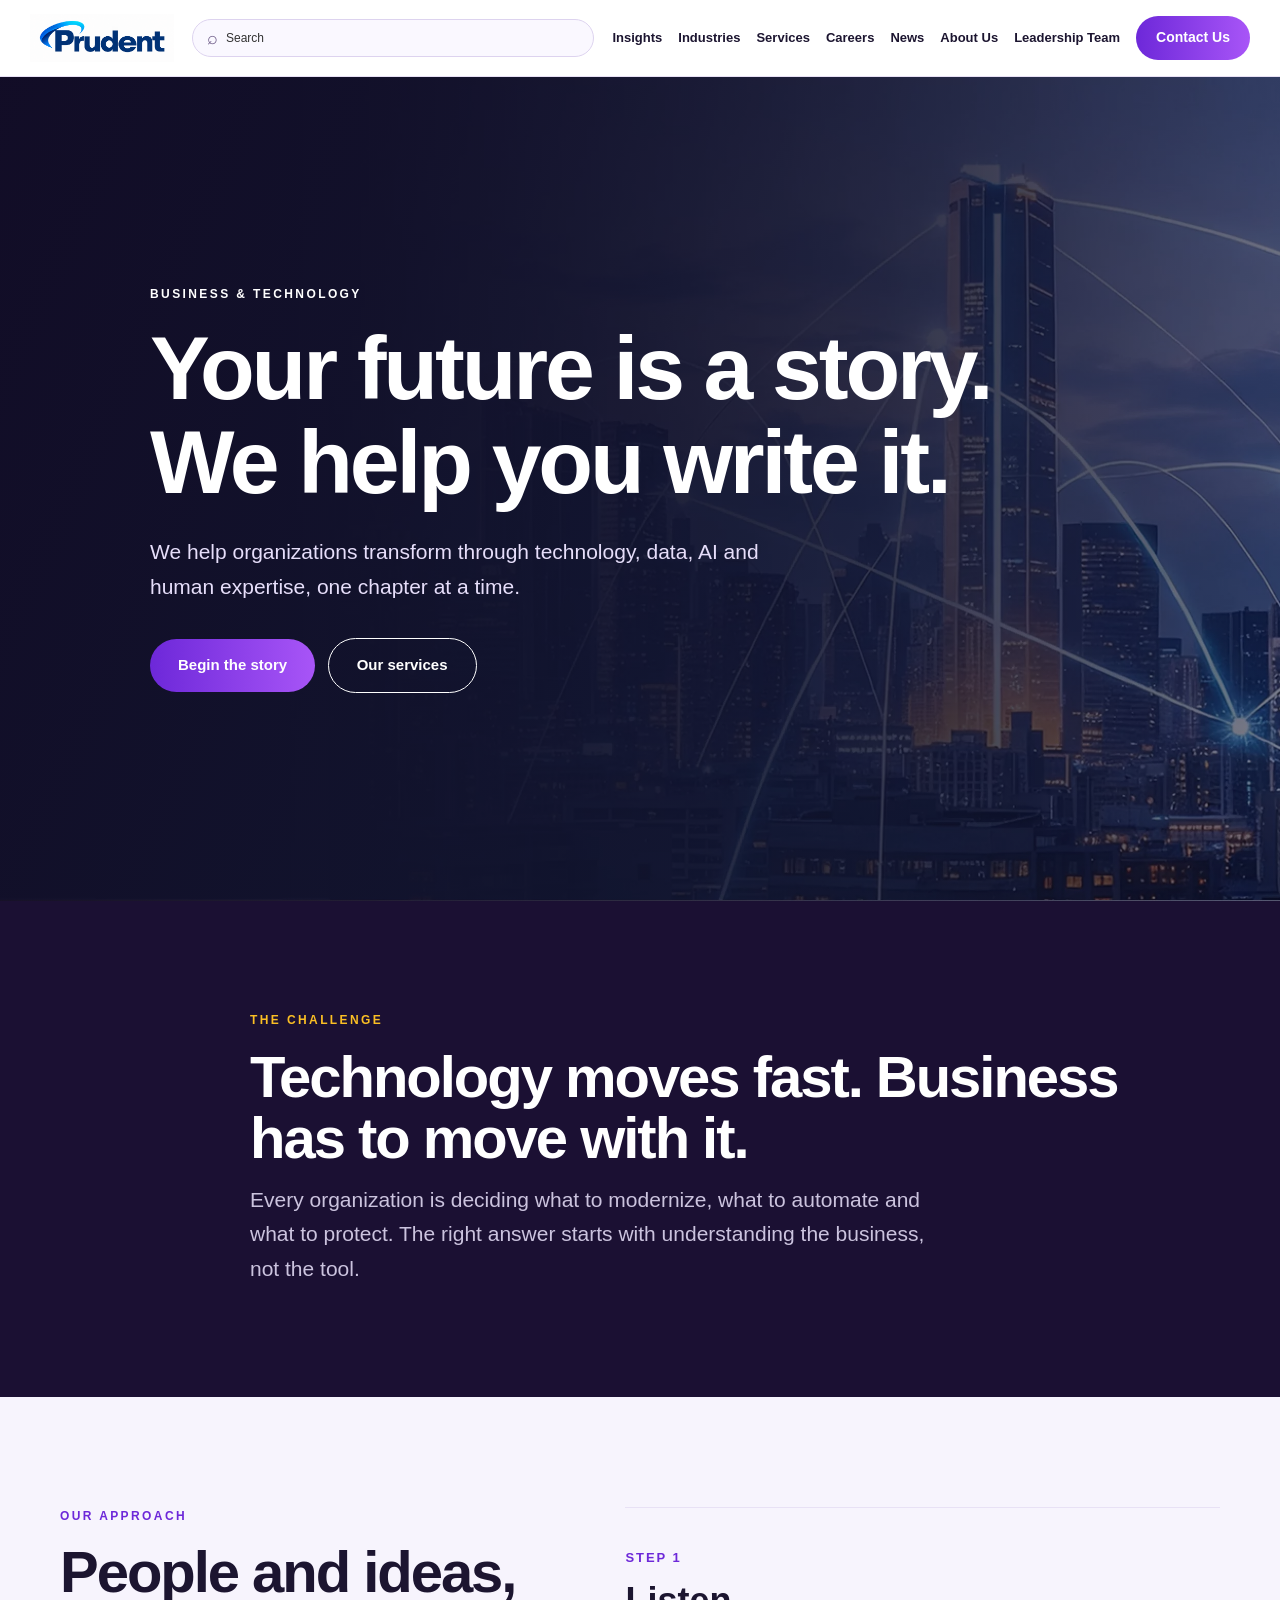
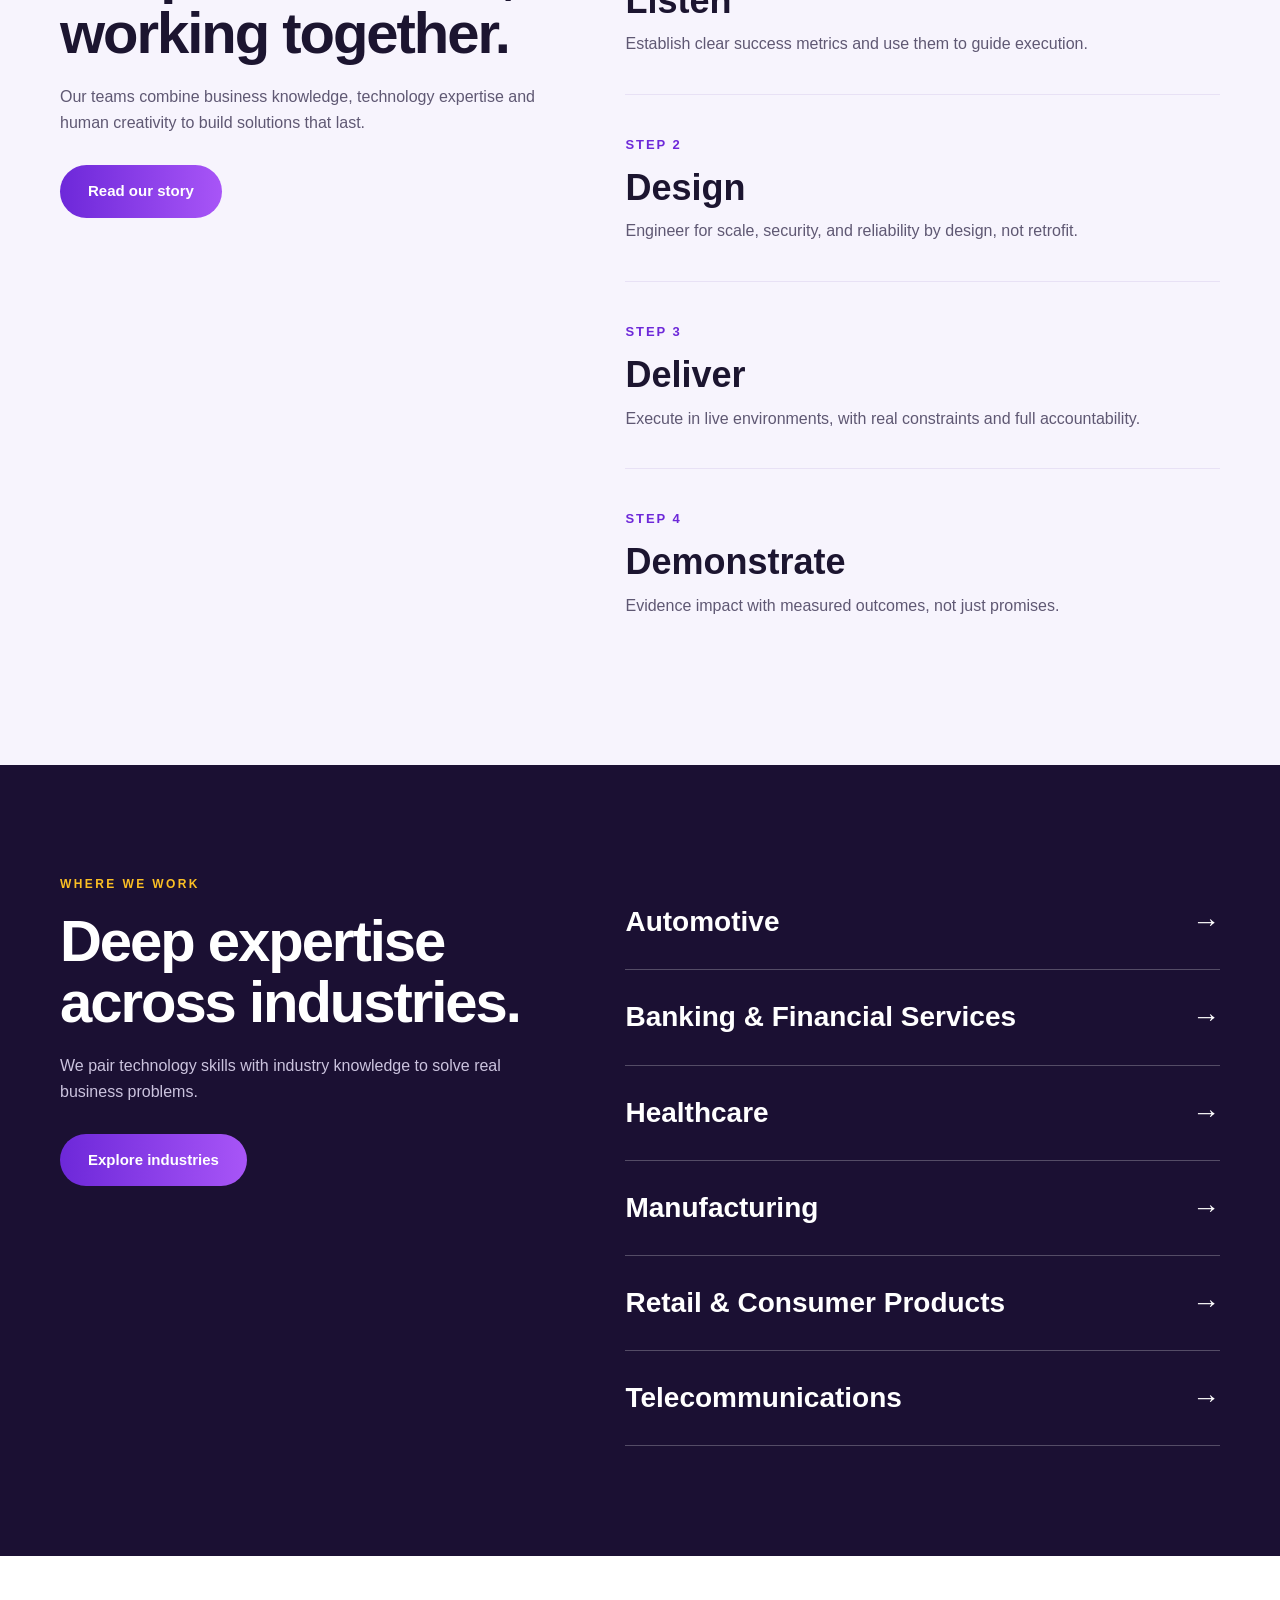
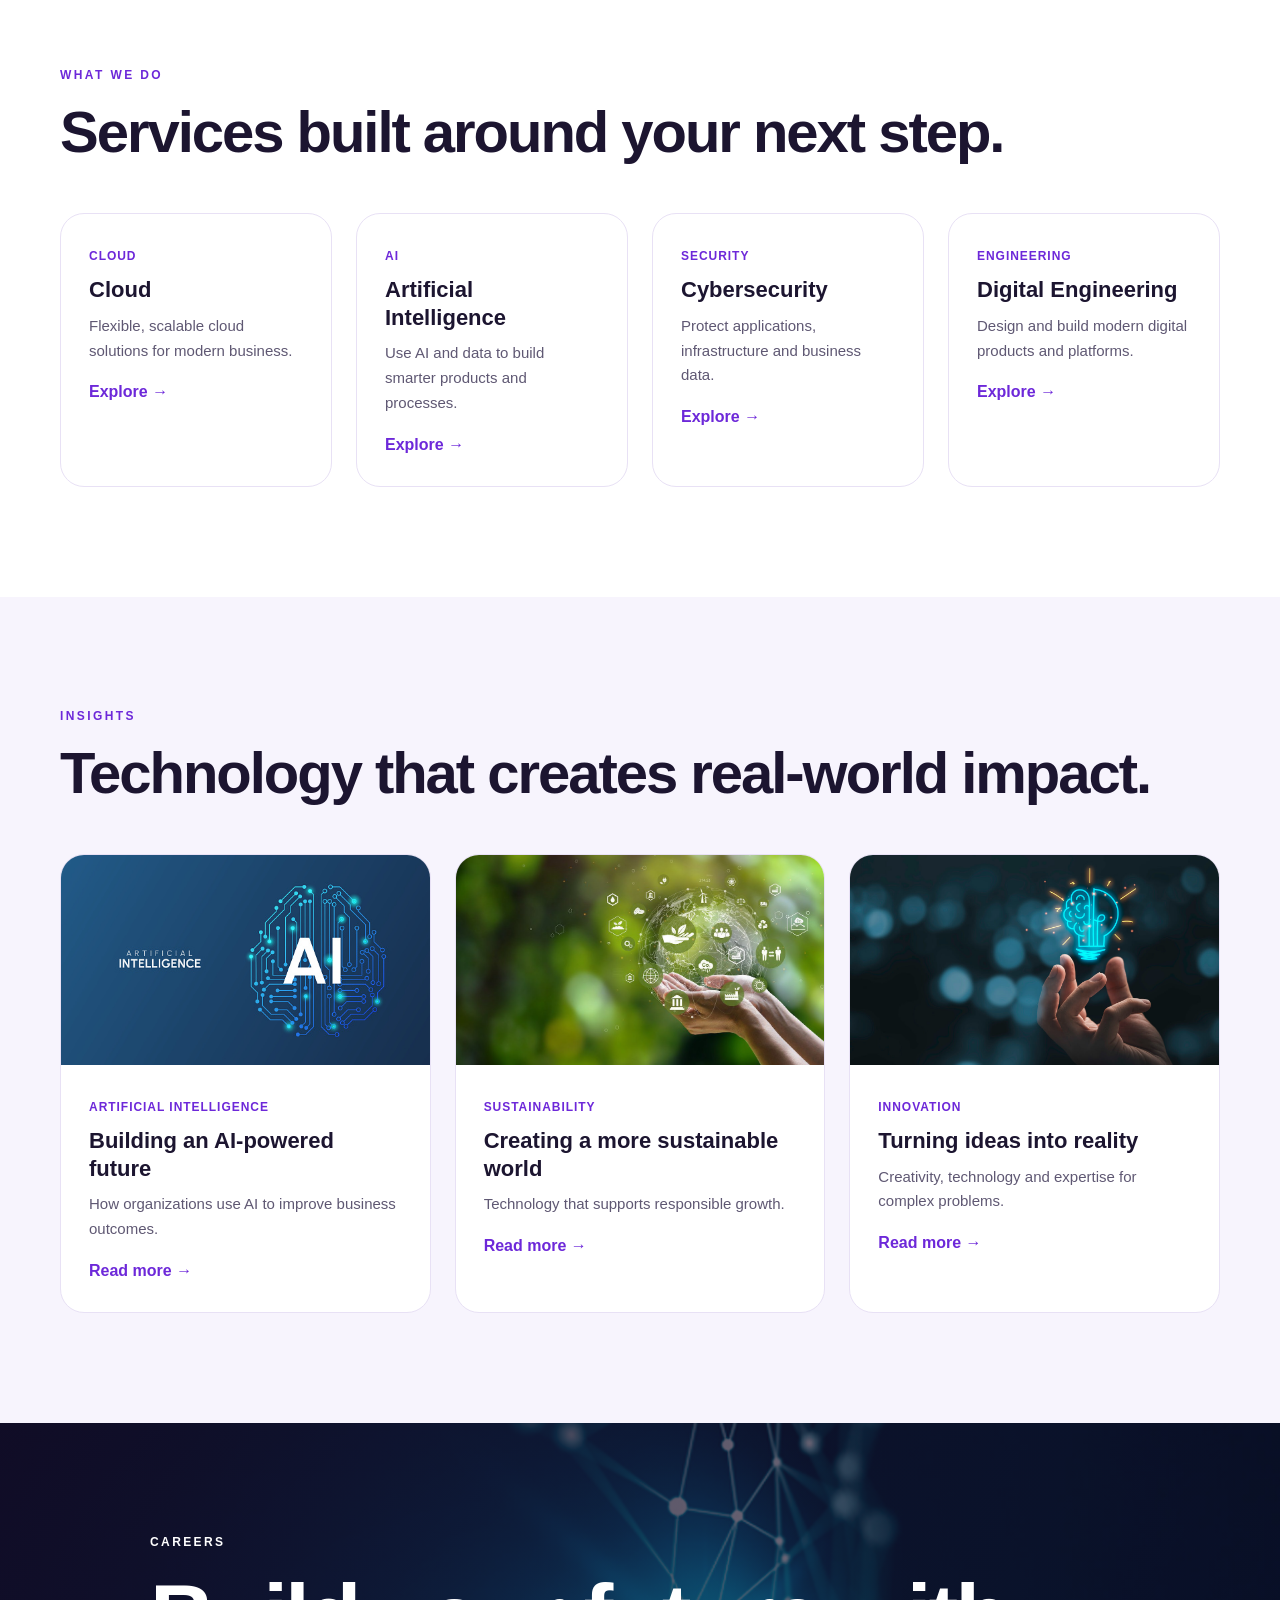
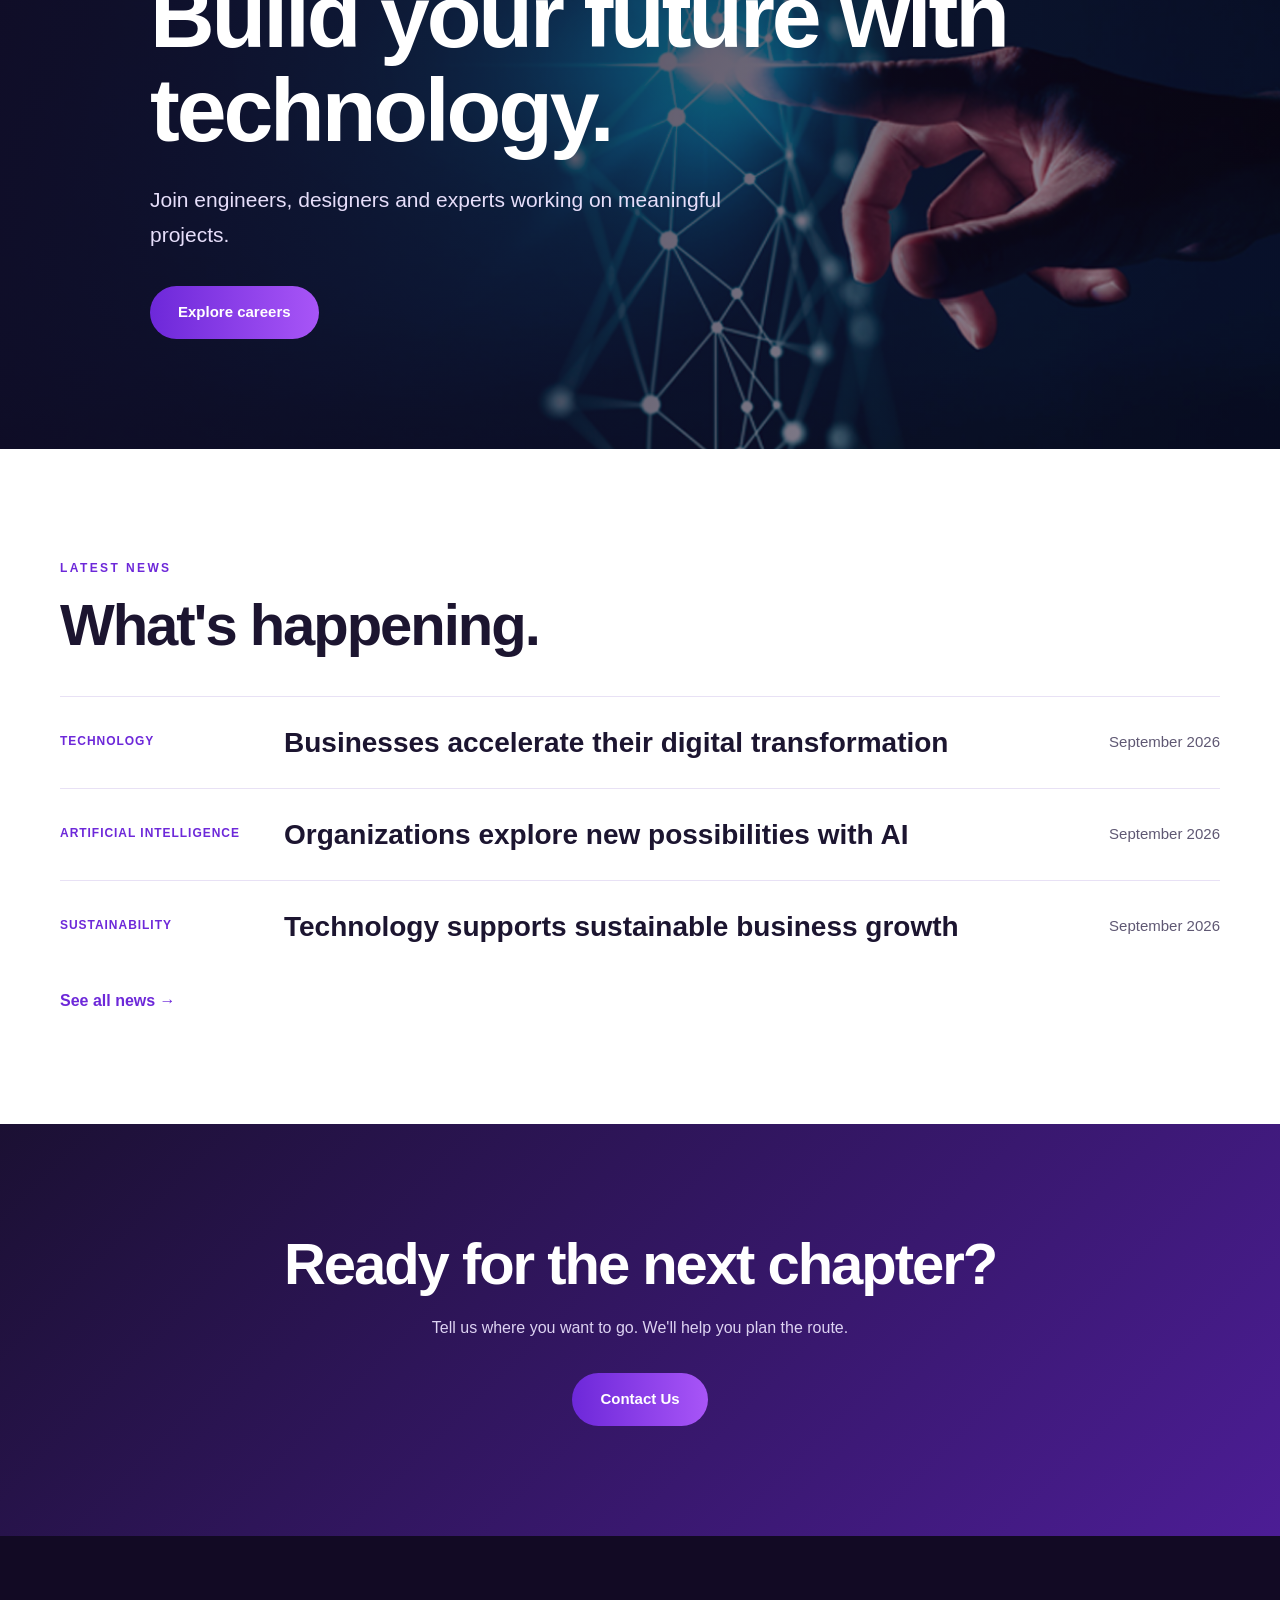
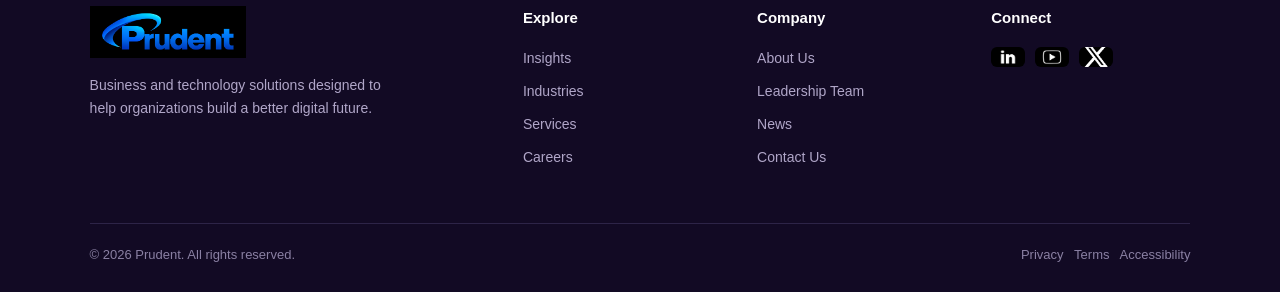
<file: index.html>
<!doctype html>
<html lang="en">
  <head>
    <meta charset="UTF-8" />
    <meta name="viewport" content="width=device-width, initial-scale=1.0" />
    <meta
      name="description"
      content="Prudent provides consulting and technology solutions."
    />
    <title>Prudent | Technology & Consulting</title>
    <link rel="stylesheet" href="style.css" />
    <link rel="icon" type="image/png" href="Images/logo3.png" />
  </head>

  <body>
    
    <input type="checkbox" id="contact-toggle" class="tg" />

    <div class="cd">
      <label for="contact-toggle" class="cd-bg" aria-label="Close"></label>

      <div class="cd-box" role="dialog" aria-labelledby="cd-t">
        <label for="contact-toggle" class="x" aria-label="Close">&times;</label>

        <h2 id="cd-t">Schedule a Consultation</h2>

        <div class="cd-div">&#8595;</div>

        <form action="thank-you.html" method="get">

  <div class="f">
    <label for="cn">Full Name <i>*</i></label>
    <input id="cn" name="name" required autocomplete="name">
  </div>

  <div class="f">
    <label for="cc">Company Name <i>*</i></label>
    <input id="cc" name="company" required autocomplete="organization">
  </div>

  <div class="f">
    <label for="ce">Work Email <i>*</i></label>
    <input id="ce" name="email" type="email" required autocomplete="email">
  </div>

  <div class="f">
    <label for="cp">Phone Number</label>
    <input id="cp" name="phone" type="tel" autocomplete="tel">
  </div>

  <div class="f">
    <label for="cr">Role / Title</label>
    <input id="cr" name="role" autocomplete="organization-title">
  </div>

  <div class="f">
    <label for="cs">Service <i>*</i></label>

    <select id="cs" name="service" required>
      <option value="">--Select Service--</option>
      <option>Digital Transformation</option>
      <option>Cybersecurity Services</option>
      <option>Data &amp; AI Services</option>
      <option>Enterprise Applications</option>
      <option>Technology Staffing</option>
    </select>
  </div>

  <div class="f full">
    <label for="cq">Please explain your requirement in brief</label>
    <textarea id="cq" name="message"></textarea>
  </div>

  <label class="agree full">
    <input type="checkbox" name="sms_consent" value="agreed" required>

    <b>AGREE <i>*</i></b>

    <span>
      By checking the box above, you agree to receive text messages from
      Prudent Technologies and consulting Inc regarding updates, alerts,
      and notifications.
    </span>
  </label>

  <p class="sms full">
    <b>SMS SHARING DISCLOSURE:</b>
    No mobile information will be shared with third parties/affiliates
    for marketing/promotional purposes at any time.
  </p>

  <button class="btn" type="submit">
    Submit
  </button>

</form>
      </div>
    </div>
    <input type="checkbox" id="nav-toggle" class="tg" />

    <header class="sh">
      <div class="sh-in">
        <a class="sh-logo" href="index.html">
          <img src="Images/logo.png" alt="Prudent home" title="Home" />
        </a>

        <form class="sq" action="https://www.google.com/search" method="get" target="_blank" role="search">
    <span class="search-icon">⌕</span>
    <input type="hidden" name="as_sitesearch" value="yourdomain.com">
    <input type="search" name="q" placeholder="Search" aria-label="Search">
</form>
        </form>

        <nav class="sn">
          <a href="insights.html">Insights</a>
          <a href="industries.html">Industries</a>
          <a href="services.html">Services</a>
          <a href="careers.html">Careers</a>
          <a href="news.html">News</a>
          <a href="about-us.html">About Us</a>
          <a href="leadership.html">Leadership Team</a>

          <label for="contact-toggle" class="btn"> Contact Us </label>
        </nav>

        <label for="nav-toggle" class="burger" aria-label="Open menu">
          <i></i>
          <i></i>
          <i></i>
        </label>
      </div>
    </header>

    <main>
      <section class="hero">
        <div class="wrap">
          <span class="eyebrow" style="color: var(--teal)">
            Business &amp; Technology
          </span>

          <h1>Your future is a story. We help you write it.</h1>

          <p class="lead">
            We help organizations transform through technology, data, AI and
            human expertise, one chapter at a time.
          </p>

          <a href="#story" class="btn"> Begin the story </a>

          <a href="services.html" class="btn ghost"> Our services </a>
        </div>
      </section>

      <section class="dark" id="story">
        <div class="wrap chap">
          <div class="no rv">01</div>

          <div class="rv">
            <span class="eyebrow"> The challenge </span>

            <h2>Technology moves fast. Business has to move with it.</h2>

            <p class="big">
              Every organization is deciding what to modernize, what to automate
              and what to protect. The right answer starts with understanding
              the business, not the tool.
            </p>
          </div>
        </div>
      </section>

      <section class="soft">
        <div class="wrap split">
          <div class="stick rv">
            <span class="eyebrow"> Our approach </span>

            <h2>People and ideas, working together.</h2>

            <p>
              Our teams combine business knowledge, technology expertise and
              human creativity to build solutions that last.
            </p>

            <a href="about-us.html" class="btn"> Read our story </a>
          </div>

          <div>
            <div class="step rv">
              <b>STEP 1</b>
              <h3>Listen</h3>
              <p>
                Establish clear success metrics and use them to guide execution.
              </p>
            </div>

            <div class="step rv">
              <b>STEP 2</b>
              <h3>Design</h3>
              <p>
                Engineer for scale, security, and reliability by design, not
                retrofit.
              </p>
            </div>

            <div class="step rv">
              <b>STEP 3</b>
              <h3>Deliver</h3>
              <p>
                Execute in live environments, with real constraints and full
                accountability.
              </p>
            </div>

            <div class="step rv">
              <b>STEP 4</b>
              <h3>Demonstrate</h3>
              <p>Evidence impact with measured outcomes, not just promises.</p>
            </div>
          </div>
        </div>
      </section>

      <section class="dark">
        <div class="wrap split">
          <div class="stick rv">
            <span class="eyebrow"> Where we work </span>

            <h2>Deep expertise across industries.</h2>

            <p>
              We pair technology skills with industry knowledge to solve real
              business problems.
            </p>

            <a href="industries.html" class="btn"> Explore industries </a>
          </div>

          <div class="il rv">
            <a href="industries.html#automotive">
              Automotive
              <span>→</span>
            </a>

            <a href="industries.html#banking">
              Banking &amp; Financial Services
              <span>→</span>
            </a>

            <a href="industries.html#healthcare">
              Healthcare
              <span>→</span>
            </a>

            <a href="industries.html#manufacturing">
              Manufacturing
              <span>→</span>
            </a>

            <a href="industries.html#retail">
              Retail &amp; Consumer Products
              <span>→</span>
            </a>

            <a href="industries.html#telecom">
              Telecommunications
              <span>→</span>
            </a>
          </div>
        </div>
      </section>

      <section>
        <div class="wrap">
          <span class="eyebrow rv"> What we do </span>

          <h2 class="rv">Services built around your next step.</h2>

          <div class="grid g4">
            <a class="card rv" href="services.html#cloud">
              <div class="tx">
                <span class="tag">CLOUD</span>
                <h3>Cloud</h3>
                <p>Flexible, scalable cloud solutions for modern business.</p>
                <span class="more">Explore →</span>
              </div>
            </a>

            <a class="card rv" href="services.html#ai">
              <div class="tx">
                <span class="tag">AI</span>
                <h3>Artificial Intelligence</h3>
                <p>Use AI and data to build smarter products and processes.</p>
                <span class="more">Explore →</span>
              </div>
            </a>

            <a class="card rv" href="services.html#cybersecurity">
              <div class="tx">
                <span class="tag">SECURITY</span>
                <h3>Cybersecurity</h3>
                <p>Protect applications, infrastructure and business data.</p>
                <span class="more">Explore →</span>
              </div>
            </a>

            <a class="card rv" href="services.html#engineering">
              <div class="tx">
                <span class="tag">ENGINEERING</span>
                <h3>Digital Engineering</h3>
                <p>Design and build modern digital products and platforms.</p>
                <span class="more">Explore →</span>
              </div>
            </a>
          </div>
        </div>
      </section>

      <section class="soft">
        <div class="wrap">
          <span class="eyebrow rv"> Insights </span>

          <h2 class="rv">Technology that creates real-world impact.</h2>

          <div class="grid">
            <a class="card rv" href="insights.html#ai">
              <div class="im" style="--bg: url(Images/AI.jpg)"></div>

              <div class="tx">
                <span class="tag"> ARTIFICIAL INTELLIGENCE </span>

                <h3>Building an AI-powered future</h3>

                <p>How organizations use AI to improve business outcomes.</p>

                <span class="more"> Read more → </span>
              </div>
            </a>

            <a class="card rv" href="insights.html#sustainability">
              <div
                class="im"
                style="--bg: url(Images/SUSTAINABILITY.jpg)"
              ></div>

              <div class="tx">
                <span class="tag"> SUSTAINABILITY </span>

                <h3>Creating a more sustainable world</h3>

                <p>Technology that supports responsible growth.</p>

                <span class="more"> Read more → </span>
              </div>
            </a>

            <a class="card rv" href="insights.html#innovation">
              <div class="im" style="--bg: url(Images/INNOVATION.jpg)"></div>

              <div class="tx">
                <span class="tag"> INNOVATION </span>

                <h3>Turning ideas into reality</h3>

                <p>
                  Creativity, technology and expertise for complex problems.
                </p>

                <span class="more"> Read more → </span>
              </div>
            </a>
          </div>
        </div>
      </section>

      
      <section class="hero sm" style="--bg: url(Images/image.jpg)">
        <div class="wrap">
          <span class="eyebrow" style="color: var(--teal)"> Careers </span>

          <h1>Build your future with technology.</h1>

          <p class="lead">
            Join engineers, designers and experts working on meaningful
            projects.
          </p>

          <a href="careers.html" class="btn"> Explore careers </a>
        </div>
      </section>

      <section>
        <div class="wrap">
          <span class="eyebrow rv"> Latest news </span>

          <h2 class="rv">What's happening.</h2>

          <div class="nl" style="margin-top: 40px">
            <a href="news.html#a1" class="rv">
              <span class="tag"> TECHNOLOGY </span>

              <h3>Businesses accelerate their digital transformation</h3>

              <time> September 2026 </time>
            </a>

            <a href="news.html#a2" class="rv">
              <span class="tag"> ARTIFICIAL INTELLIGENCE </span>

              <h3>Organizations explore new possibilities with AI</h3>

              <time> September 2026 </time>
            </a>

            <a href="news.html#a3" class="rv">
              <span class="tag"> SUSTAINABILITY </span>

              <h3>Technology supports sustainable business growth</h3>

              <time> September 2026 </time>
            </a>
          </div>

          <a href="news.html" class="more"> See all news → </a>
        </div>
      </section>

      <section class="cta">
        <div class="wrap">
          <h2 class="rv">Ready for the next chapter?</h2>

          <p>Tell us where you want to go. We'll help you plan the route.</p>

          <label for="contact-toggle" class="btn"> Contact Us </label>
        </div>
      </section>
    </main>

    <footer class="sf">
      <div class="sf-g">
        <div>
          <img src="Images/logo1.png" alt="Prudent" />

          <p>
            Business and technology solutions designed to help organizations
            build a better digital future.
          </p>
        </div>

        <div>
          <h4>Explore</h4>

          <a href="insights.html">Insights</a>
          <a href="industries.html">Industries</a>
          <a href="services.html">Services</a>
          <a href="careers.html">Careers</a>
        </div>

        <div>
          <h4>Company</h4>

          <a href="about-us.html">About Us</a>
          <a href="leadership.html">Leadership Team</a>
          <a href="news.html">News</a>

          <label for="contact-toggle"> Contact Us </label>
        </div>

        <div>
          <h4>Connect</h4>

          <div class="soc">
            <a href="https://www.linkedin.com/company/prudent-technologies-and-consulting-inc/posts/?feedView=all" aria-label="LinkedIn">
              <img src="Images/LinkedIn.jpg" alt="LinkedIn" />
            </a>

            <a href="https://www.youtube.com/@PrudentTechnologiesConsulting" aria-label="YouTube">
              <img src="Images/youtube.jpg" alt="YouTube" />
            </a>

            <a href="https://x.com/Prudent_USA" aria-label="Twitter">
              <img src="Images/twitter.jpg" alt="Twitter" />
            </a>
          </div>
        </div>
      </div>

      <div class="sf-b">
        <span> © 2026 Prudent. All rights reserved. </span>

        <span>
          <a href="privacy.html"> Privacy </a>

          &nbsp; Terms &nbsp; Accessibility
        </span>
      </div>
    </footer>
  </body>
</html>
</file>
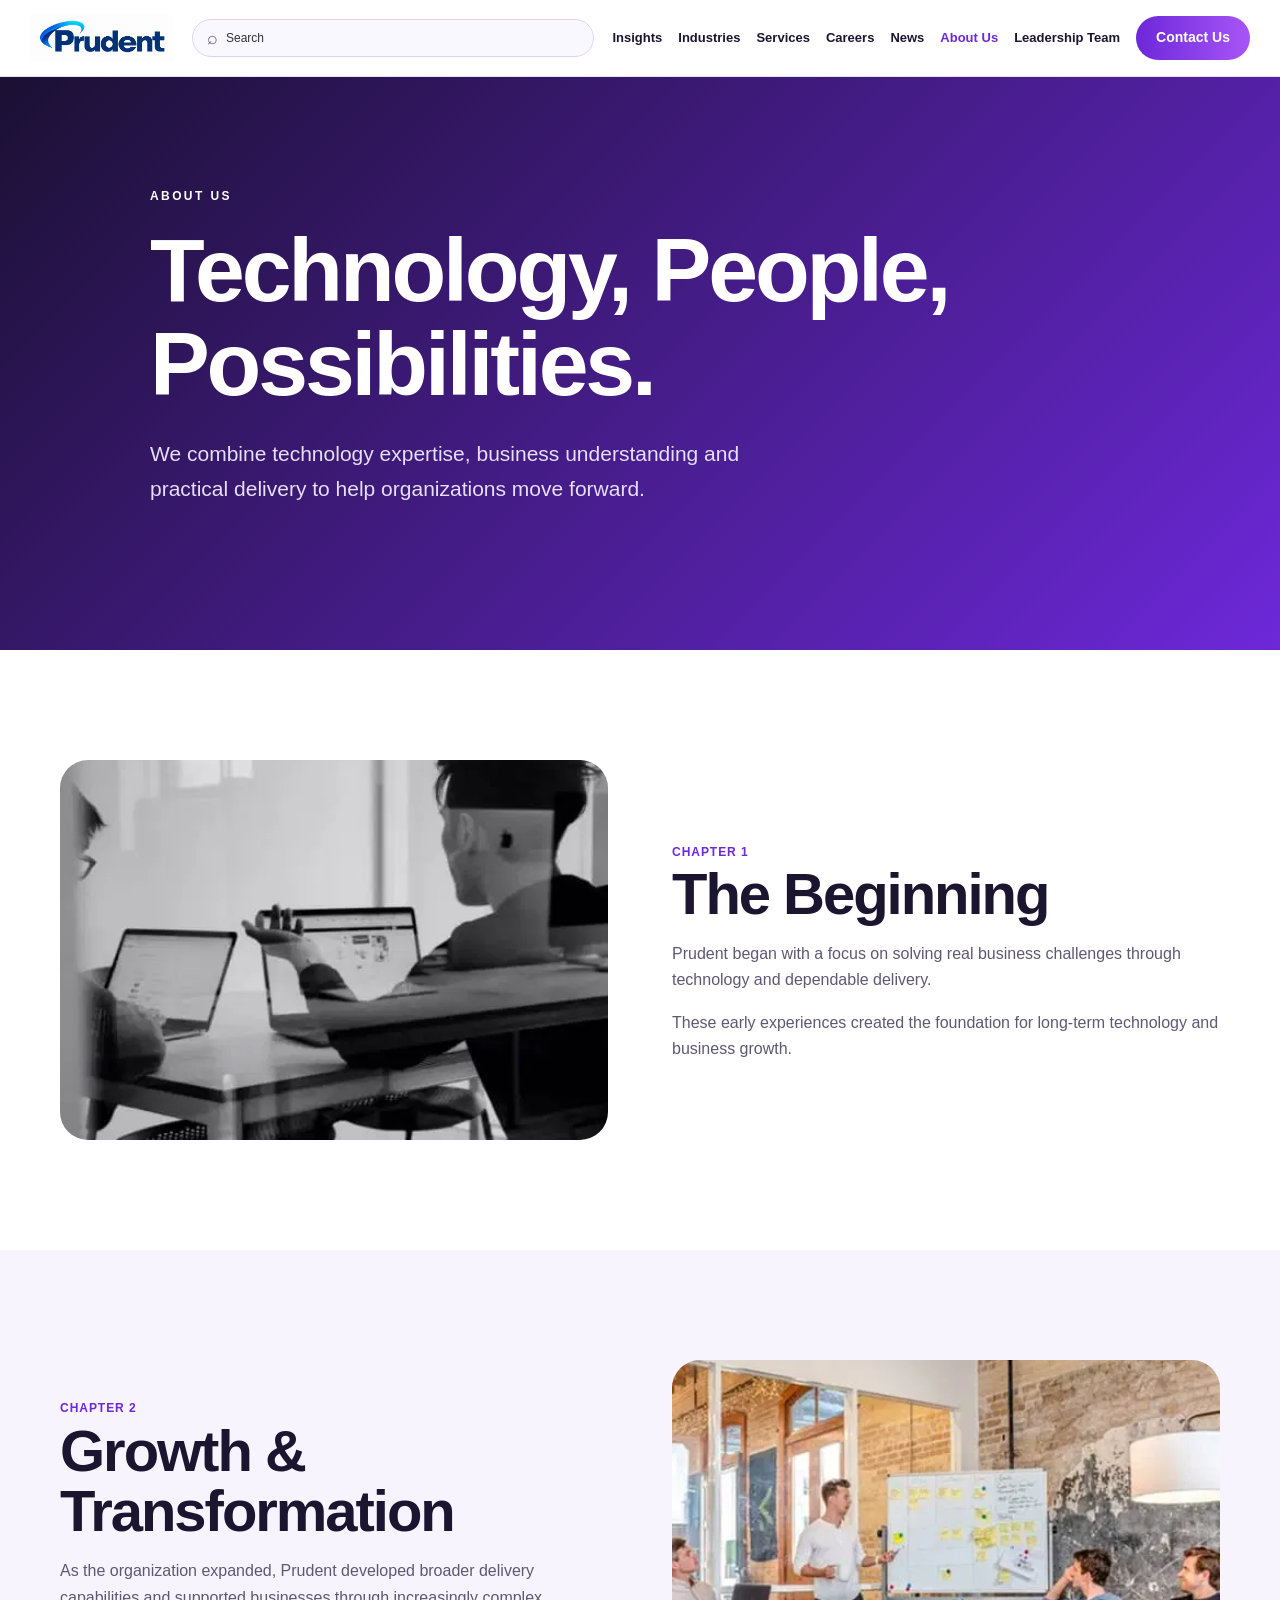
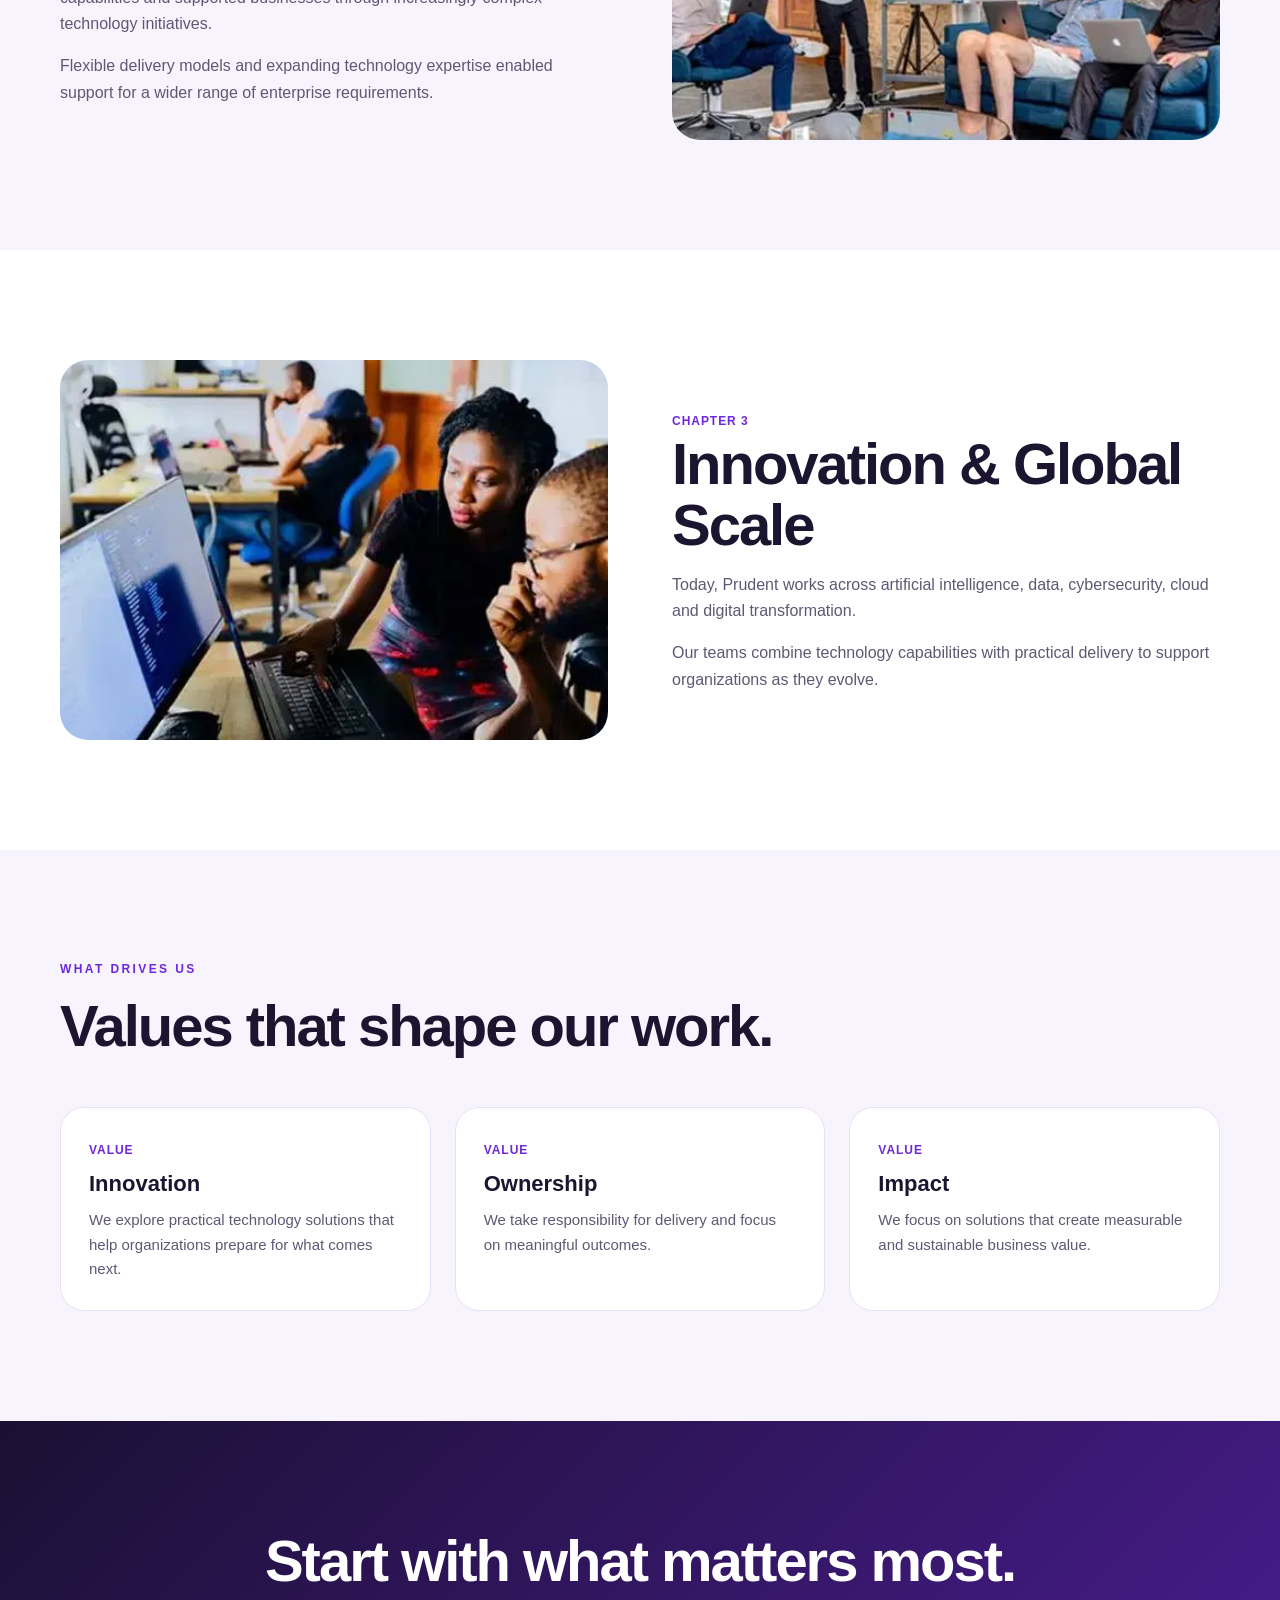
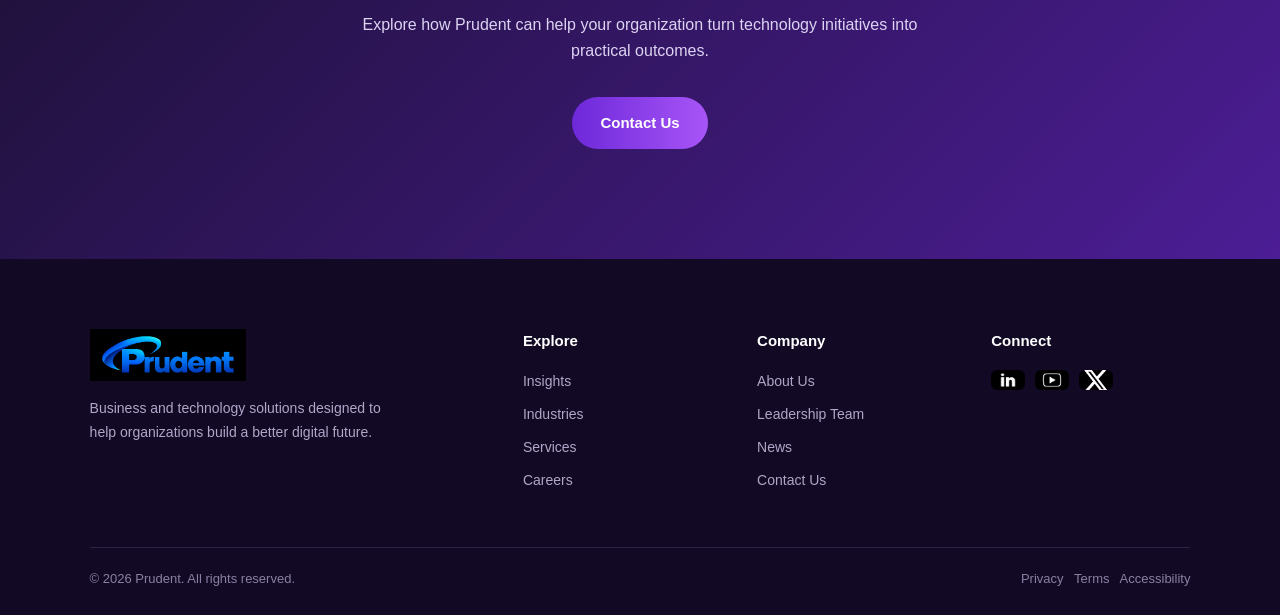
<file: about-us.html>
<!DOCTYPE html>
<html lang="en">

<head>
    <meta charset="UTF-8">
    <meta name="viewport" content="width=device-width, initial-scale=1.0">
    <meta name="description" content="About Prudent.">
    <title>About Us | Prudent</title>

    <link rel="stylesheet" href="style.css">
    <link rel="icon" type="image/png" href="Images/logo3.png">
</head>

<body>

<!-- CONTACT POPUP -->

<input type="checkbox" id="contact-toggle" class="tg">

<div class="cd">

    <label
        for="contact-toggle"
        class="cd-bg"
        aria-label="Close"
    ></label>

    <div
        class="cd-box"
        role="dialog"
        aria-labelledby="cd-t"
    >

        <label
            for="contact-toggle"
            class="x"
            aria-label="Close"
        >
            &times;
        </label>

        <h2 id="cd-t">
            Schedule a Consultation
        </h2>

        <div class="cd-div">
            &#8595;
        </div>
<form action="thank-you.html" method="get">

  <div class="f">
    <label for="cn">Full Name <i>*</i></label>
    <input id="cn" name="name" required autocomplete="name">
  </div>

  <div class="f">
    <label for="cc">Company Name <i>*</i></label>
    <input id="cc" name="company" required autocomplete="organization">
  </div>

  <div class="f">
    <label for="ce">Work Email <i>*</i></label>
    <input id="ce" name="email" type="email" required autocomplete="email">
  </div>

  <div class="f">
    <label for="cp">Phone Number</label>
    <input id="cp" name="phone" type="tel" autocomplete="tel">
  </div>

  <div class="f">
    <label for="cr">Role / Title</label>
    <input id="cr" name="role" autocomplete="organization-title">
  </div>

  <div class="f">
    <label for="cs">Service <i>*</i></label>

    <select id="cs" name="service" required>
      <option value="">--Select Service--</option>
      <option>Digital Transformation</option>
      <option>Cybersecurity Services</option>
      <option>Data &amp; AI Services</option>
      <option>Enterprise Applications</option>
      <option>Technology Staffing</option>
    </select>
  </div>

  <div class="f full">
    <label for="cq">Please explain your requirement in brief</label>
    <textarea id="cq" name="message"></textarea>
  </div>

  <label class="agree full">
    <input type="checkbox" name="sms_consent" value="agreed" required>

    <b>AGREE <i>*</i></b>

    <span>
      By checking the box above, you agree to receive text messages from
      Prudent Technologies and consulting Inc regarding updates, alerts,
      and notifications.
    </span>
  </label>

  <p class="sms full">
    <b>SMS SHARING DISCLOSURE:</b>
    No mobile information will be shared with third parties/affiliates
    for marketing/promotional purposes at any time.
  </p>

  <button class="btn" type="submit">
    Submit
  </button>

</form>

    </div>

</div>


<!-- HEADER -->

<header class="sh">

    <div class="sh-in">


        <!-- LOGO -->

        <a
            class="sh-logo"
            href="index.html"
        >

            <img
                src="Images/logo.png"
                alt="Prudent home"
                title="Home"
            >

        </a>


        <!-- SEARCH -->

        <form class="sq" action="https://www.google.com/search" method="get" target="_blank" role="search">
    <span class="search-icon">⌕</span>
    <input type="hidden" name="as_sitesearch" value="yourdomain.com">
    <input type="search" name="q" placeholder="Search" aria-label="Search">
</form>


        <!-- HAMBURGER CHECKBOX -->

        <input
            type="checkbox"
            id="nav-toggle"
            class="tg"
        >


        <!-- NAVIGATION -->

        <nav class="sn">

            <a href="insights.html">
                Insights
            </a>

            <a href="industries.html">
                Industries
            </a>

            <a href="services.html">
                Services
            </a>

            <a href="careers.html">
                Careers
            </a>

            <a href="news.html">
                News
            </a>

            <a
                href="about-us.html"
                class="on"
            >
                About Us
            </a>

            <a href="leadership.html">
                Leadership Team
            </a>

            <label
                for="contact-toggle"
                class="btn"
            >
                Contact Us
            </label>

        </nav>


        <!-- HAMBURGER -->

        <label
            for="nav-toggle"
            class="burger"
            aria-label="Open menu"
        >

            <i></i>
            <i></i>
            <i></i>

        </label>

    </div>

</header>


<!-- MAIN -->

<main>


    <!-- HERO -->

    <section class="hero sm g">

        <div class="wrap">

            <span
                class="eyebrow"
                style="color:var(--teal)"
            >
                About Us
            </span>

            <h1>
                Technology, People, Possibilities.
            </h1>

            <p class="lead">
                We combine technology expertise, business
                understanding and practical delivery to help
                organizations move forward.
            </p>

        </div>

    </section>


    <!-- CHAPTER 1 -->

    <section>

        <div class="wrap art">

            <div
                class="im rv"
                style="--bg:url(Images/About-The-Begining.jpg)"
            ></div>


            <div class="rv">

                <span class="tag">
                    CHAPTER 1
                </span>

                <h2>
                    The Beginning
                </h2>

                <p>
                    Prudent began with a focus on solving real
                    business challenges through technology and
                    dependable delivery.
                </p>

                <p>
                    These early experiences created the foundation
                    for long-term technology and business growth.
                </p>

            </div>

        </div>

    </section>


    <!-- CHAPTER 2 -->

    <section class="soft">

        <div class="wrap art rev">

            <div
                class="im rv"
                style="--bg:url(Images/About-Mission.jpg)"
            ></div>


            <div class="rv">

                <span class="tag">
                    CHAPTER 2
                </span>

                <h2>
                    Growth &amp; Transformation
                </h2>

                <p>
                    As the organization expanded, Prudent developed
                    broader delivery capabilities and supported
                    businesses through increasingly complex
                    technology initiatives.
                </p>

                <p>
                    Flexible delivery models and expanding
                    technology expertise enabled support for a wider
                    range of enterprise requirements.
                </p>

            </div>

        </div>

    </section>


    <!-- CHAPTER 3 -->

    <section>

        <div class="wrap art">

            <div
                class="im rv"
                style="--bg:url(Images/About-We-are-global.jpg)"
            ></div>


            <div class="rv">

                <span class="tag">
                    CHAPTER 3
                </span>

                <h2>
                    Innovation &amp; Global Scale
                </h2>

                <p>
                    Today, Prudent works across artificial
                    intelligence, data, cybersecurity, cloud and
                    digital transformation.
                </p>

                <p>
                    Our teams combine technology capabilities with
                    practical delivery to support organizations as
                    they evolve.
                </p>

            </div>

        </div>

    </section>


    <!-- VALUES -->

    <section class="soft">

        <div class="wrap">

            <span class="eyebrow rv">
                What drives us
            </span>

            <h2 class="rv">
                Values that shape our work.
            </h2>


            <div class="grid">


                <div class="card rv">

                    <div class="tx">

                        <span class="tag">
                            VALUE
                        </span>

                        <h3>
                            Innovation
                        </h3>

                        <p>
                            We explore practical technology solutions
                            that help organizations prepare for what
                            comes next.
                        </p>

                    </div>

                </div>


                <div class="card rv">

                    <div class="tx">

                        <span class="tag">
                            VALUE
                        </span>

                        <h3>
                            Ownership
                        </h3>

                        <p>
                            We take responsibility for delivery and
                            focus on meaningful outcomes.
                        </p>

                    </div>

                </div>


                <div class="card rv">

                    <div class="tx">

                        <span class="tag">
                            VALUE
                        </span>

                        <h3>
                            Impact
                        </h3>

                        <p>
                            We focus on solutions that create
                            measurable and sustainable business
                            value.
                        </p>

                    </div>

                </div>


            </div>

        </div>

    </section>


    <!-- CTA -->

    <section class="cta">

        <div class="wrap">

            <h2 class="rv">
                Start with what matters most.
            </h2>

            <p>
                Explore how Prudent can help your organization
                turn technology initiatives into practical outcomes.
            </p>

            <label
                for="contact-toggle"
                class="btn"
            >
                Contact Us
            </label>

        </div>

    </section>


</main>


<!-- FOOTER -->

<footer class="sf">

    <div class="sf-g">


        <!-- FOOTER ABOUT -->

        <div>

            <img
                src="Images/logo1.png"
                alt="Prudent"
            >

            <p>
                Business and technology solutions designed to help
                organizations build a better digital future.
            </p>

        </div>


        <!-- EXPLORE -->

        <div>

            <h4>
                Explore
            </h4>

            <a href="insights.html">
                Insights
            </a>

            <a href="industries.html">
                Industries
            </a>

            <a href="services.html">
                Services
            </a>


            <a href="careers.html">
                Careers
            </a>

        </div>


        <!-- COMPANY -->

        <div>

            <h4>
                Company
            </h4>

            <a href="about-us.html">
                About Us
            </a>

            <a href="leadership.html">
                Leadership Team
            </a>

            <a href="news.html">
                News
            </a>

            <label for="contact-toggle">
                Contact Us
            </label>

        </div>


        <!-- CONNECT -->

        <div>

            <h4>
                Connect
            </h4>

            <div class="soc">
            <a href="https://www.linkedin.com/company/prudent-technologies-and-consulting-inc/posts/?feedView=all" aria-label="LinkedIn">
              <img src="Images/LinkedIn.jpg" alt="LinkedIn" />
            </a>

            <a href="https://www.youtube.com/@PrudentTechnologiesConsulting" aria-label="YouTube">
              <img src="Images/youtube.jpg" alt="YouTube" />
            </a>

            <a href="https://x.com/Prudent_USA" aria-label="Twitter">
              <img src="Images/twitter.jpg" alt="Twitter" />
            </a>
          </div>
        </div>
      </div>



    <!-- FOOTER BOTTOM -->

    <div class="sf-b">

        <span>
            © 2026 Prudent. All rights reserved.
        </span>

        <span>

            <a href="privacy.html">
                Privacy
            </a>

            &nbsp;

            Terms

            &nbsp;

            Accessibility

        </span>

    </div>

</footer>


</body>
</html>
</file>
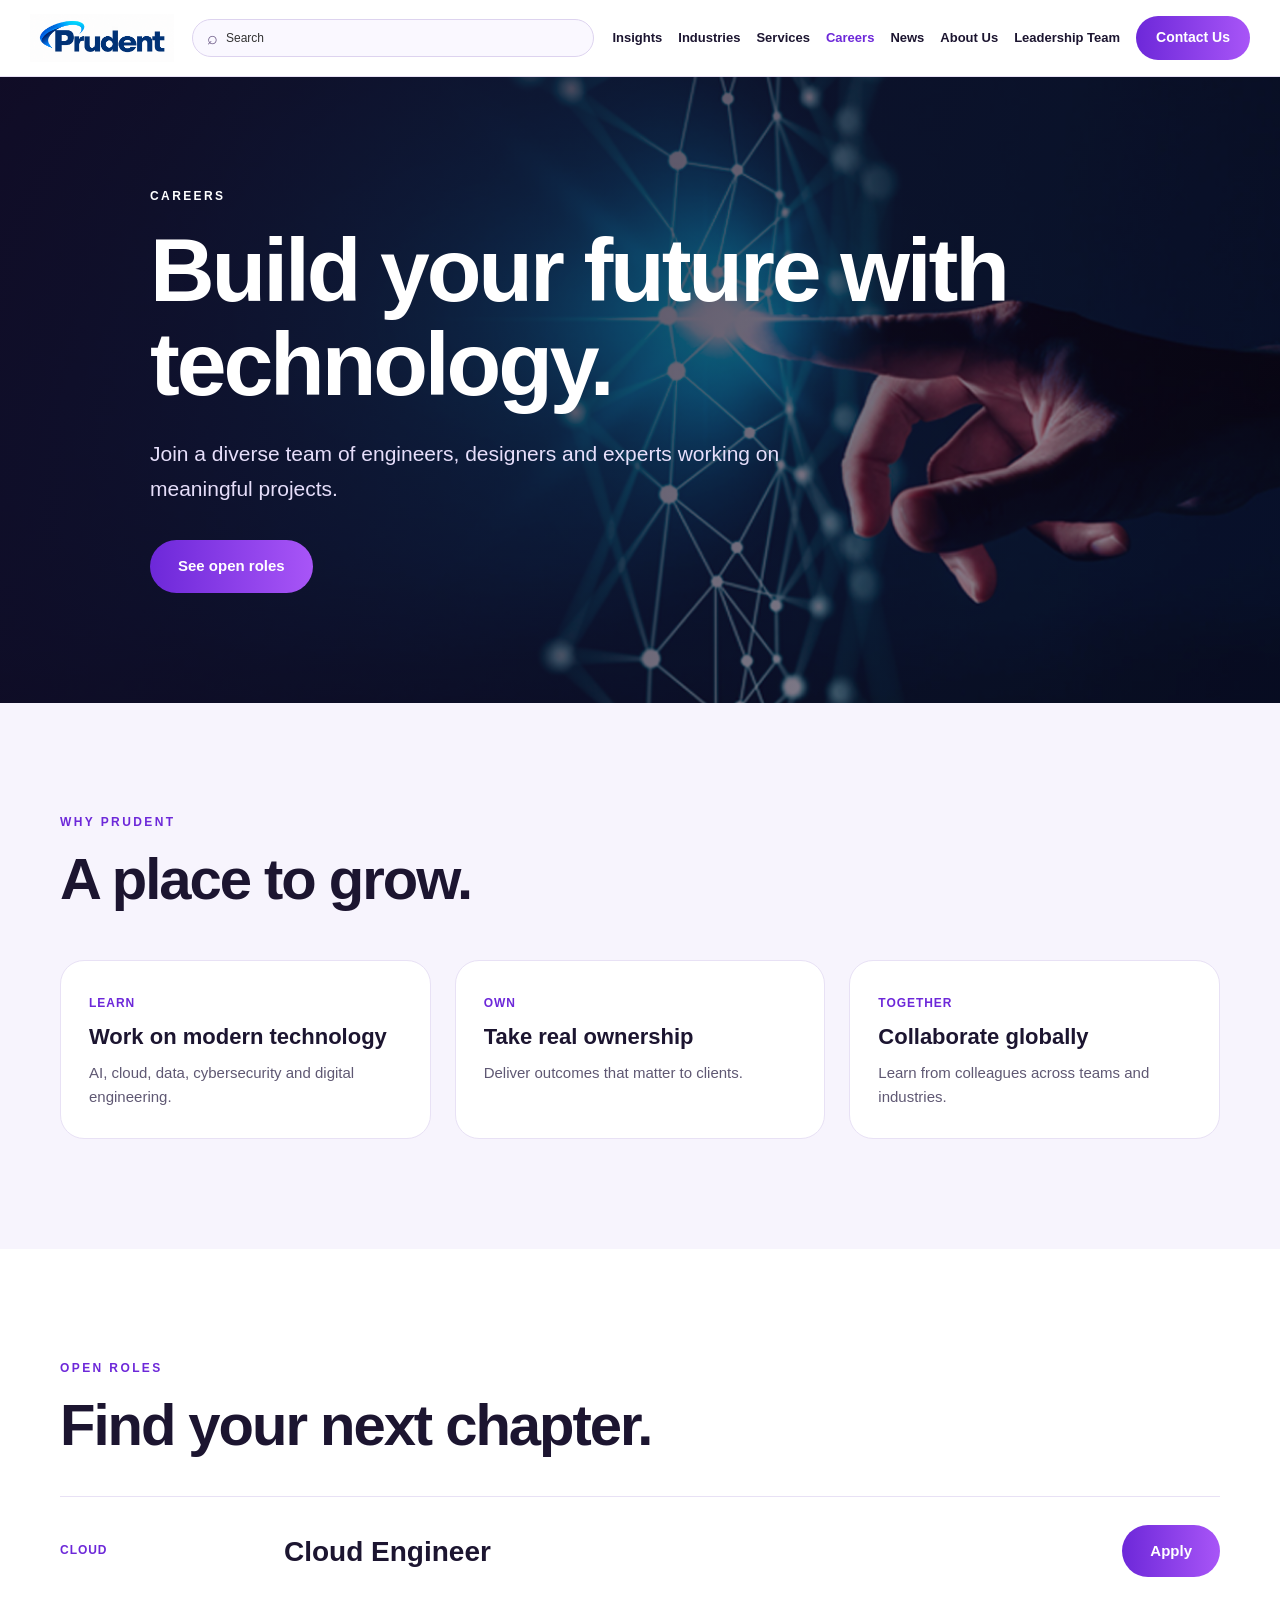
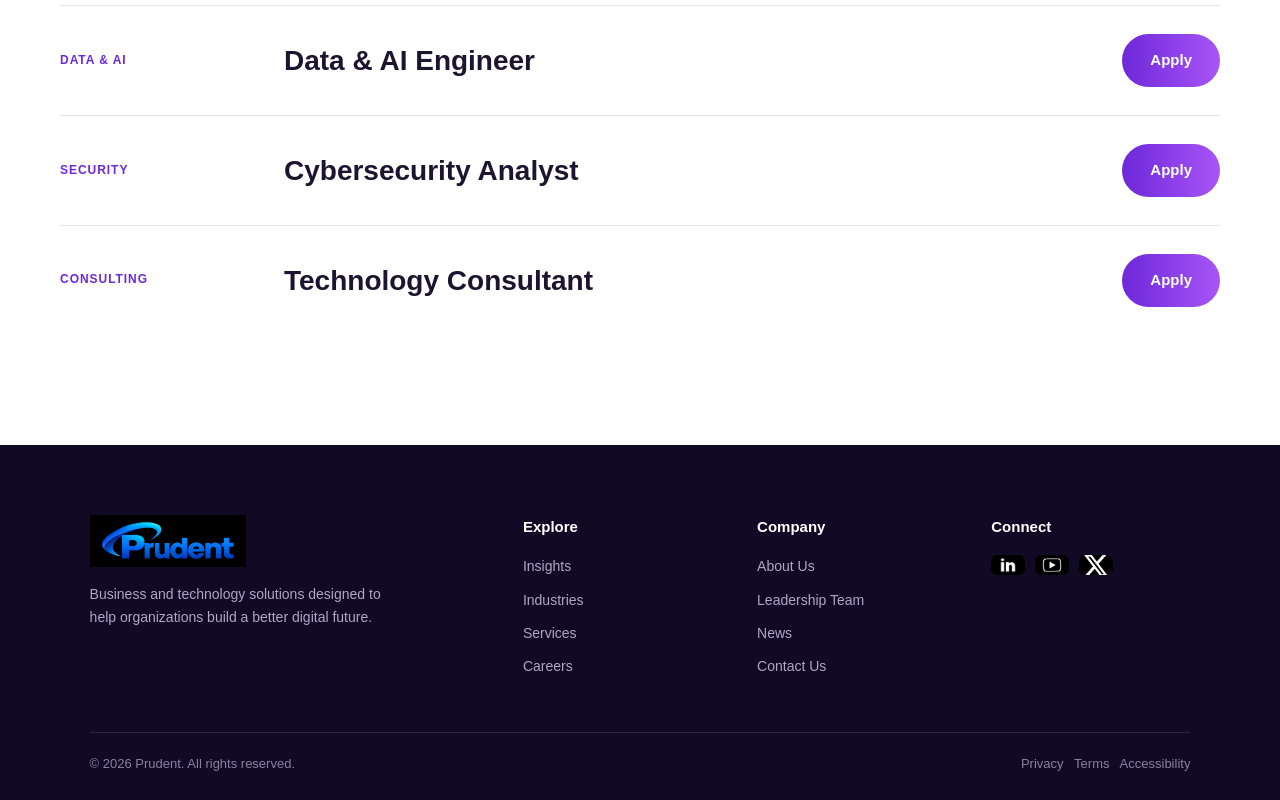
<file: careers.html>
<!DOCTYPE html>
<html lang="en">

<head>
    <meta charset="UTF-8">
    <meta name="viewport" content="width=device-width, initial-scale=1.0">
    <meta name="description" content="Careers at Prudent.">
    <title>Careers | Prudent</title>
    <link rel="stylesheet" href="style.css">
    <link rel="icon" type="image/png" href="Images/logo3.png">
</head>

<body>

    <input type="checkbox" id="contact-toggle" class="tg">

    <div class="cd">

        <label for="contact-toggle"
               class="cd-bg"
               aria-label="Close"></label>

        <div class="cd-box"
             role="dialog"
             aria-labelledby="cd-t">

            <label for="contact-toggle"
                   class="x"
                   aria-label="Close">
                &times;
            </label>

            <h2 id="cd-t">
                Schedule a Consultation
            </h2>

            <div class="cd-div">
                &#8595;
            </div>

<form action="thank-you.html" method="get">

  <div class="f">
    <label for="cn">Full Name <i>*</i></label>
    <input id="cn" name="name" required autocomplete="name">
  </div>

  <div class="f">
    <label for="cc">Company Name <i>*</i></label>
    <input id="cc" name="company" required autocomplete="organization">
  </div>

  <div class="f">
    <label for="ce">Work Email <i>*</i></label>
    <input id="ce" name="email" type="email" required autocomplete="email">
  </div>

  <div class="f">
    <label for="cp">Phone Number</label>
    <input id="cp" name="phone" type="tel" autocomplete="tel">
  </div>

  <div class="f">
    <label for="cr">Role / Title</label>
    <input id="cr" name="role" autocomplete="organization-title">
  </div>

  <div class="f">
    <label for="cs">Service <i>*</i></label>

    <select id="cs" name="service" required>
      <option value="">--Select Service--</option>
      <option>Digital Transformation</option>
      <option>Cybersecurity Services</option>
      <option>Data &amp; AI Services</option>
      <option>Enterprise Applications</option>
      <option>Technology Staffing</option>
    </select>
  </div>

  <div class="f full">
    <label for="cq">Please explain your requirement in brief</label>
    <textarea id="cq" name="message"></textarea>
  </div>

  <label class="agree full">
    <input type="checkbox" name="sms_consent" value="agreed" required>

    <b>AGREE <i>*</i></b>

    <span>
      By checking the box above, you agree to receive text messages from
      Prudent Technologies and consulting Inc regarding updates, alerts,
      and notifications.
    </span>
  </label>

  <p class="sms full">
    <b>SMS SHARING DISCLOSURE:</b>
    No mobile information will be shared with third parties/affiliates
    for marketing/promotional purposes at any time.
  </p>

  <button class="btn" type="submit">
    Submit
  </button>

</form>        </div>

    </div>


    <header class="sh">

        <div class="sh-in">

            <a class="sh-logo"
               href="index.html">

                <img src="Images/logo.png"
                     alt="Prudent home"
                     title="Home">

            </a>


            <form class="sq" action="https://www.google.com/search" method="get" target="_blank" role="search">
    <span class="search-icon">⌕</span>
    <input type="hidden" name="as_sitesearch" value="yourdomain.com">
    <input type="search" name="q" placeholder="Search" aria-label="Search">
</form>

            <input type="checkbox"
                   id="nav-toggle"
                   class="tg">


            <nav class="sn">

                <a href="insights.html">
                    Insights
                </a>

                <a href="industries.html">
                    Industries
                </a>

                <a href="services.html">
                    Services
                </a>


                <a href="careers.html"
                   class="on">
                    Careers
                </a>

                <a href="news.html">
                    News
                </a>

                <a href="about-us.html">
                    About Us
                </a>

                <a href="leadership.html">
                    Leadership Team
                </a>

                <label for="contact-toggle"
                       class="btn">

                    Contact Us

                </label>

            </nav>


            <label for="nav-toggle"
                   class="burger"
                   aria-label="Open menu">

                <i></i>
                <i></i>
                <i></i>

            </label>

        </div>

    </header>


    <main>


        <section class="hero sm"
                 style="--bg:url(Images/image.jpg)">

            <div class="wrap">

                <span class="eyebrow"
                      style="color:var(--teal)">

                    Careers

                </span>


                <h1>
                    Build your future with technology.
                </h1>


                <p class="lead">
                    Join a diverse team of engineers, designers and experts working on meaningful projects.
                </p>


                <a href="#roles"
                   class="btn">

                    See open roles

                </a>

            </div>

        </section>


        <section class="soft">

            <div class="wrap">

                <span class="eyebrow rv">
                    Why Prudent
                </span>


                <h2 class="rv">
                    A place to grow.
                </h2>


                <div class="grid">


                    <div class="card rv">

                        <div class="tx">

                            <span class="tag">
                                LEARN
                            </span>

                            <h3>
                                Work on modern technology
                            </h3>

                            <p>
                                AI, cloud, data, cybersecurity and digital engineering.
                            </p>

                        </div>

                    </div>


                    <div class="card rv">

                        <div class="tx">

                            <span class="tag">
                                OWN
                            </span>

                            <h3>
                                Take real ownership
                            </h3>

                            <p>
                                Deliver outcomes that matter to clients.
                            </p>

                        </div>

                    </div>


                    <div class="card rv">

                        <div class="tx">

                            <span class="tag">
                                TOGETHER
                            </span>

                            <h3>
                                Collaborate globally
                            </h3>

                            <p>
                                Learn from colleagues across teams and industries.
                            </p>

                        </div>

                    </div>


                </div>

            </div>

        </section>


        <section id="roles">

            <div class="wrap">

                <span class="eyebrow rv">
                    Open roles
                </span>


                <h2 class="rv">
                    Find your next chapter.
                </h2>


                <div class="nl"
                     style="margin-top:40px">


                    <div class="rv">

                        <span class="tag">
                            CLOUD
                        </span>

                        <h3>
                            Cloud Engineer
                        </h3>

                        <label for="contact-toggle"
                               class="btn">

                            Apply

                        </label>

                    </div>


                    <div class="rv">

                        <span class="tag">
                            DATA &amp; AI
                        </span>

                        <h3>
                            Data &amp; AI Engineer
                        </h3>

                        <label for="contact-toggle"
                               class="btn">

                            Apply

                        </label>

                    </div>


                    <div class="rv">

                        <span class="tag">
                            SECURITY
                        </span>

                        <h3>
                            Cybersecurity Analyst
                        </h3>

                        <label for="contact-toggle"
                               class="btn">

                            Apply

                        </label>

                    </div>


                    <div class="rv">

                        <span class="tag">
                            CONSULTING
                        </span>

                        <h3>
                            Technology Consultant
                        </h3>

                        <label for="contact-toggle"
                               class="btn">

                            Apply

                        </label>

                    </div>


                </div>

            </div>

        </section>

    </main>


    <footer class="sf">

        <div class="sf-g">


            <div>

                <img src="Images/logo1.png"
                     alt="Prudent">

                <p>
                    Business and technology solutions designed to help organizations build a better digital future.
                </p>

            </div>


            <div>

                <h4>
                    Explore
                </h4>

                <a href="insights.html">
                    Insights
                </a>

                <a href="industries.html">
                    Industries
                </a>

                <a href="services.html">
                    Services
                </a>


                <a href="careers.html">
                    Careers
                </a>

            </div>


            <div>

                <h4>
                    Company
                </h4>

                <a href="about-us.html">
                    About Us
                </a>

                <a href="leadership.html">
                    Leadership Team
                </a>

                <a href="news.html">
                    News
                </a>

                <label for="contact-toggle">
                    Contact Us
                </label>

            </div>


            <div>

                <h4>
                    Connect
                </h4>


                <div class="soc">
            <a href="https://www.linkedin.com/company/prudent-technologies-and-consulting-inc/posts/?feedView=all" aria-label="LinkedIn">
              <img src="Images/LinkedIn.jpg" alt="LinkedIn" />
            </a>

            <a href="https://www.youtube.com/@PrudentTechnologiesConsulting" aria-label="YouTube">
              <img src="Images/youtube.jpg" alt="YouTube" />
            </a>

            <a href="https://x.com/Prudent_USA" aria-label="Twitter">
              <img src="Images/twitter.jpg" alt="Twitter" />
            </a>
          </div>
        </div>
      </div>



        <div class="sf-b">

            <span>
                © 2026 Prudent. All rights reserved.
            </span>


            <span>

                <a href="privacy.html">
                    Privacy
                </a>

                &nbsp;

                Terms

                &nbsp;

                Accessibility

            </span>

        </div>

    </footer>


</body>

</html>
</file>
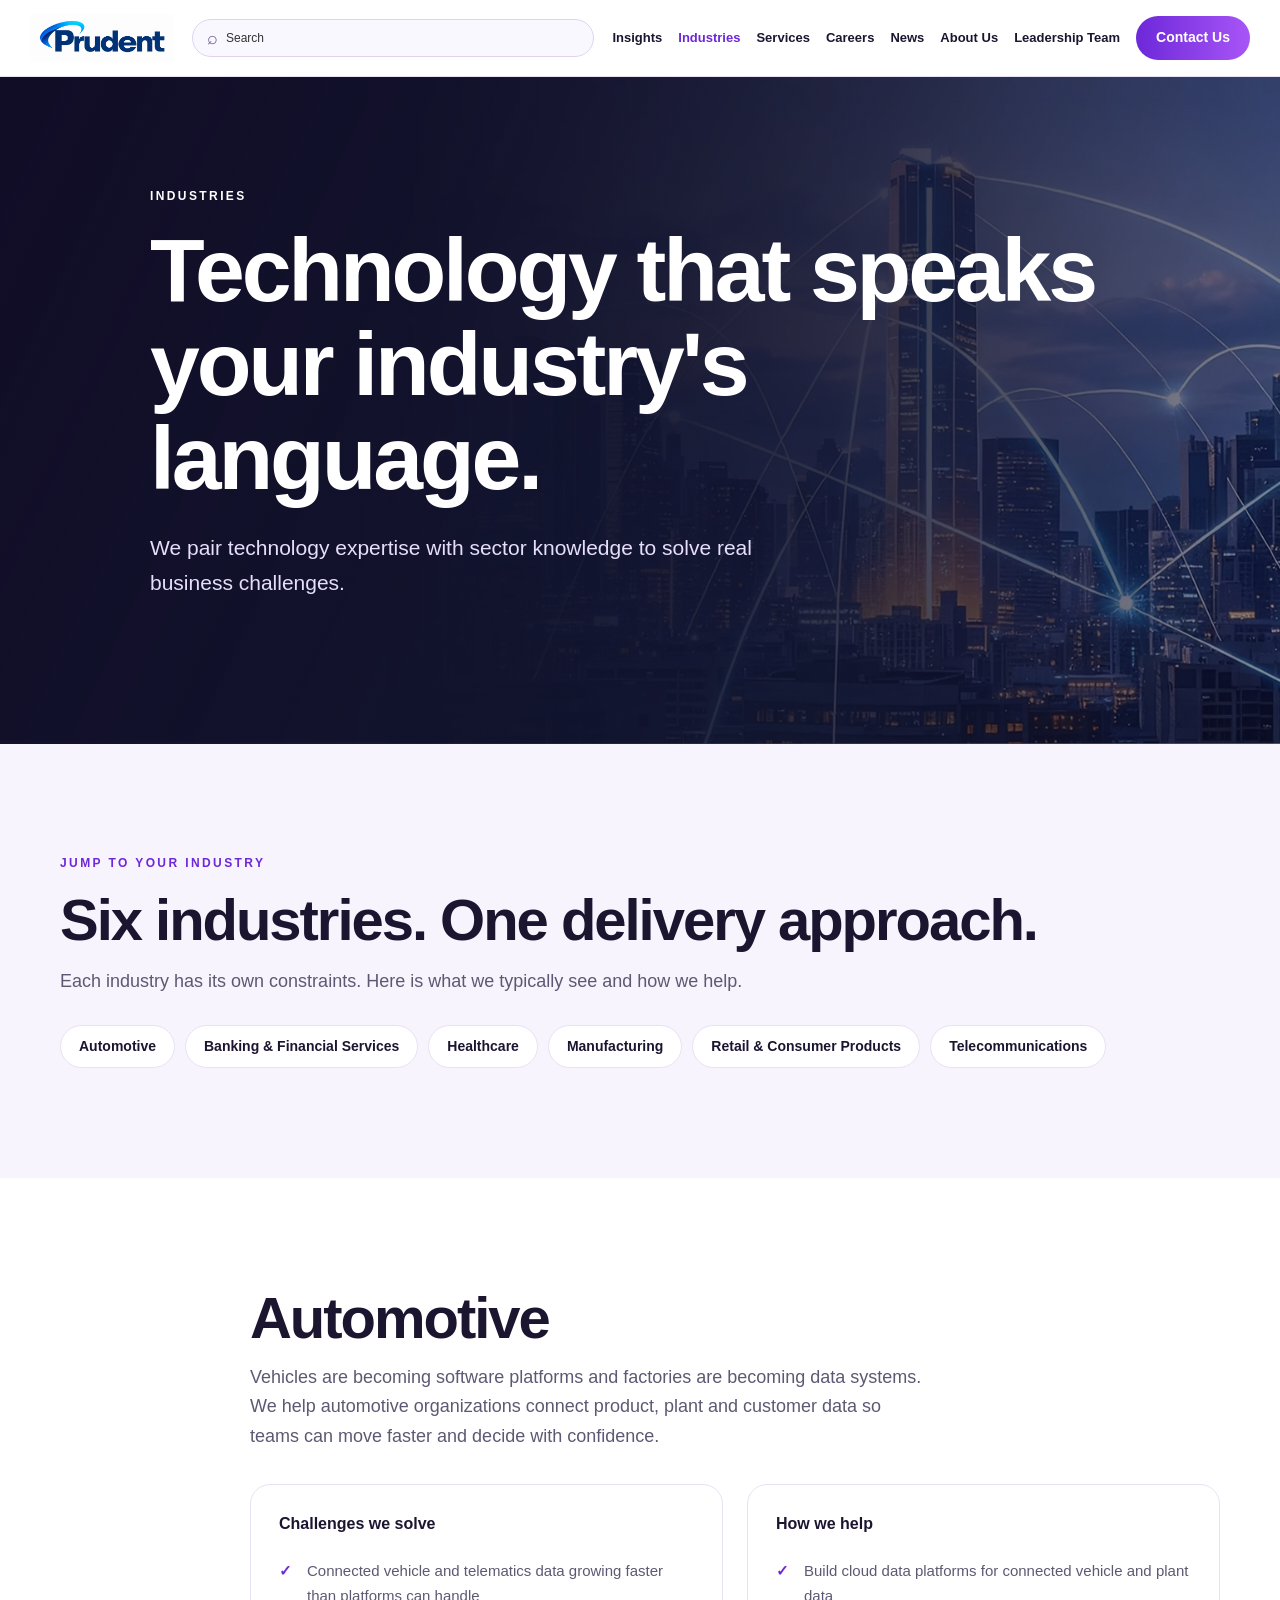
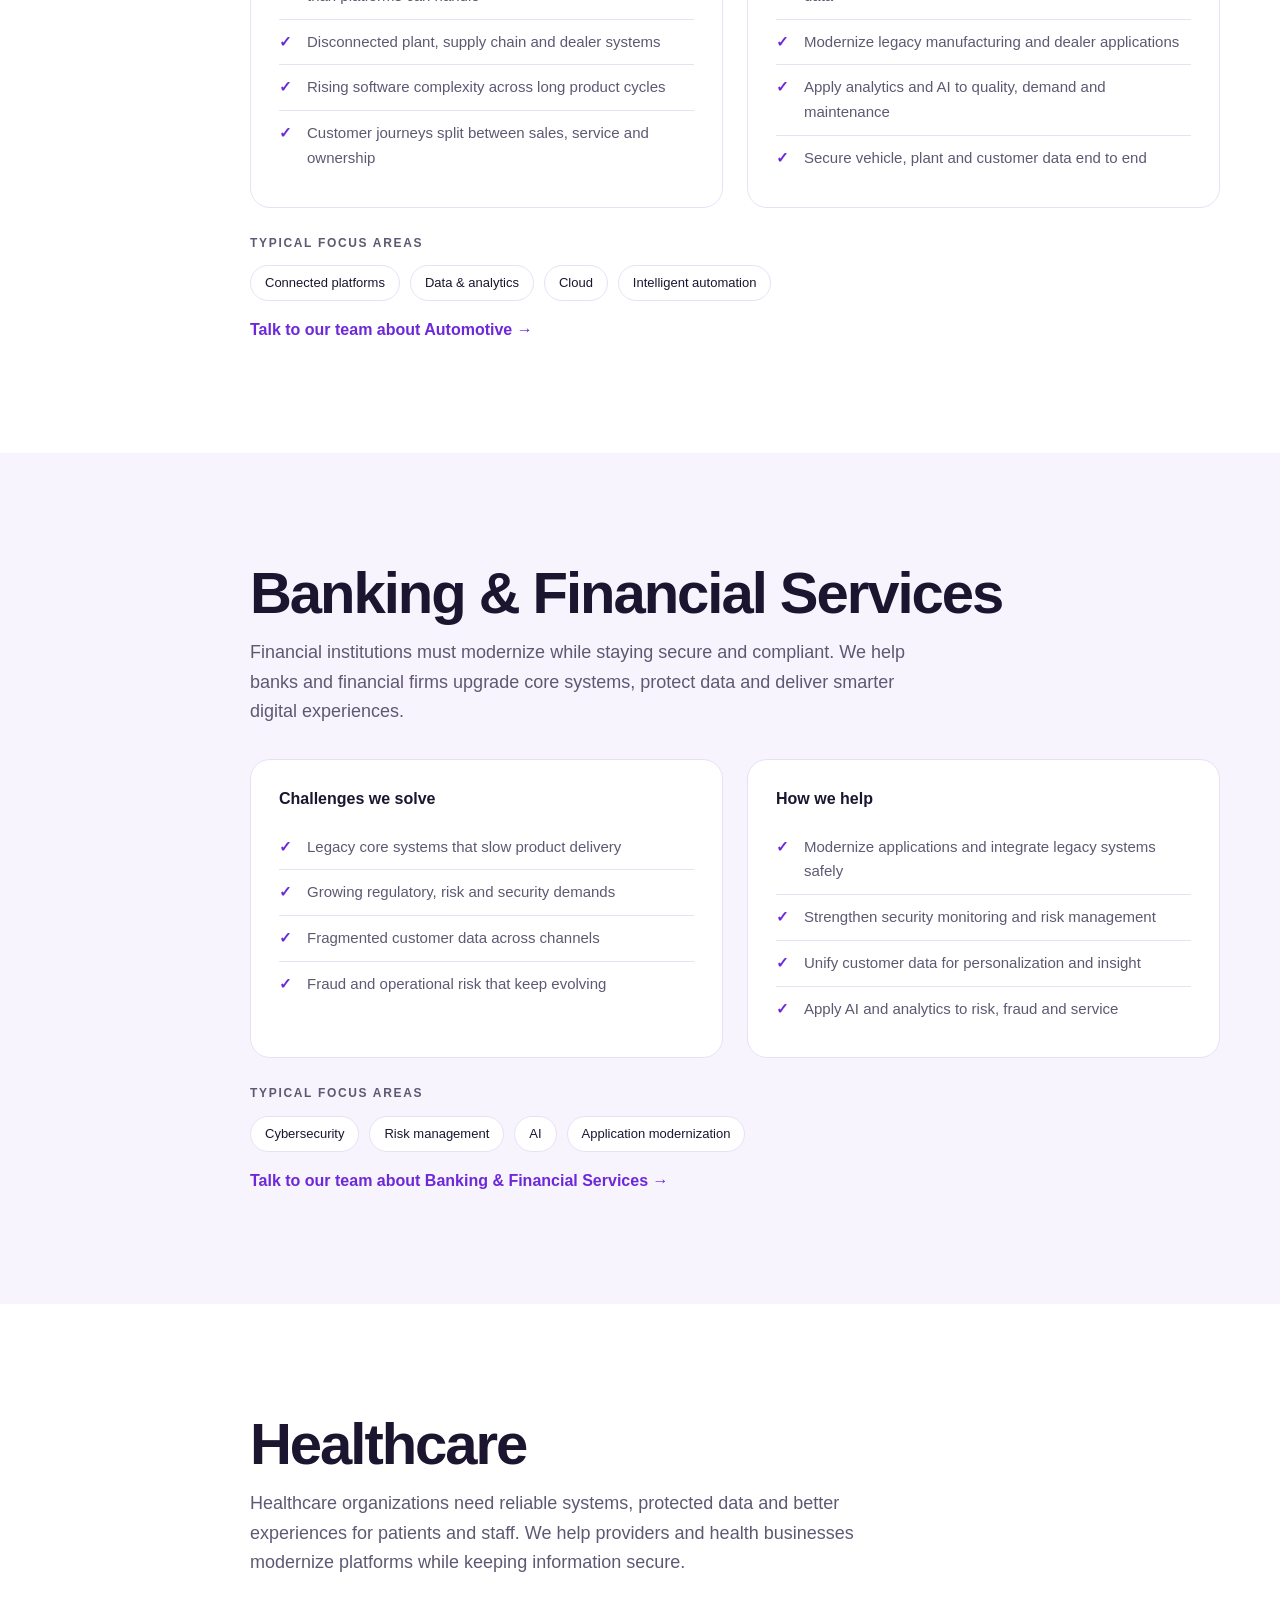
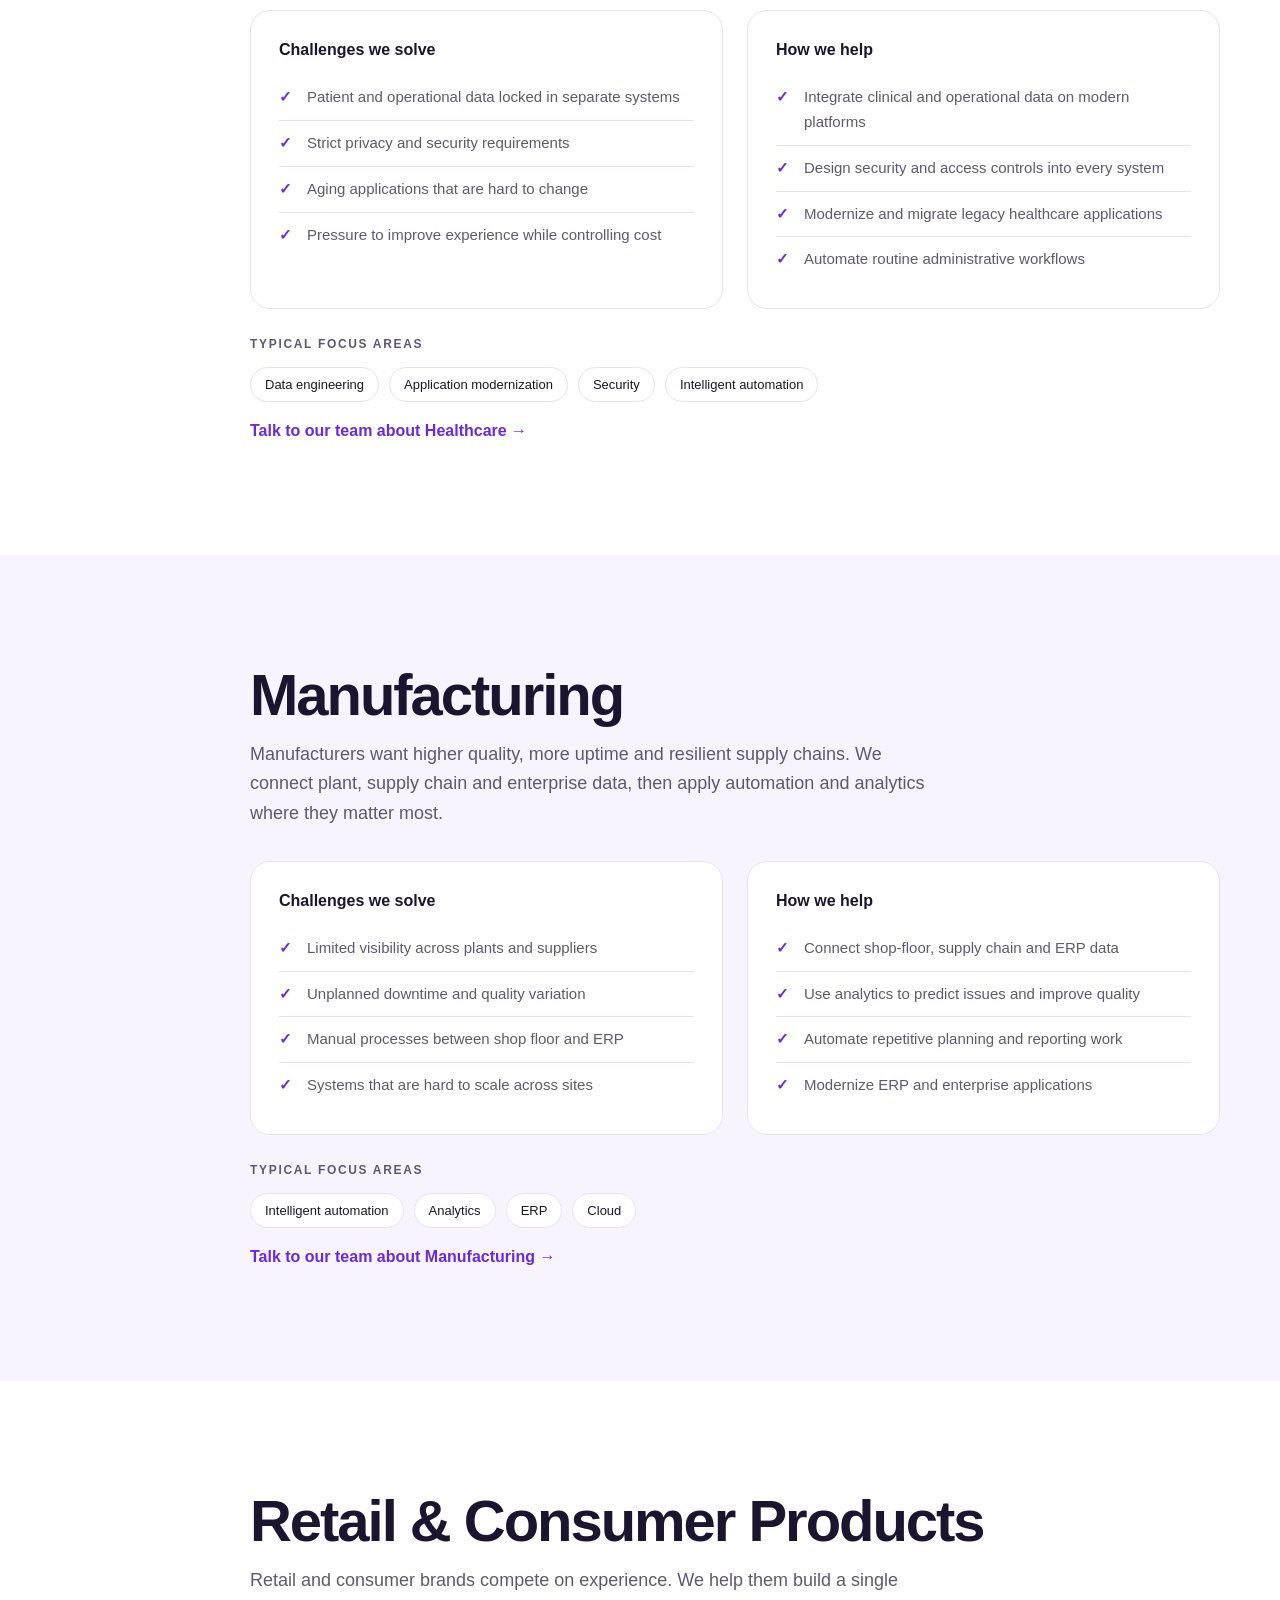
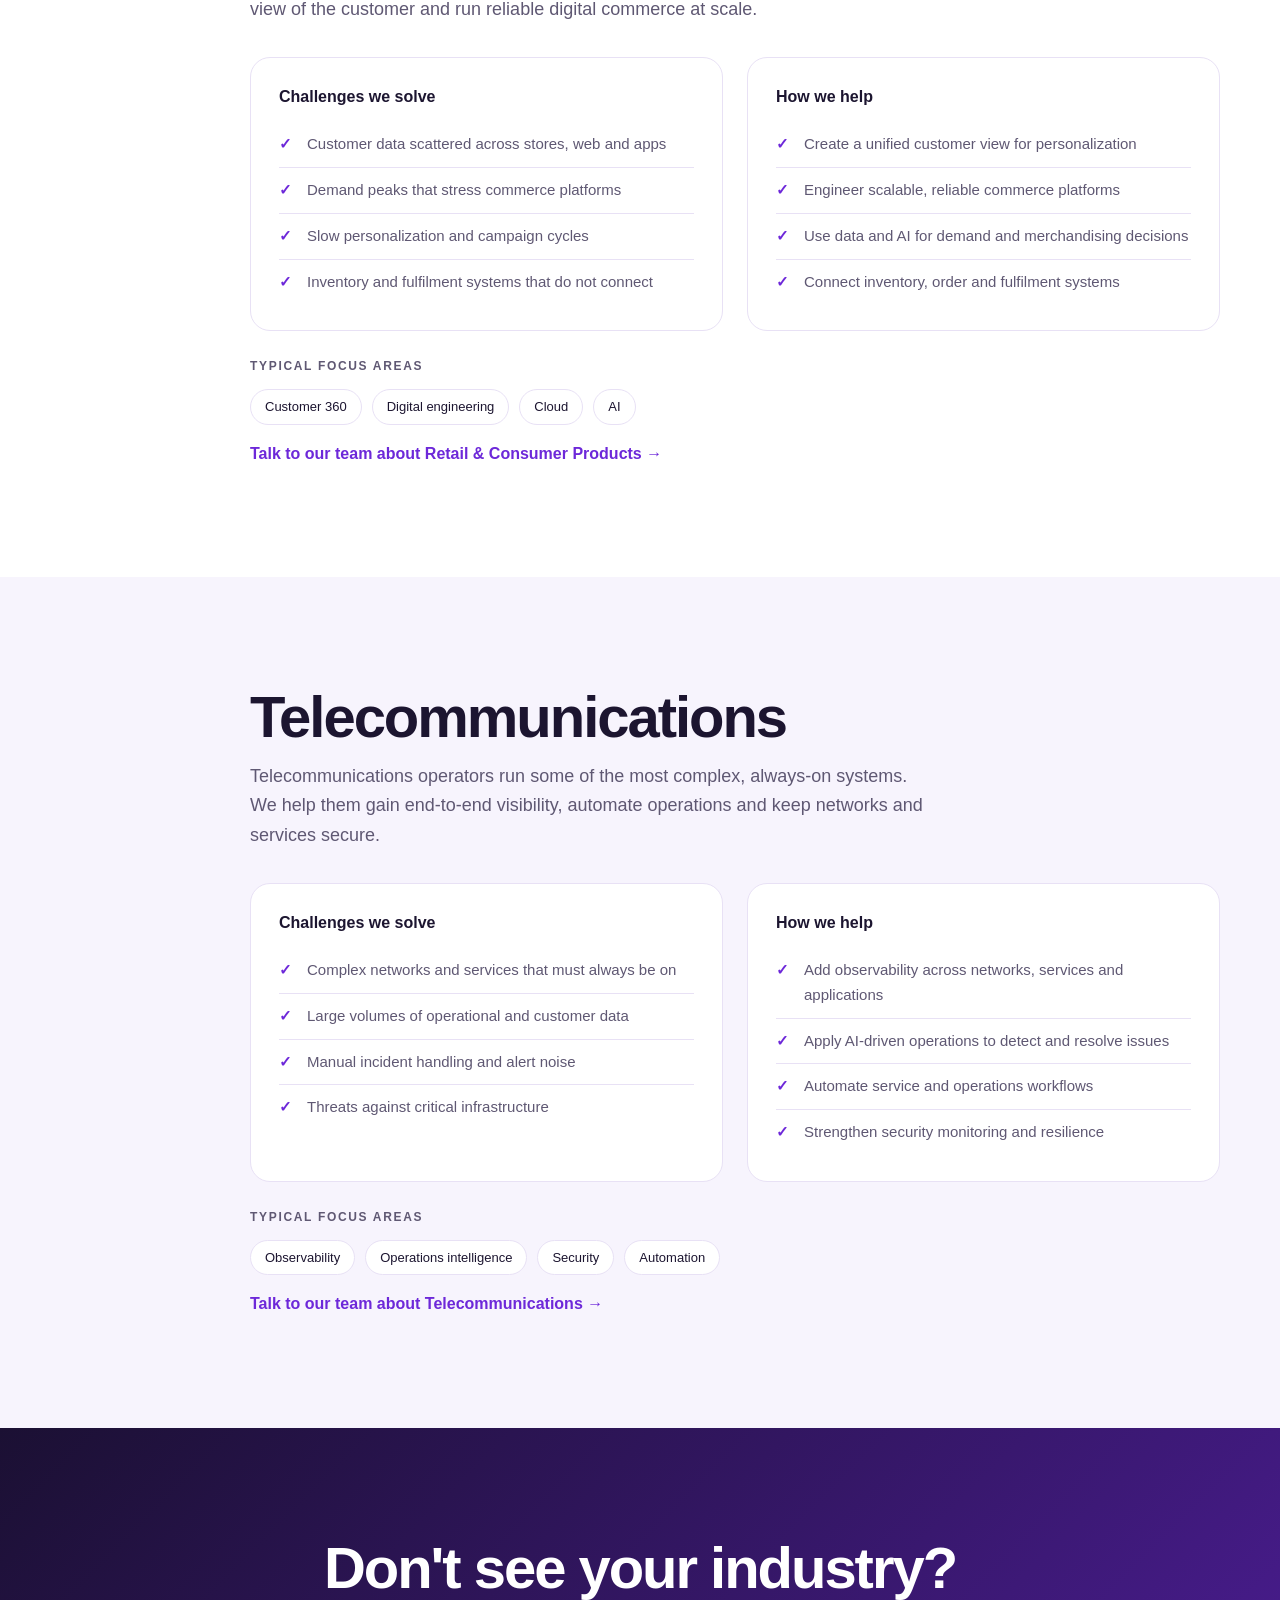
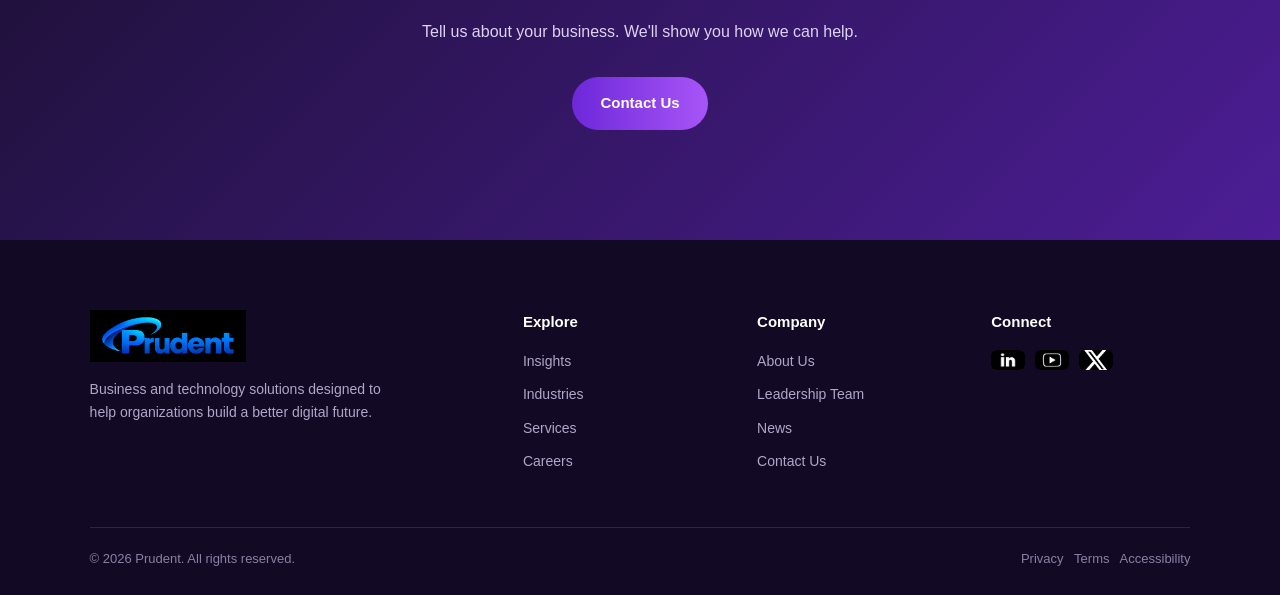
<file: industries.html>
<!DOCTYPE html>
<html lang="en">

<head>
    <meta charset="UTF-8">
    <meta name="viewport" content="width=device-width, initial-scale=1.0">
    <meta name="description" content="Prudent expertise across automotive, banking, healthcare, manufacturing, retail and telecommunications.">
    <title>Industries | Prudent</title>
    <link rel="stylesheet" href="style.css">
    <link rel="icon" type="image/png" href="Images/logo3.png">
</head>

<body>

    <input type="checkbox" id="contact-toggle" class="tg">

    <div class="cd">

        <label for="contact-toggle"
               class="cd-bg"
               aria-label="Close"></label>

        <div class="cd-box"
             role="dialog"
             aria-labelledby="cd-t">

            <label for="contact-toggle"
                   class="x"
                   aria-label="Close">
                &times;
            </label>

            <h2 id="cd-t">
                Schedule a Consultation
            </h2>

            <div class="cd-div">
                &#8595;
            </div>
<form action="thank-you.html" method="get">

  <div class="f">
    <label for="cn">Full Name <i>*</i></label>
    <input id="cn" name="name" required autocomplete="name">
  </div>

  <div class="f">
    <label for="cc">Company Name <i>*</i></label>
    <input id="cc" name="company" required autocomplete="organization">
  </div>

  <div class="f">
    <label for="ce">Work Email <i>*</i></label>
    <input id="ce" name="email" type="email" required autocomplete="email">
  </div>

  <div class="f">
    <label for="cp">Phone Number</label>
    <input id="cp" name="phone" type="tel" autocomplete="tel">
  </div>

  <div class="f">
    <label for="cr">Role / Title</label>
    <input id="cr" name="role" autocomplete="organization-title">
  </div>

  <div class="f">
    <label for="cs">Service <i>*</i></label>

    <select id="cs" name="service" required>
      <option value="">--Select Service--</option>
      <option>Digital Transformation</option>
      <option>Cybersecurity Services</option>
      <option>Data &amp; AI Services</option>
      <option>Enterprise Applications</option>
      <option>Technology Staffing</option>
    </select>
  </div>

  <div class="f full">
    <label for="cq">Please explain your requirement in brief</label>
    <textarea id="cq" name="message"></textarea>
  </div>

  <label class="agree full">
    <input type="checkbox" name="sms_consent" value="agreed" required>

    <b>AGREE <i>*</i></b>

    <span>
      By checking the box above, you agree to receive text messages from
      Prudent Technologies and consulting Inc regarding updates, alerts,
      and notifications.
    </span>
  </label>

  <p class="sms full">
    <b>SMS SHARING DISCLOSURE:</b>
    No mobile information will be shared with third parties/affiliates
    for marketing/promotional purposes at any time.
  </p>

  <button class="btn" type="submit">
    Submit
  </button>

</form>
        </div>

    </div>


    <header class="sh">

        <div class="sh-in">

            <a class="sh-logo"
               href="index.html">

                <img src="Images/logo.png"
                     alt="Prudent home"
                     title="Home">

            </a>


            <form class="sq" action="https://www.google.com/search" method="get" target="_blank" role="search">
    <span class="search-icon">⌕</span>
    <input type="hidden" name="as_sitesearch" value="yourdomain.com">
    <input type="search" name="q" placeholder="Search" aria-label="Search">
</form>

            <input type="checkbox"
                   id="nav-toggle"
                   class="tg">


            <nav class="sn">

                <a href="insights.html">
                    Insights
                </a>

                <a href="industries.html"
                   class="on">
                    Industries
                </a>

                <a href="services.html">
                    Services
                </a>

                <a href="careers.html">
                    Careers
                </a>

                <a href="news.html">
                    News
                </a>

                <a href="about-us.html">
                    About Us
                </a>

                <a href="leadership.html">
                    Leadership Team
                </a>

                <label for="contact-toggle"
                       class="btn">

                    Contact Us

                </label>

            </nav>


            <label for="nav-toggle"
                   class="burger"
                   aria-label="Open menu">

                <i></i>
                <i></i>
                <i></i>

            </label>

        </div>

    </header>


    <main>


        <section class="hero sm">

            <div class="wrap">

                <span class="eyebrow"
                      style="color:var(--teal)">

                    Industries

                </span>

                <h1>
                    Technology that speaks your industry's language.
                </h1>

                <p class="lead">
                    We pair technology expertise with sector knowledge to solve real business challenges.
                </p>

            </div>

        </section>


        <section class="soft">

            <div class="wrap">

                <span class="eyebrow rv">
                    Jump to your industry
                </span>

                <h2 class="rv">
                    Six industries. One delivery approach.
                </h2>

                <p class="lead-p rv">
                    Each industry has its own constraints. Here is what we typically see and how we help.
                </p>


                <div class="chips rv">

                    <a href="#automotive">
                        Automotive
                    </a>

                    <a href="#banking">
                        Banking &amp; Financial Services
                    </a>

                    <a href="#healthcare">
                        Healthcare
                    </a>

                    <a href="#manufacturing">
                        Manufacturing
                    </a>

                    <a href="#retail">
                        Retail &amp; Consumer Products
                    </a>

                    <a href="#telecom">
                        Telecommunications
                    </a>

                </div>

            </div>

        </section>


        <section id="automotive">

            <div class="wrap chap">

                <div class="no rv">
                    01
                </div>

                <div class="rv">

                    <h2>
                        Automotive
                    </h2>

                    <p class="lead-p">
                        Vehicles are becoming software platforms and factories are becoming data systems. We help automotive organizations connect product, plant and customer data so teams can move faster and decide with confidence.
                    </p>


                    <div class="dt">

                        <div>

                            <h3>
                                Challenges we solve
                            </h3>

                            <ul>

                                <li>
                                    Connected vehicle and telematics data growing faster than platforms can handle
                                </li>

                                <li>
                                    Disconnected plant, supply chain and dealer systems
                                </li>

                                <li>
                                    Rising software complexity across long product cycles
                                </li>

                                <li>
                                    Customer journeys split between sales, service and ownership
                                </li>

                            </ul>

                        </div>


                        <div>

                            <h3>
                                How we help
                            </h3>

                            <ul>

                                <li>
                                    Build cloud data platforms for connected vehicle and plant data
                                </li>

                                <li>
                                    Modernize legacy manufacturing and dealer applications
                                </li>

                                <li>
                                    Apply analytics and AI to quality, demand and maintenance
                                </li>

                                <li>
                                    Secure vehicle, plant and customer data end to end
                                </li>

                            </ul>

                        </div>

                    </div>


                    <h3 class="pf">
                        Typical focus areas
                    </h3>

                    <div class="tags">

                        <span>
                            Connected platforms
                        </span>

                        <span>
                            Data &amp; analytics
                        </span>

                        <span>
                            Cloud
                        </span>

                        <span>
                            Intelligent automation
                        </span>

                    </div>


                    <label for="contact-toggle"
                           class="more">

                        Talk to our team about Automotive →

                    </label>

                </div>

            </div>

        </section>


        <section id="banking"
                 class="soft">

            <div class="wrap chap">

                <div class="no rv">
                    02
                </div>

                <div class="rv">

                    <h2>
                        Banking &amp; Financial Services
                    </h2>

                    <p class="lead-p">
                        Financial institutions must modernize while staying secure and compliant. We help banks and financial firms upgrade core systems, protect data and deliver smarter digital experiences.
                    </p>


                    <div class="dt">

                        <div>

                            <h3>
                                Challenges we solve
                            </h3>

                            <ul>

                                <li>
                                    Legacy core systems that slow product delivery
                                </li>

                                <li>
                                    Growing regulatory, risk and security demands
                                </li>

                                <li>
                                    Fragmented customer data across channels
                                </li>

                                <li>
                                    Fraud and operational risk that keep evolving
                                </li>

                            </ul>

                        </div>


                        <div>

                            <h3>
                                How we help
                            </h3>

                            <ul>

                                <li>
                                    Modernize applications and integrate legacy systems safely
                                </li>

                                <li>
                                    Strengthen security monitoring and risk management
                                </li>

                                <li>
                                    Unify customer data for personalization and insight
                                </li>

                                <li>
                                    Apply AI and analytics to risk, fraud and service
                                </li>

                            </ul>

                        </div>

                    </div>


                    <h3 class="pf">
                        Typical focus areas
                    </h3>

                    <div class="tags">

                        <span>
                            Cybersecurity
                        </span>

                        <span>
                            Risk management
                        </span>

                        <span>
                            AI
                        </span>

                        <span>
                            Application modernization
                        </span>

                    </div>


                    <label for="contact-toggle"
                           class="more">

                        Talk to our team about Banking &amp; Financial Services →

                    </label>

                </div>

            </div>

        </section>


        <section id="healthcare">

            <div class="wrap chap">

                <div class="no rv">
                    03
                </div>

                <div class="rv">

                    <h2>
                        Healthcare
                    </h2>

                    <p class="lead-p">
                        Healthcare organizations need reliable systems, protected data and better experiences for patients and staff. We help providers and health businesses modernize platforms while keeping information secure.
                    </p>


                    <div class="dt">

                        <div>

                            <h3>
                                Challenges we solve
                            </h3>

                            <ul>

                                <li>
                                    Patient and operational data locked in separate systems
                                </li>

                                <li>
                                    Strict privacy and security requirements
                                </li>

                                <li>
                                    Aging applications that are hard to change
                                </li>

                                <li>
                                    Pressure to improve experience while controlling cost
                                </li>

                            </ul>

                        </div>


                        <div>

                            <h3>
                                How we help
                            </h3>

                            <ul>

                                <li>
                                    Integrate clinical and operational data on modern platforms
                                </li>

                                <li>
                                    Design security and access controls into every system
                                </li>

                                <li>
                                    Modernize and migrate legacy healthcare applications
                                </li>

                                <li>
                                    Automate routine administrative workflows
                                </li>

                            </ul>

                        </div>

                    </div>


                    <h3 class="pf">
                        Typical focus areas
                    </h3>

                    <div class="tags">

                        <span>
                            Data engineering
                        </span>

                        <span>
                            Application modernization
                        </span>

                        <span>
                            Security
                        </span>

                        <span>
                            Intelligent automation
                        </span>

                    </div>


                    <label for="contact-toggle"
                           class="more">

                        Talk to our team about Healthcare →

                    </label>

                </div>

            </div>

        </section>


        <section id="manufacturing"
                 class="soft">

            <div class="wrap chap">

                <div class="no rv">
                    04
                </div>

                <div class="rv">

                    <h2>
                        Manufacturing
                    </h2>

                    <p class="lead-p">
                        Manufacturers want higher quality, more uptime and resilient supply chains. We connect plant, supply chain and enterprise data, then apply automation and analytics where they matter most.
                    </p>


                    <div class="dt">

                        <div>

                            <h3>
                                Challenges we solve
                            </h3>

                            <ul>

                                <li>
                                    Limited visibility across plants and suppliers
                                </li>

                                <li>
                                    Unplanned downtime and quality variation
                                </li>

                                <li>
                                    Manual processes between shop floor and ERP
                                </li>

                                <li>
                                    Systems that are hard to scale across sites
                                </li>

                            </ul>

                        </div>


                        <div>

                            <h3>
                                How we help
                            </h3>

                            <ul>

                                <li>
                                    Connect shop-floor, supply chain and ERP data
                                </li>

                                <li>
                                    Use analytics to predict issues and improve quality
                                </li>

                                <li>
                                    Automate repetitive planning and reporting work
                                </li>

                                <li>
                                    Modernize ERP and enterprise applications
                                </li>

                            </ul>

                        </div>

                    </div>


                    <h3 class="pf">
                        Typical focus areas
                    </h3>

                    <div class="tags">

                        <span>
                            Intelligent automation
                        </span>

                        <span>
                            Analytics
                        </span>

                        <span>
                            ERP
                        </span>

                        <span>
                            Cloud
                        </span>

                    </div>


                    <label for="contact-toggle"
                           class="more">

                        Talk to our team about Manufacturing →

                    </label>

                </div>

            </div>

        </section>


        <section id="retail">

            <div class="wrap chap">

                <div class="no rv">
                    05
                </div>

                <div class="rv">

                    <h2>
                        Retail &amp; Consumer Products
                    </h2>

                    <p class="lead-p">
                        Retail and consumer brands compete on experience. We help them build a single view of the customer and run reliable digital commerce at scale.
                    </p>


                    <div class="dt">

                        <div>

                            <h3>
                                Challenges we solve
                            </h3>

                            <ul>

                                <li>
                                    Customer data scattered across stores, web and apps
                                </li>

                                <li>
                                    Demand peaks that stress commerce platforms
                                </li>

                                <li>
                                    Slow personalization and campaign cycles
                                </li>

                                <li>
                                    Inventory and fulfilment systems that do not connect
                                </li>

                            </ul>

                        </div>


                        <div>

                            <h3>
                                How we help
                            </h3>

                            <ul>

                                <li>
                                    Create a unified customer view for personalization
                                </li>

                                <li>
                                    Engineer scalable, reliable commerce platforms
                                </li>

                                <li>
                                    Use data and AI for demand and merchandising decisions
                                </li>

                                <li>
                                    Connect inventory, order and fulfilment systems
                                </li>

                            </ul>

                        </div>

                    </div>


                    <h3 class="pf">
                        Typical focus areas
                    </h3>

                    <div class="tags">

                        <span>
                            Customer 360
                        </span>

                        <span>
                            Digital engineering
                        </span>

                        <span>
                            Cloud
                        </span>

                        <span>
                            AI
                        </span>

                    </div>


                    <label for="contact-toggle"
                           class="more">

                        Talk to our team about Retail &amp; Consumer Products →

                    </label>

                </div>

            </div>

        </section>


        <section id="telecom"
                 class="soft">

            <div class="wrap chap">

                <div class="no rv">
                    06
                </div>

                <div class="rv">

                    <h2>
                        Telecommunications
                    </h2>

                    <p class="lead-p">
                        Telecommunications operators run some of the most complex, always-on systems. We help them gain end-to-end visibility, automate operations and keep networks and services secure.
                    </p>


                    <div class="dt">

                        <div>

                            <h3>
                                Challenges we solve
                            </h3>

                            <ul>

                                <li>
                                    Complex networks and services that must always be on
                                </li>

                                <li>
                                    Large volumes of operational and customer data
                                </li>

                                <li>
                                    Manual incident handling and alert noise
                                </li>

                                <li>
                                    Threats against critical infrastructure
                                </li>

                            </ul>

                        </div>


                        <div>

                            <h3>
                                How we help
                            </h3>

                            <ul>

                                <li>
                                    Add observability across networks, services and applications
                                </li>

                                <li>
                                    Apply AI-driven operations to detect and resolve issues
                                </li>

                                <li>
                                    Automate service and operations workflows
                                </li>

                                <li>
                                    Strengthen security monitoring and resilience
                                </li>

                            </ul>

                        </div>

                    </div>


                    <h3 class="pf">
                        Typical focus areas
                    </h3>

                    <div class="tags">

                        <span>
                            Observability
                        </span>

                        <span>
                            Operations intelligence
                        </span>

                        <span>
                            Security
                        </span>

                        <span>
                            Automation
                        </span>

                    </div>


                    <label for="contact-toggle"
                           class="more">

                        Talk to our team about Telecommunications →

                    </label>

                </div>

            </div>

        </section>


        <section class="cta">

            <div class="wrap">

                <h2 class="rv">
                    Don't see your industry?
                </h2>

                <p>
                    Tell us about your business. We'll show you how we can help.
                </p>

                <label for="contact-toggle"
                       class="btn">

                    Contact Us

                </label>

            </div>

        </section>

    </main>


    <footer class="sf">

        <div class="sf-g">


            <div>

                <img src="Images/logo1.png"
                     alt="Prudent">

                <p>
                    Business and technology solutions designed to help organizations build a better digital future.
                </p>

            </div>


            <div>

                <h4>
                    Explore
                </h4>

                <a href="insights.html">
                    Insights
                </a>

                <a href="industries.html">
                    Industries
                </a>

                <a href="services.html">
                    Services
                </a>

                <a href="careers.html">
                    Careers
                </a>

            </div>


            <div>

                <h4>
                    Company
                </h4>

                <a href="about-us.html">
                    About Us
                </a>

                <a href="leadership.html">
                    Leadership Team
                </a>

                <a href="news.html">
                    News
                </a>

                <label for="contact-toggle">
                    Contact Us
                </label>

            </div>


            <div>

                <h4>
                    Connect
                </h4>

                <div class="soc">
            <a href="https://www.linkedin.com/company/prudent-technologies-and-consulting-inc/posts/?feedView=all" aria-label="LinkedIn">
              <img src="Images/LinkedIn.jpg" alt="LinkedIn" />
            </a>

            <a href="https://www.youtube.com/@PrudentTechnologiesConsulting" aria-label="YouTube">
              <img src="Images/youtube.jpg" alt="YouTube" />
            </a>

            <a href="https://x.com/Prudent_USA" aria-label="Twitter">
              <img src="Images/twitter.jpg" alt="Twitter" />
            </a>
          </div>
        </div>
      </div>



        <div class="sf-b">

            <span>
                © 2026 Prudent. All rights reserved.
            </span>

            <span>

                <a href="privacy.html">
                    Privacy
                </a>

                &nbsp;

                Terms

                &nbsp;

                Accessibility

            </span>

        </div>

    </footer>

</body>

</html>
</file>
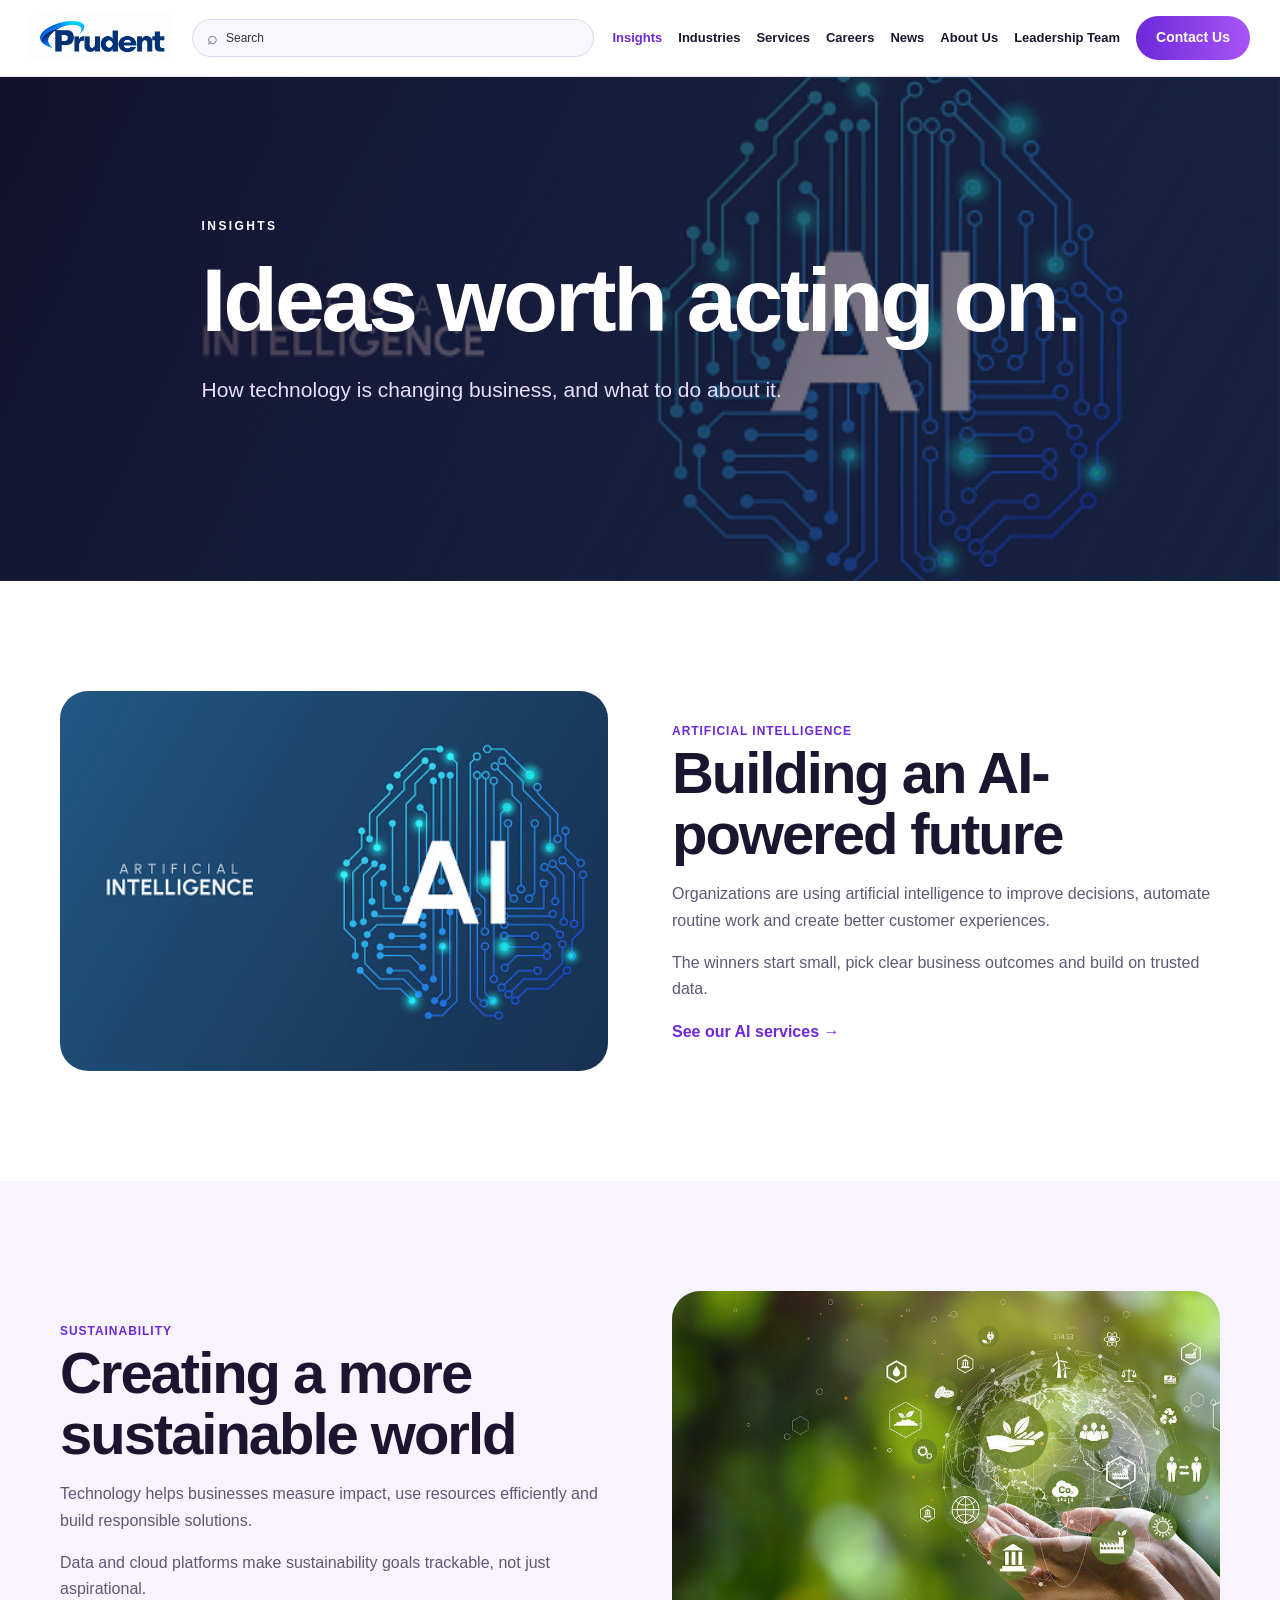
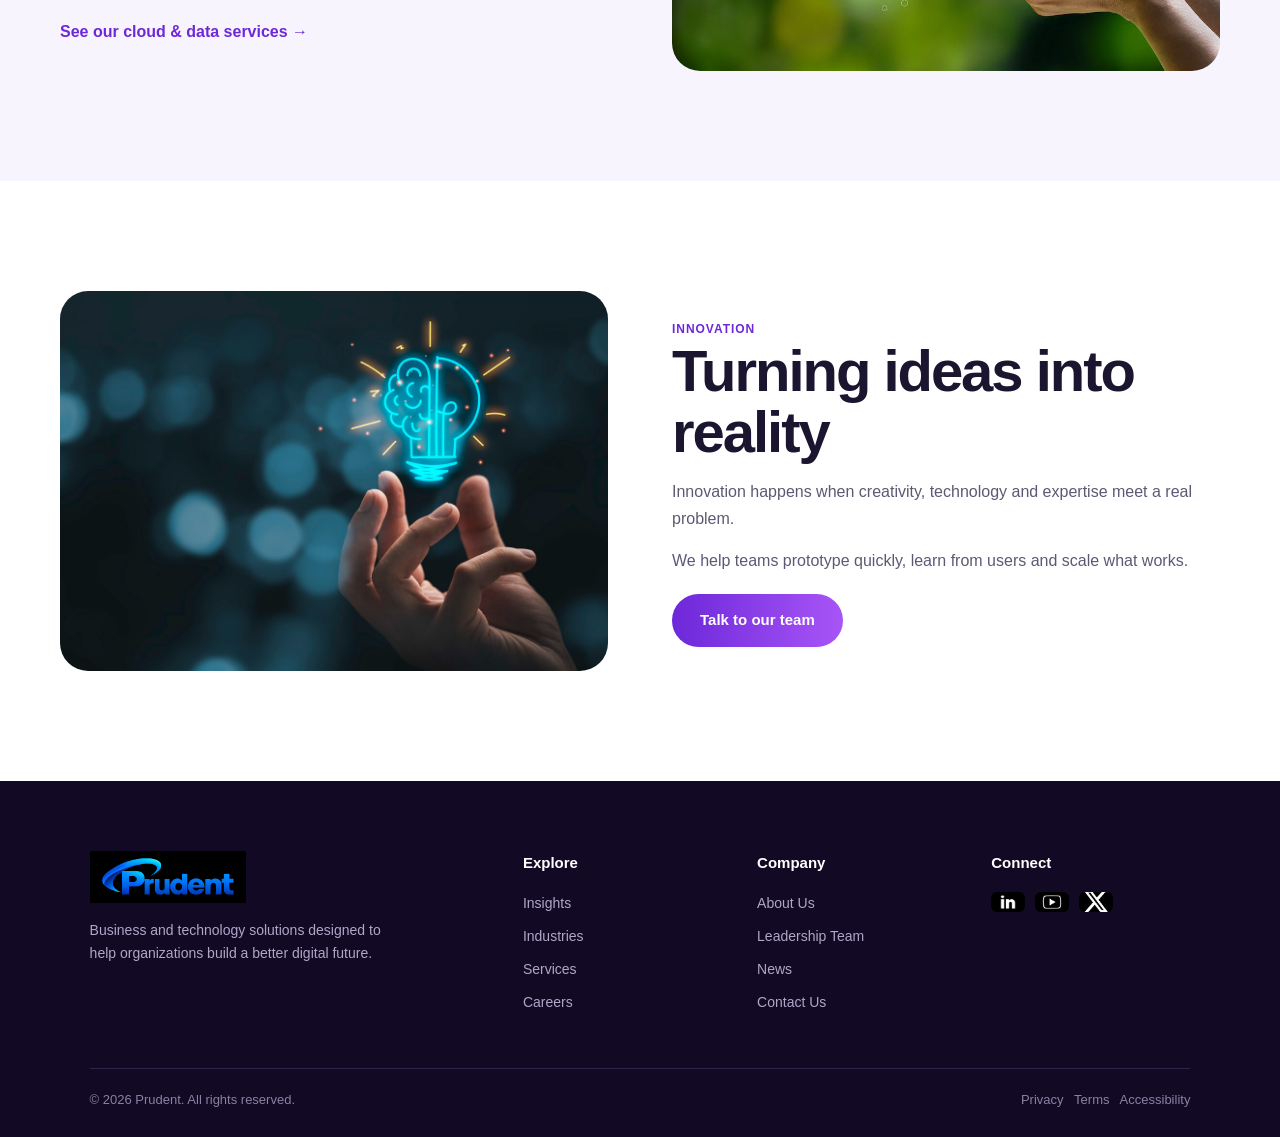
<file: insights.html>
<!DOCTYPE html>
<html lang="en">

<head>
    <meta charset="UTF-8">
    <meta name="viewport" content="width=device-width, initial-scale=1.0">
    <meta name="description" content="Prudent insights on AI, sustainability and innovation.">
    <title>Insights | Prudent</title>
    <link rel="stylesheet" href="style.css">
    <link rel="icon" type="image/png" href="Images/logo3.png">
</head>

<body>

    <input type="checkbox" id="contact-toggle" class="tg">

    <div class="cd">
        <label for="contact-toggle" class="cd-bg" aria-label="Close"></label>

        <div class="cd-box" role="dialog" aria-labelledby="cd-t">
            <label for="contact-toggle" class="x" aria-label="Close">&times;</label>

            <h2 id="cd-t">Schedule a Consultation</h2>
            <div class="cd-div">&#8595;</div>

            <form action="thank-you.html" method="get">

  <div class="f">
    <label for="cn">Full Name <i>*</i></label>
    <input id="cn" name="name" required autocomplete="name">
  </div>

  <div class="f">
    <label for="cc">Company Name <i>*</i></label>
    <input id="cc" name="company" required autocomplete="organization">
  </div>

  <div class="f">
    <label for="ce">Work Email <i>*</i></label>
    <input id="ce" name="email" type="email" required autocomplete="email">
  </div>

  <div class="f">
    <label for="cp">Phone Number</label>
    <input id="cp" name="phone" type="tel" autocomplete="tel">
  </div>

  <div class="f">
    <label for="cr">Role / Title</label>
    <input id="cr" name="role" autocomplete="organization-title">
  </div>

  <div class="f">
    <label for="cs">Service <i>*</i></label>

    <select id="cs" name="service" required>
      <option value="">--Select Service--</option>
      <option>Digital Transformation</option>
      <option>Cybersecurity Services</option>
      <option>Data &amp; AI Services</option>
      <option>Enterprise Applications</option>
      <option>Technology Staffing</option>
    </select>
  </div>

  <div class="f full">
    <label for="cq">Please explain your requirement in brief</label>
    <textarea id="cq" name="message"></textarea>
  </div>

  <label class="agree full">
    <input type="checkbox" name="sms_consent" value="agreed" required>

    <b>AGREE <i>*</i></b>

    <span>
      By checking the box above, you agree to receive text messages from
      Prudent Technologies and consulting Inc regarding updates, alerts,
      and notifications.
    </span>
  </label>

  <p class="sms full">
    <b>SMS SHARING DISCLOSURE:</b>
    No mobile information will be shared with third parties/affiliates
    for marketing/promotional purposes at any time.
  </p>

  <button class="btn" type="submit">
    Submit
  </button>

</form>
        </div>
    </div>


    <header class="sh">

        <div class="sh-in">

            <a class="sh-logo" href="index.html">
                <img src="Images/logo.png"
                     alt="Prudent home"
                     title="Home">
            </a>


            <form class="sq" action="https://www.google.com/search" method="get" target="_blank" role="search">
    <span class="search-icon">⌕</span>
    <input type="hidden" name="as_sitesearch" value="yourdomain.com">
    <input type="search" name="q" placeholder="Search" aria-label="Search">
</form>

            <input type="checkbox"
                   id="nav-toggle"
                   class="tg">


            <nav class="sn">

                <a href="insights.html" class="on">
                    Insights
                </a>

                <a href="industries.html">
                    Industries
                </a>

                <a href="services.html">
                    Services
                </a>

                <a href="careers.html">
                    Careers
                </a>

                <a href="news.html">
                    News
                </a>

                <a href="about-us.html">
                    About Us
                </a>

                <a href="leadership.html">
                    Leadership Team
                </a>

                <label for="contact-toggle" class="btn">
                    Contact Us
                </label>

            </nav>


            <label for="nav-toggle"
                   class="burger"
                   aria-label="Open menu">

                <i></i>
                <i></i>
                <i></i>

            </label>

        </div>

    </header>


    <main>

        <section class="hero sm"
                 style="--bg:url(Images/AI.jpg)">

            <div class="wrap">

                <span class="eyebrow"
                      style="color:var(--teal)">
                    Insights
                </span>

                <h1>
                    Ideas worth acting on.
                </h1>

                <p class="lead">
                    How technology is changing business, and what to do about it.
                </p>

            </div>

        </section>


        <section id="ai">

            <div class="wrap art">

                <div class="im rv"
                     style="--bg:url(Images/AI.jpg)">
                </div>


                <div class="rv">

                    <span class="tag">
                        ARTIFICIAL INTELLIGENCE
                    </span>

                    <h2>
                        Building an AI-powered future
                    </h2>

                    <p>
                        Organizations are using artificial intelligence to improve decisions, automate routine work and create better customer experiences.
                    </p>

                    <p>
                        The winners start small, pick clear business outcomes and build on trusted data.
                    </p>

                    <a href="services.html" class="more">
                        See our AI services →
                    </a>

                </div>

            </div>

        </section>


        <section id="sustainability" class="soft">

            <div class="wrap art rev">

                <div class="im rv"
                     style="--bg:url(Images/SUSTAINABILITY.jpg)">
                </div>


                <div class="rv">

                    <span class="tag">
                        SUSTAINABILITY
                    </span>

                    <h2>
                        Creating a more sustainable world
                    </h2>

                    <p>
                        Technology helps businesses measure impact, use resources efficiently and build responsible solutions.
                    </p>

                    <p>
                        Data and cloud platforms make sustainability goals trackable, not just aspirational.
                    </p>

                    <a href="services.html" class="more">
                        See our cloud &amp; data services →
                    </a>

                </div>

            </div>

        </section>


        <section id="innovation">

            <div class="wrap art">

                <div class="im rv"
                     style="--bg:url(Images/INNOVATION.jpg)">
                </div>


                <div class="rv">

                    <span class="tag">
                        INNOVATION
                    </span>

                    <h2>
                        Turning ideas into reality
                    </h2>

                    <p>
                        Innovation happens when creativity, technology and expertise meet a real problem.
                    </p>

                    <p>
                        We help teams prototype quickly, learn from users and scale what works.
                    </p>

                    <label for="contact-toggle"
                           class="btn"
                           style="margin-top:20px">

                        Talk to our team

                    </label>

                </div>

            </div>

        </section>

    </main>


    <footer class="sf">

        <div class="sf-g">


            <div>

                <img src="Images/logo1.png"
                     alt="Prudent">

                <p>
                    Business and technology solutions designed to help organizations build a better digital future.
                </p>

            </div>


            <div>

                <h4>
                    Explore
                </h4>

                <a href="insights.html">
                    Insights
                </a>

                <a href="industries.html">
                    Industries
                </a>

                <a href="services.html">
                    Services
                </a>

                <a href="careers.html">
                    Careers
                </a>

            </div>


            <div>

                <h4>
                    Company
                </h4>

                <a href="about-us.html">
                    About Us
                </a>

                <a href="leadership.html">
                    Leadership Team
                </a>

                <a href="news.html">
                    News
                </a>

                <label for="contact-toggle">
                    Contact Us
                </label>

            </div>


            <div>

                <h4>
                    Connect
                </h4>


                <div class="soc">
            <a href="https://www.linkedin.com/company/prudent-technologies-and-consulting-inc/posts/?feedView=all" aria-label="LinkedIn">
              <img src="Images/LinkedIn.jpg" alt="LinkedIn" />
            </a>

            <a href="https://www.youtube.com/@PrudentTechnologiesConsulting" aria-label="YouTube">
              <img src="Images/youtube.jpg" alt="YouTube" />
            </a>

            <a href="https://x.com/Prudent_USA" aria-label="Twitter">
              <img src="Images/twitter.jpg" alt="Twitter" />
            </a>
          </div>
        </div>
      </div>


        <div class="sf-b">

            <span>
                © 2026 Prudent. All rights reserved.
            </span>

            <span>

                <a href="privacy.html">
                    Privacy
                </a>

                &nbsp;

                Terms

                &nbsp;

                Accessibility

            </span>

        </div>

    </footer>

</body>

</html>
</file>
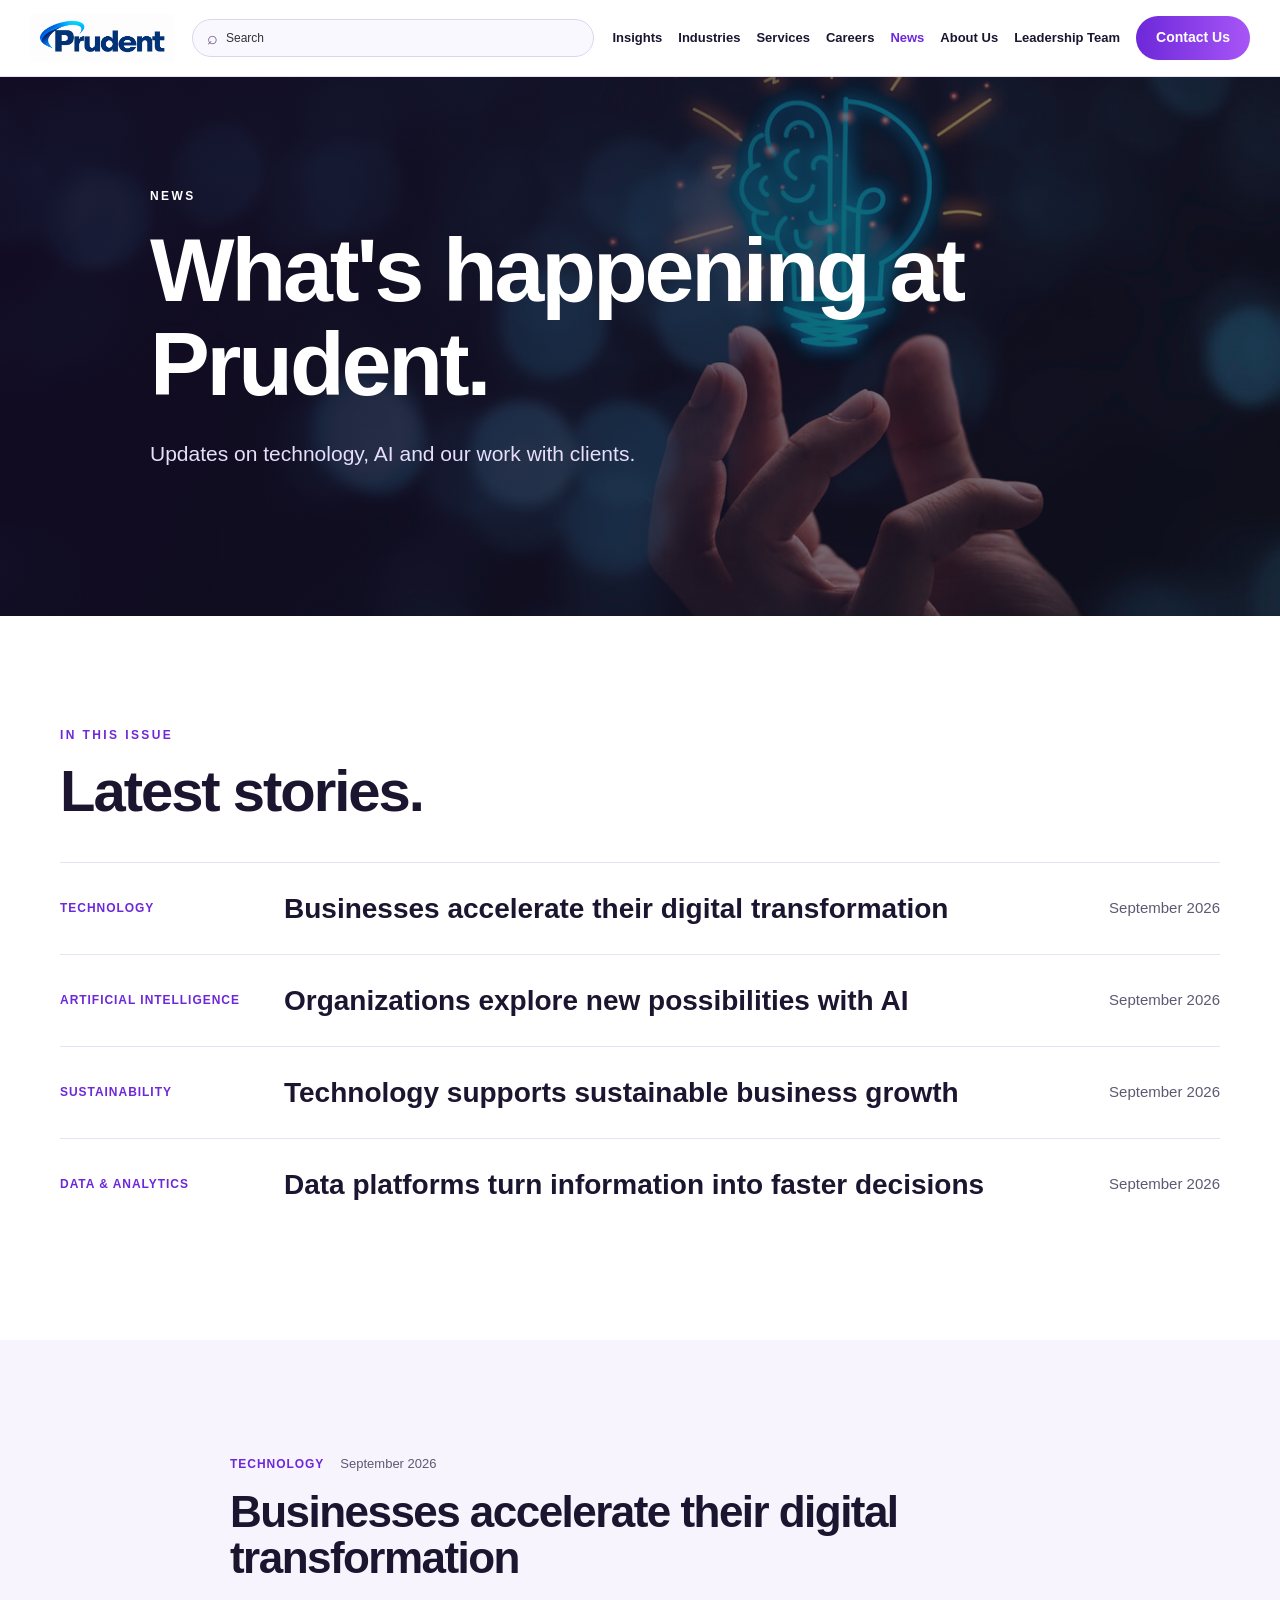
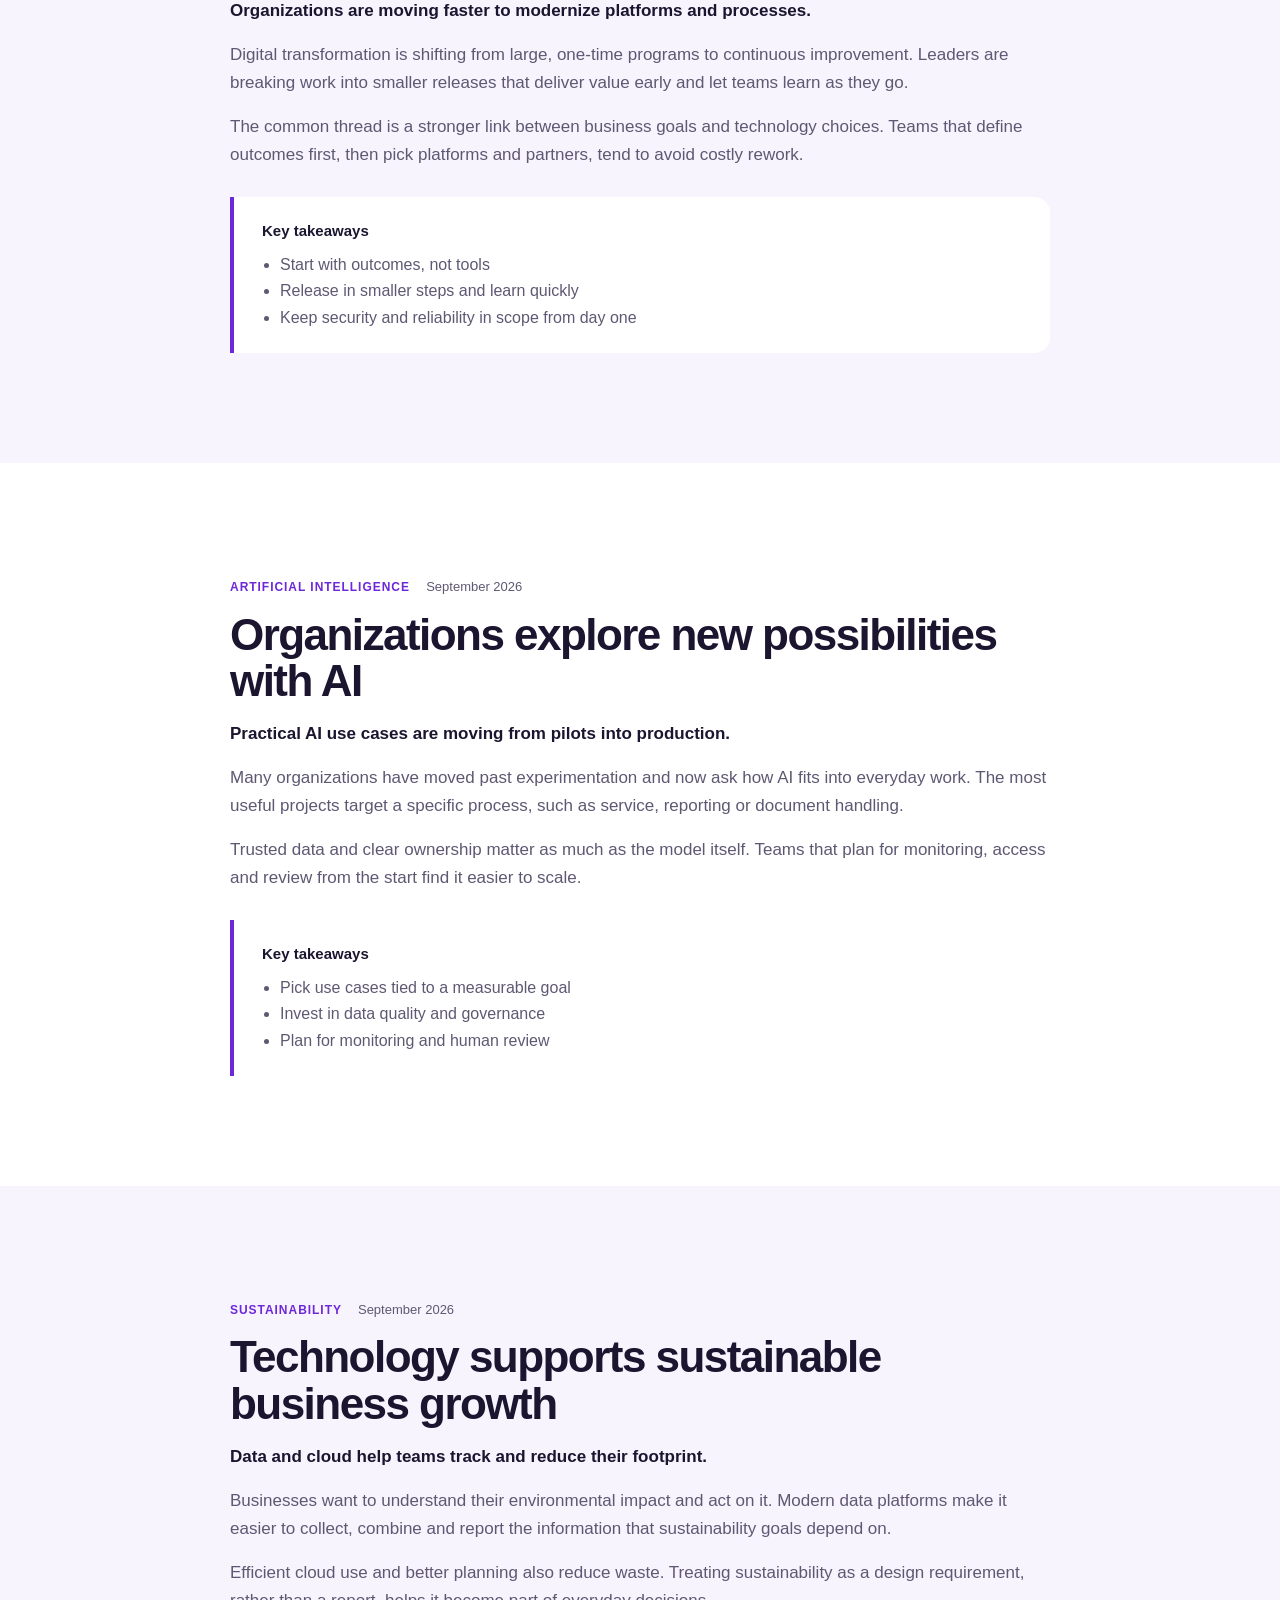
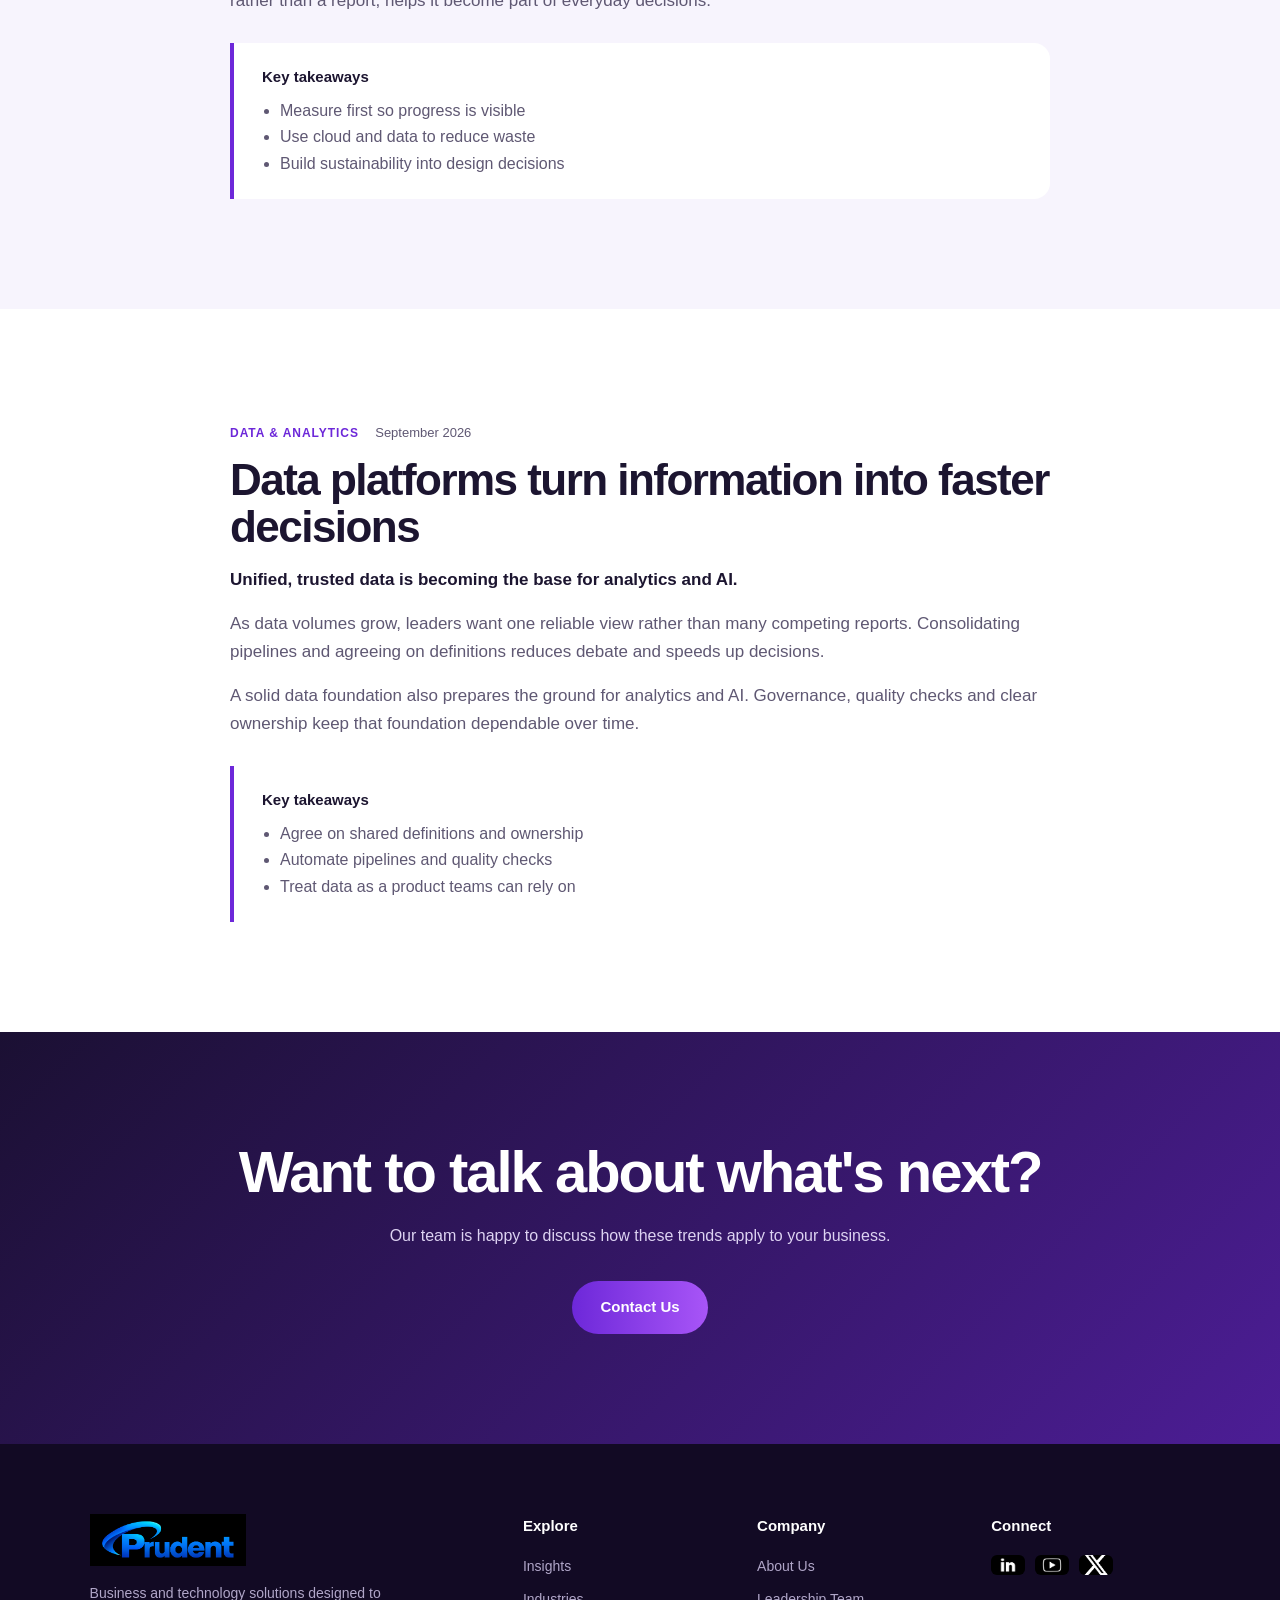
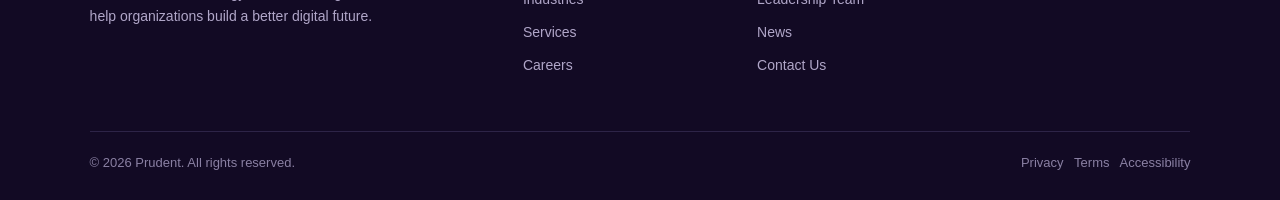
<file: news.html>
<!DOCTYPE html>
<html lang="en">

<head>
    <meta charset="UTF-8">
    <meta name="viewport" content="width=device-width, initial-scale=1.0">
    <meta name="description" content="Latest news and perspectives from Prudent.">
    <title>News | Prudent</title>
    <link rel="stylesheet" href="style.css">
    <link rel="icon" type="image/png" href="Images/logo3.png">
</head>

<body>

    <input type="checkbox" id="contact-toggle" class="tg">

    <div class="cd">

        <label for="contact-toggle"
               class="cd-bg"
               aria-label="Close"></label>

        <div class="cd-box"
             role="dialog"
             aria-labelledby="cd-t">

            <label for="contact-toggle"
                   class="x"
                   aria-label="Close">
                &times;
            </label>

            <h2 id="cd-t">
                Schedule a Consultation
            </h2>

            <div class="cd-div">
                &#8595;
            </div>

            <form action="thank-you.html" method="get">

  <div class="f">
    <label for="cn">Full Name <i>*</i></label>
    <input id="cn" name="name" required autocomplete="name">
  </div>

  <div class="f">
    <label for="cc">Company Name <i>*</i></label>
    <input id="cc" name="company" required autocomplete="organization">
  </div>

  <div class="f">
    <label for="ce">Work Email <i>*</i></label>
    <input id="ce" name="email" type="email" required autocomplete="email">
  </div>

  <div class="f">
    <label for="cp">Phone Number</label>
    <input id="cp" name="phone" type="tel" autocomplete="tel">
  </div>

  <div class="f">
    <label for="cr">Role / Title</label>
    <input id="cr" name="role" autocomplete="organization-title">
  </div>

  <div class="f">
    <label for="cs">Service <i>*</i></label>

    <select id="cs" name="service" required>
      <option value="">--Select Service--</option>
      <option>Digital Transformation</option>
      <option>Cybersecurity Services</option>
      <option>Data &amp; AI Services</option>
      <option>Enterprise Applications</option>
      <option>Technology Staffing</option>
    </select>
  </div>

  <div class="f full">
    <label for="cq">Please explain your requirement in brief</label>
    <textarea id="cq" name="message"></textarea>
  </div>

  <label class="agree full">
    <input type="checkbox" name="sms_consent" value="agreed" required>

    <b>AGREE <i>*</i></b>

    <span>
      By checking the box above, you agree to receive text messages from
      Prudent Technologies and consulting Inc regarding updates, alerts,
      and notifications.
    </span>
  </label>

  <p class="sms full">
    <b>SMS SHARING DISCLOSURE:</b>
    No mobile information will be shared with third parties/affiliates
    for marketing/promotional purposes at any time.
  </p>

  <button class="btn" type="submit">
    Submit
  </button>

</form>

        </div>

    </div>


    <header class="sh">

        <div class="sh-in">

            <a class="sh-logo"
               href="index.html">

                <img src="Images/logo.png"
                     alt="Prudent home"
                     title="Home">

            </a>


            <form class="sq" action="https://www.google.com/search" method="get" target="_blank" role="search">
    <span class="search-icon">⌕</span>
    <input type="hidden" name="as_sitesearch" value="yourdomain.com">
    <input type="search" name="q" placeholder="Search" aria-label="Search">
</form>

            <input type="checkbox"
                   id="nav-toggle"
                   class="tg">


            <nav class="sn">

                <a href="insights.html">
                    Insights
                </a>

                <a href="industries.html">
                    Industries
                </a>

                <a href="services.html">
                    Services
                </a>

                <a href="careers.html">
                    Careers
                </a>

                <a href="news.html"
                   class="on">
                    News
                </a>

                <a href="about-us.html">
                    About Us
                </a>

                <a href="leadership.html">
                    Leadership Team
                </a>

                <label for="contact-toggle"
                       class="btn">
                    Contact Us
                </label>

            </nav>


            <label for="nav-toggle"
                   class="burger"
                   aria-label="Open menu">

                <i></i>
                <i></i>
                <i></i>

            </label>

        </div>

    </header>


    <main>


        <section class="hero sm"
                 style="--bg:url(Images/INNOVATION.jpg)">

            <div class="wrap">

                <span class="eyebrow"
                      style="color:var(--teal)">
                    News
                </span>

                <h1>
                    What's happening at Prudent.
                </h1>

                <p class="lead">
                    Updates on technology, AI and our work with clients.
                </p>

            </div>

        </section>


        <section>

            <div class="wrap">

                <span class="eyebrow rv">
                    In this issue
                </span>

                <h2 class="rv">
                    Latest stories.
                </h2>


                <div class="nl"
                     style="margin-top:40px">


                    <a href="#a1"
                       class="rv">

                        <span class="tag">
                            TECHNOLOGY
                        </span>

                        <h3>
                            Businesses accelerate their digital transformation
                        </h3>

                        <time>
                            September 2026
                        </time>

                    </a>


                    <a href="#a2"
                       class="rv">

                        <span class="tag">
                            ARTIFICIAL INTELLIGENCE
                        </span>

                        <h3>
                            Organizations explore new possibilities with AI
                        </h3>

                        <time>
                            September 2026
                        </time>

                    </a>


                    <a href="#a3"
                       class="rv">

                        <span class="tag">
                            SUSTAINABILITY
                        </span>

                        <h3>
                            Technology supports sustainable business growth
                        </h3>

                        <time>
                            September 2026
                        </time>

                    </a>


                    <a href="#a4"
                       class="rv">

                        <span class="tag">
                            DATA &amp; ANALYTICS
                        </span>

                        <h3>
                            Data platforms turn information into faster decisions
                        </h3>

                        <time>
                            September 2026
                        </time>

                    </a>

                </div>

            </div>

        </section>


        <section id="a1"
                 class="soft">

            <div class="ar rv">

                <span class="tag">
                    TECHNOLOGY
                </span>

                <time>
                    September 2026
                </time>

                <h2>
                    Businesses accelerate their digital transformation
                </h2>

                <p class="lead-p">
                    Organizations are moving faster to modernize platforms and processes.
                </p>

                <p>
                    Digital transformation is shifting from large, one-time programs to continuous improvement. Leaders are breaking work into smaller releases that deliver value early and let teams learn as they go.
                </p>

                <p>
                    The common thread is a stronger link between business goals and technology choices. Teams that define outcomes first, then pick platforms and partners, tend to avoid costly rework.
                </p>


                <div class="kt">

                    <h3>
                        Key takeaways
                    </h3>

                    <ul>

                        <li>
                            Start with outcomes, not tools
                        </li>

                        <li>
                            Release in smaller steps and learn quickly
                        </li>

                        <li>
                            Keep security and reliability in scope from day one
                        </li>

                    </ul>

                </div>

            </div>

        </section>


        <section id="a2">

            <div class="ar rv">

                <span class="tag">
                    ARTIFICIAL INTELLIGENCE
                </span>

                <time>
                    September 2026
                </time>

                <h2>
                    Organizations explore new possibilities with AI
                </h2>

                <p class="lead-p">
                    Practical AI use cases are moving from pilots into production.
                </p>

                <p>
                    Many organizations have moved past experimentation and now ask how AI fits into everyday work. The most useful projects target a specific process, such as service, reporting or document handling.
                </p>

                <p>
                    Trusted data and clear ownership matter as much as the model itself. Teams that plan for monitoring, access and review from the start find it easier to scale.
                </p>


                <div class="kt">

                    <h3>
                        Key takeaways
                    </h3>

                    <ul>

                        <li>
                            Pick use cases tied to a measurable goal
                        </li>

                        <li>
                            Invest in data quality and governance
                        </li>

                        <li>
                            Plan for monitoring and human review
                        </li>

                    </ul>

                </div>

            </div>

        </section>


        <section id="a3"
                 class="soft">

            <div class="ar rv">

                <span class="tag">
                    SUSTAINABILITY
                </span>

                <time>
                    September 2026
                </time>

                <h2>
                    Technology supports sustainable business growth
                </h2>

                <p class="lead-p">
                    Data and cloud help teams track and reduce their footprint.
                </p>

                <p>
                    Businesses want to understand their environmental impact and act on it. Modern data platforms make it easier to collect, combine and report the information that sustainability goals depend on.
                </p>

                <p>
                    Efficient cloud use and better planning also reduce waste. Treating sustainability as a design requirement, rather than a report, helps it become part of everyday decisions.
                </p>


                <div class="kt">

                    <h3>
                        Key takeaways
                    </h3>

                    <ul>

                        <li>
                            Measure first so progress is visible
                        </li>

                        <li>
                            Use cloud and data to reduce waste
                        </li>

                        <li>
                            Build sustainability into design decisions
                        </li>

                    </ul>

                </div>

            </div>

        </section>


        <section id="a4">

            <div class="ar rv">

                <span class="tag">
                    DATA &amp; ANALYTICS
                </span>

                <time>
                    September 2026
                </time>

                <h2>
                    Data platforms turn information into faster decisions
                </h2>

                <p class="lead-p">
                    Unified, trusted data is becoming the base for analytics and AI.
                </p>

                <p>
                    As data volumes grow, leaders want one reliable view rather than many competing reports. Consolidating pipelines and agreeing on definitions reduces debate and speeds up decisions.
                </p>

                <p>
                    A solid data foundation also prepares the ground for analytics and AI. Governance, quality checks and clear ownership keep that foundation dependable over time.
                </p>


                <div class="kt">

                    <h3>
                        Key takeaways
                    </h3>

                    <ul>

                        <li>
                            Agree on shared definitions and ownership
                        </li>

                        <li>
                            Automate pipelines and quality checks
                        </li>

                        <li>
                            Treat data as a product teams can rely on
                        </li>

                    </ul>

                </div>

            </div>

        </section>


        <section class="cta">

            <div class="wrap">

                <h2 class="rv">
                    Want to talk about what's next?
                </h2>

                <p>
                    Our team is happy to discuss how these trends apply to your business.
                </p>

                <label for="contact-toggle"
                       class="btn">
                    Contact Us
                </label>

            </div>

        </section>

    </main>


    <footer class="sf">

        <div class="sf-g">


            <div>

                <img src="Images/logo1.png"
                     alt="Prudent">

                <p>
                    Business and technology solutions designed to help organizations build a better digital future.
                </p>

            </div>


            <div>

                <h4>
                    Explore
                </h4>

                <a href="insights.html">
                    Insights
                </a>

                <a href="industries.html">
                    Industries
                </a>

                <a href="services.html">
                    Services
                </a>

                <a href="careers.html">
                    Careers
                </a>

            </div>


            <div>

                <h4>
                    Company
                </h4>

                <a href="about-us.html">
                    About Us
                </a>

                <a href="leadership.html">
                    Leadership Team
                </a>

                <a href="news.html">
                    News
                </a>

                <label for="contact-toggle">
                    Contact Us
                </label>

            </div>


            <div>

                <h4>
                    Connect
                </h4>
<div class="soc">
            <a href="https://www.linkedin.com/company/prudent-technologies-and-consulting-inc/posts/?feedView=all" aria-label="LinkedIn">
              <img src="Images/LinkedIn.jpg" alt="LinkedIn" />
            </a>

            <a href="https://www.youtube.com/@PrudentTechnologiesConsulting" aria-label="YouTube">
              <img src="Images/youtube.jpg" alt="YouTube" />
            </a>

            <a href="https://x.com/Prudent_USA" aria-label="Twitter">
              <img src="Images/twitter.jpg" alt="Twitter" />
            </a>
          </div>
        </div>
      </div>

        <div class="sf-b">

            <span>
                © 2026 Prudent. All rights reserved.
            </span>

            <span>

                <a href="privacy.html">
                    Privacy
                </a>

                &nbsp;

                Terms

                &nbsp;

                Accessibility

            </span>

        </div>

    </footer>

</body>

</html>
</file>
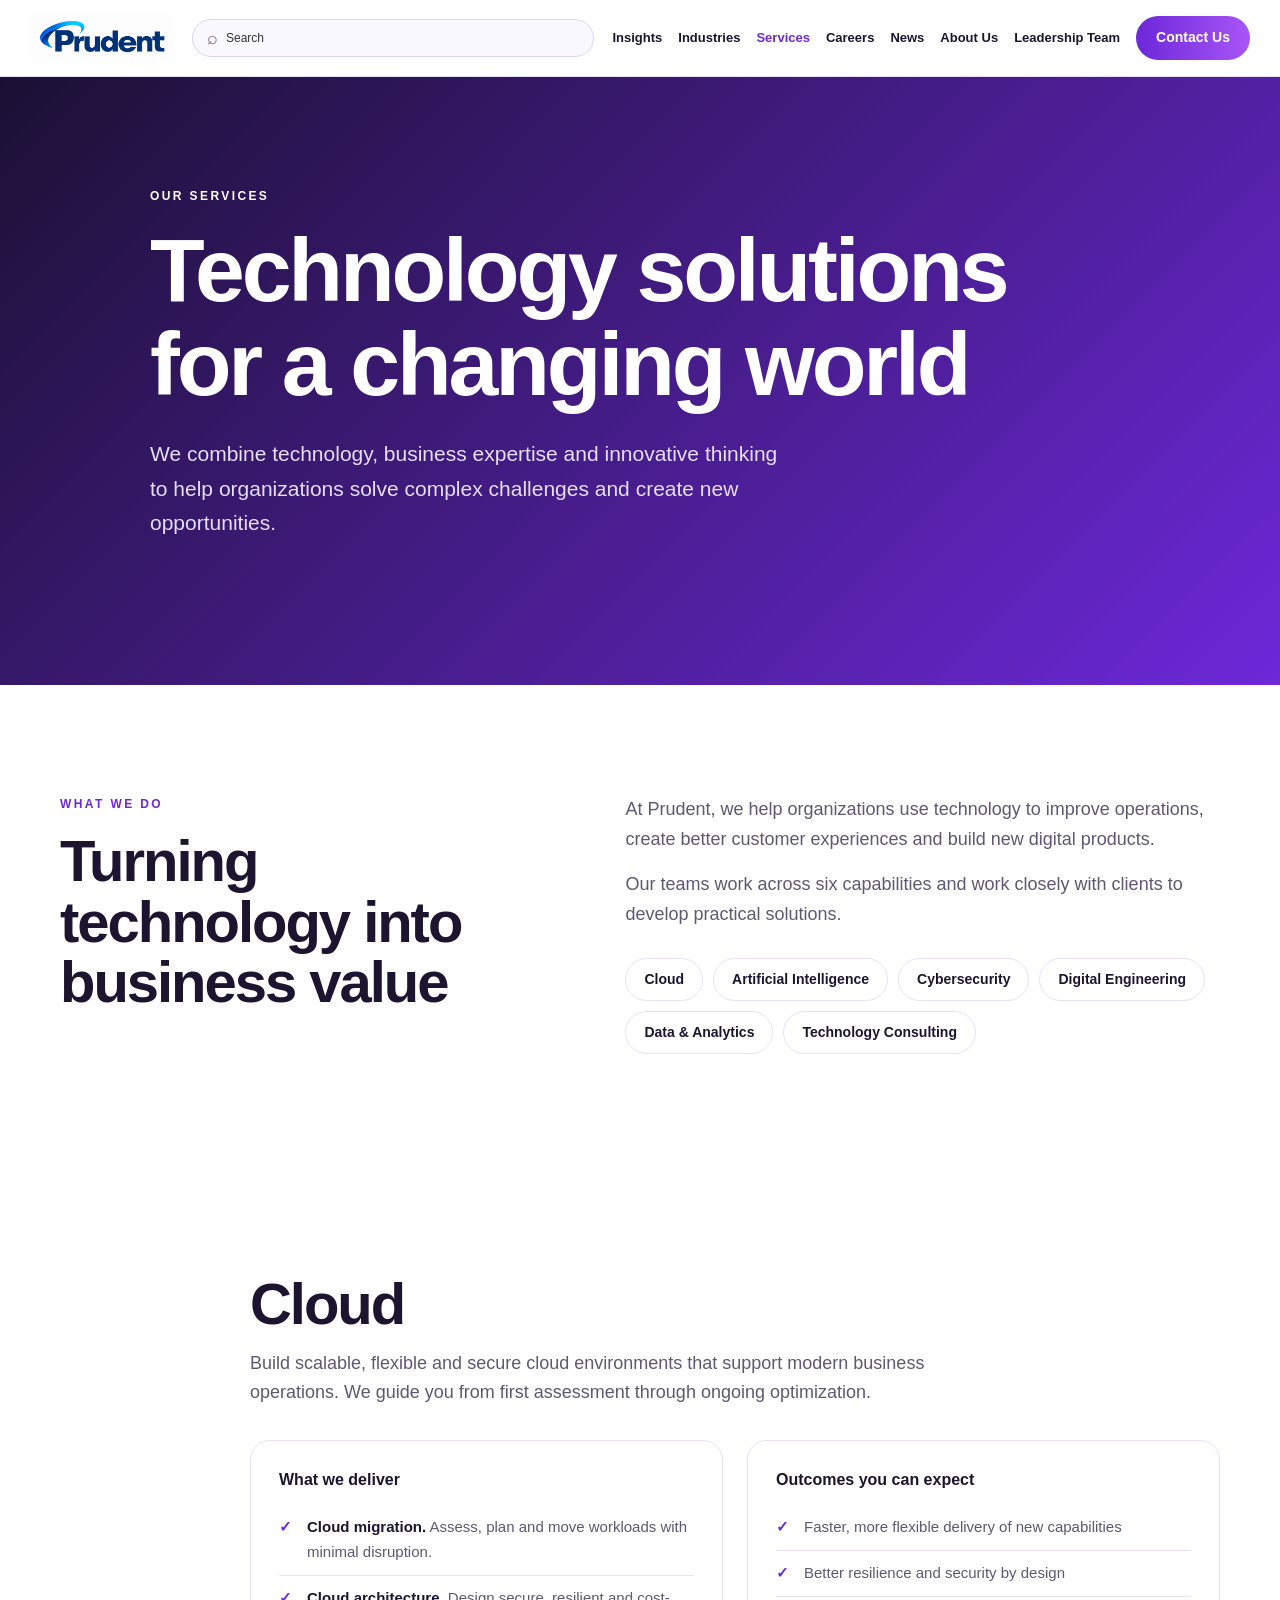
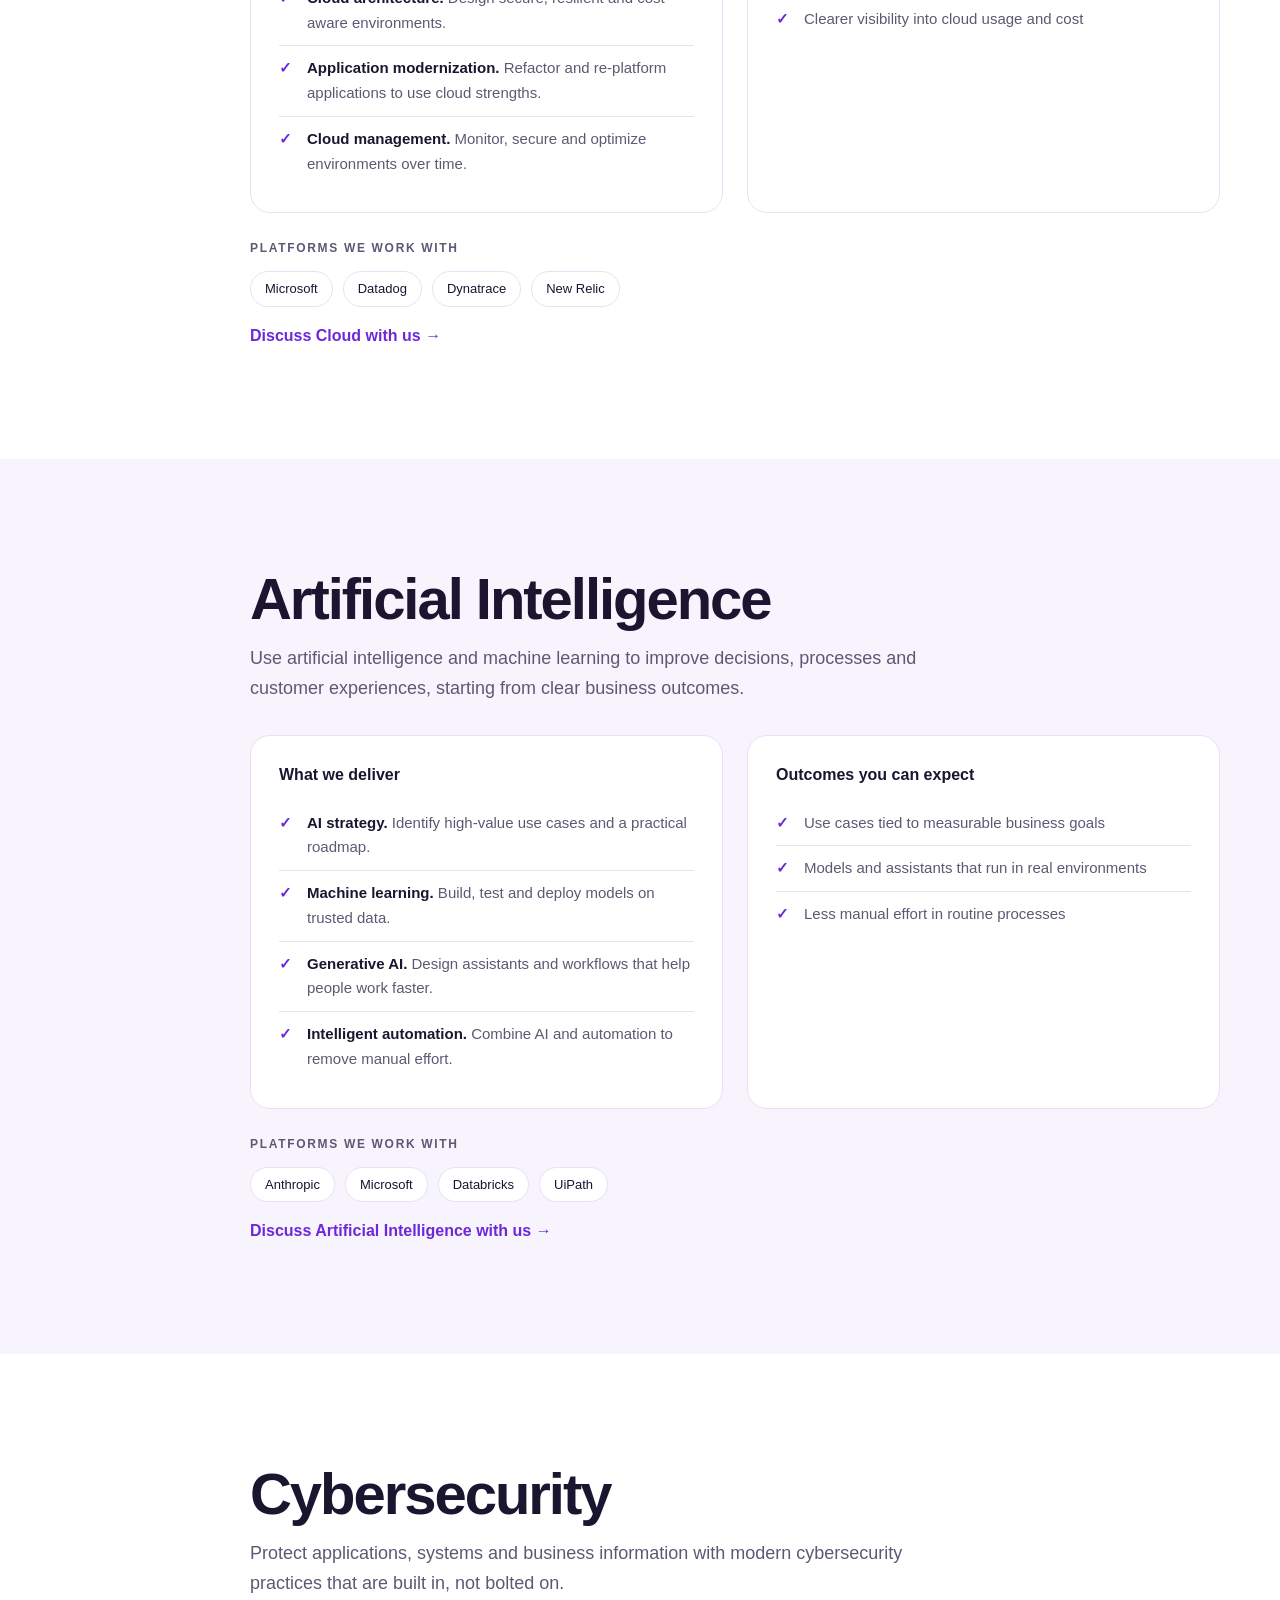
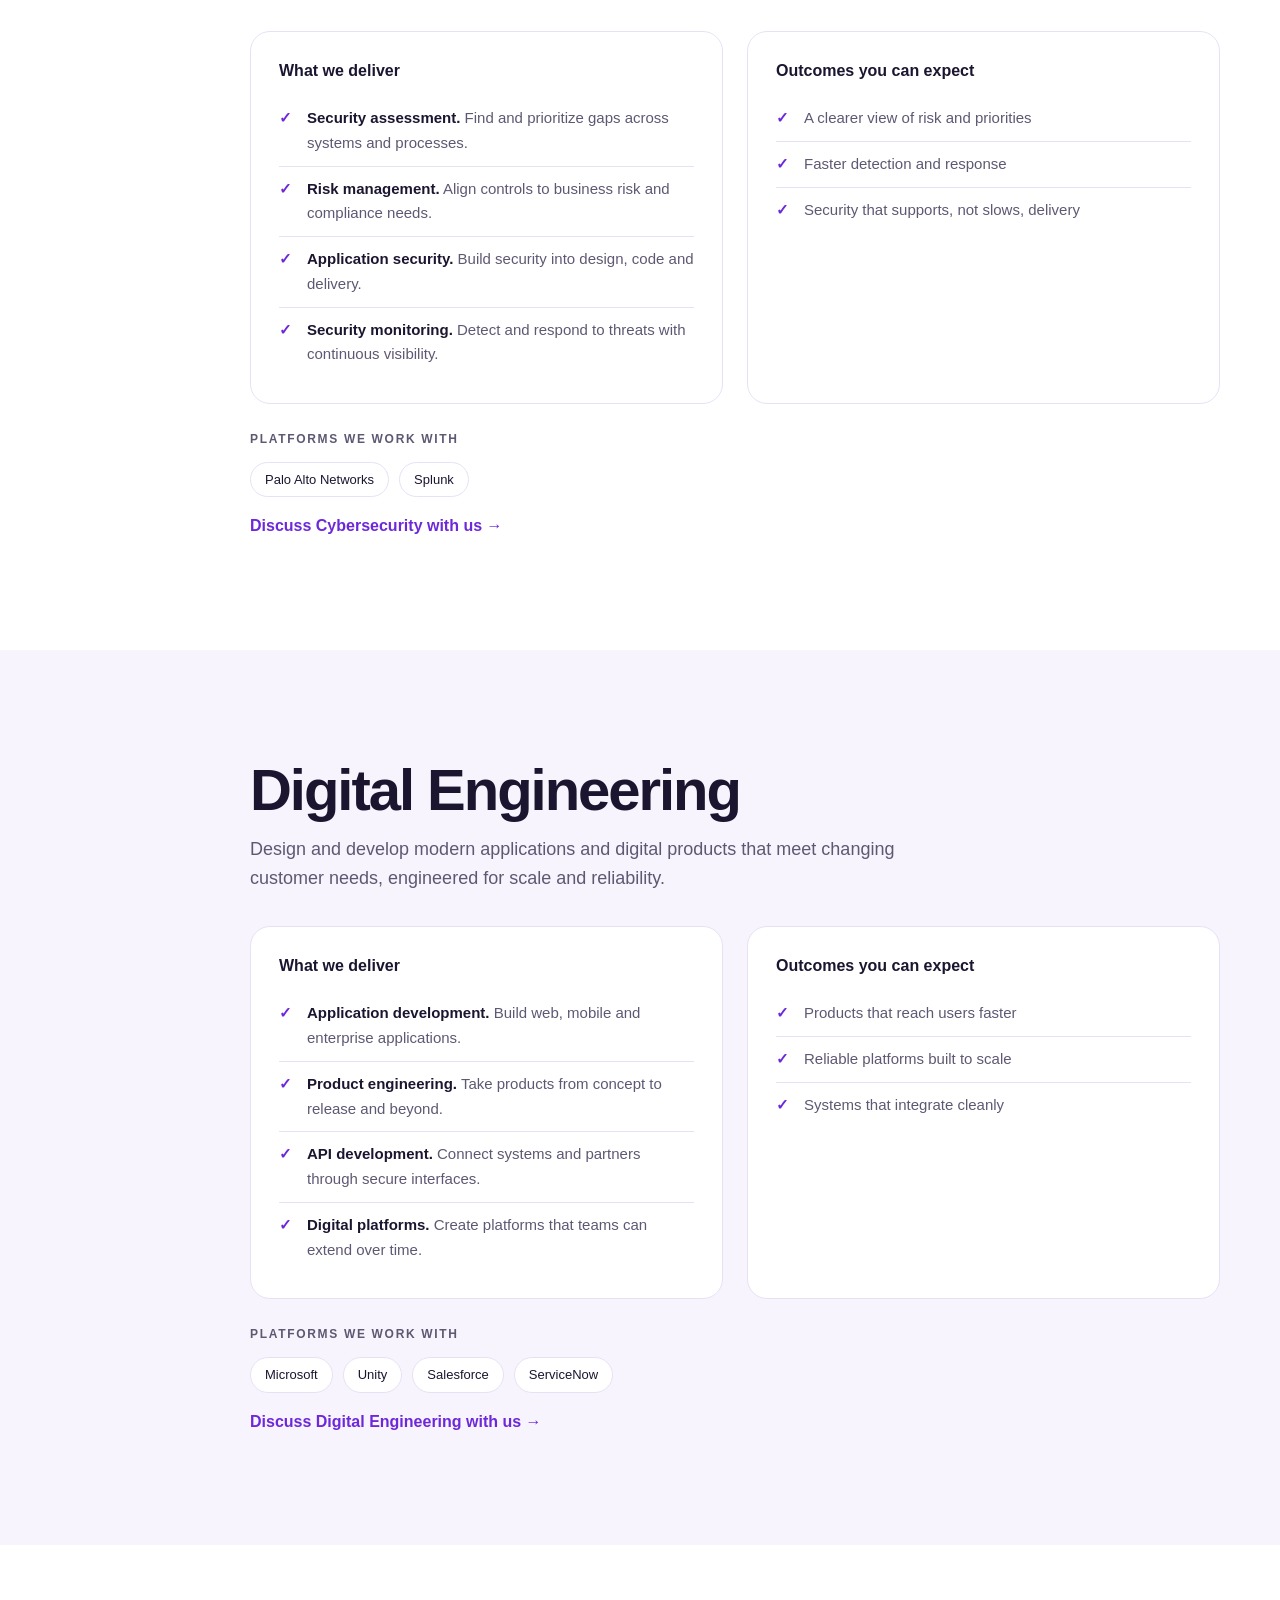
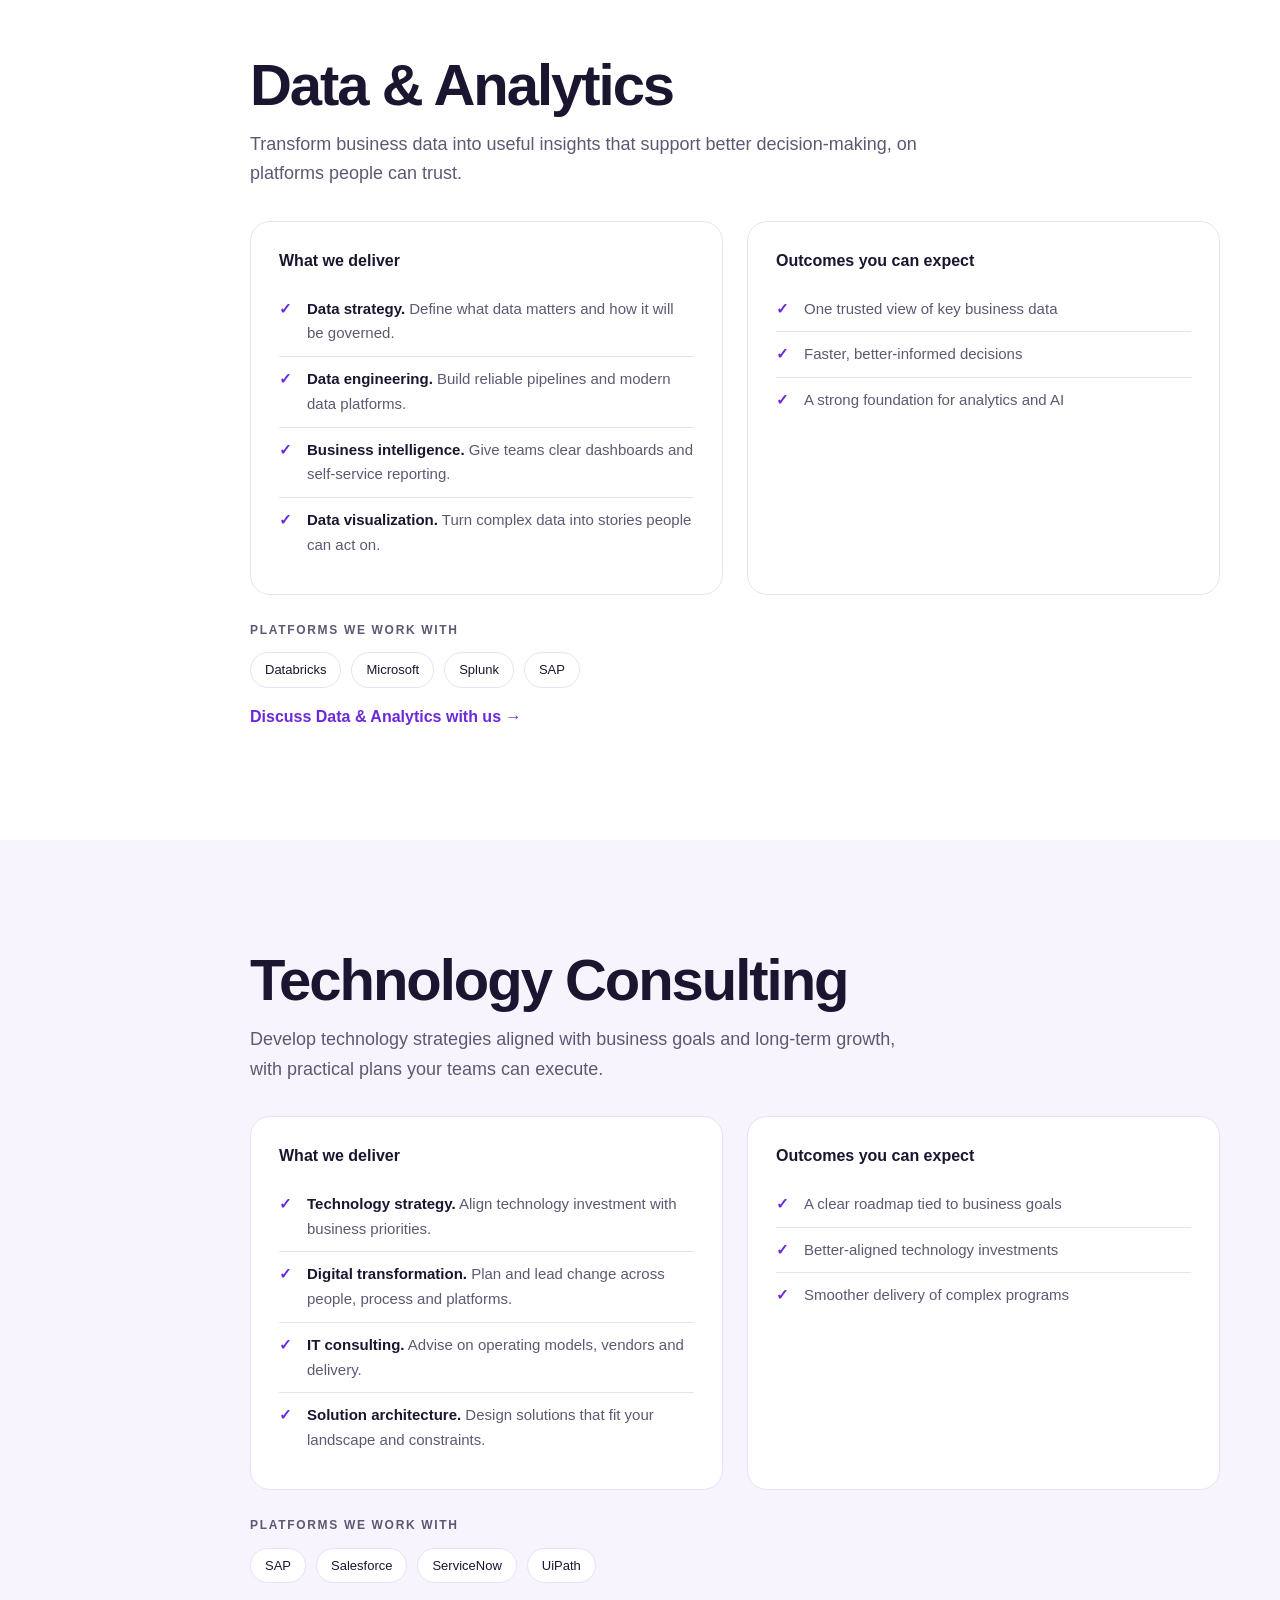
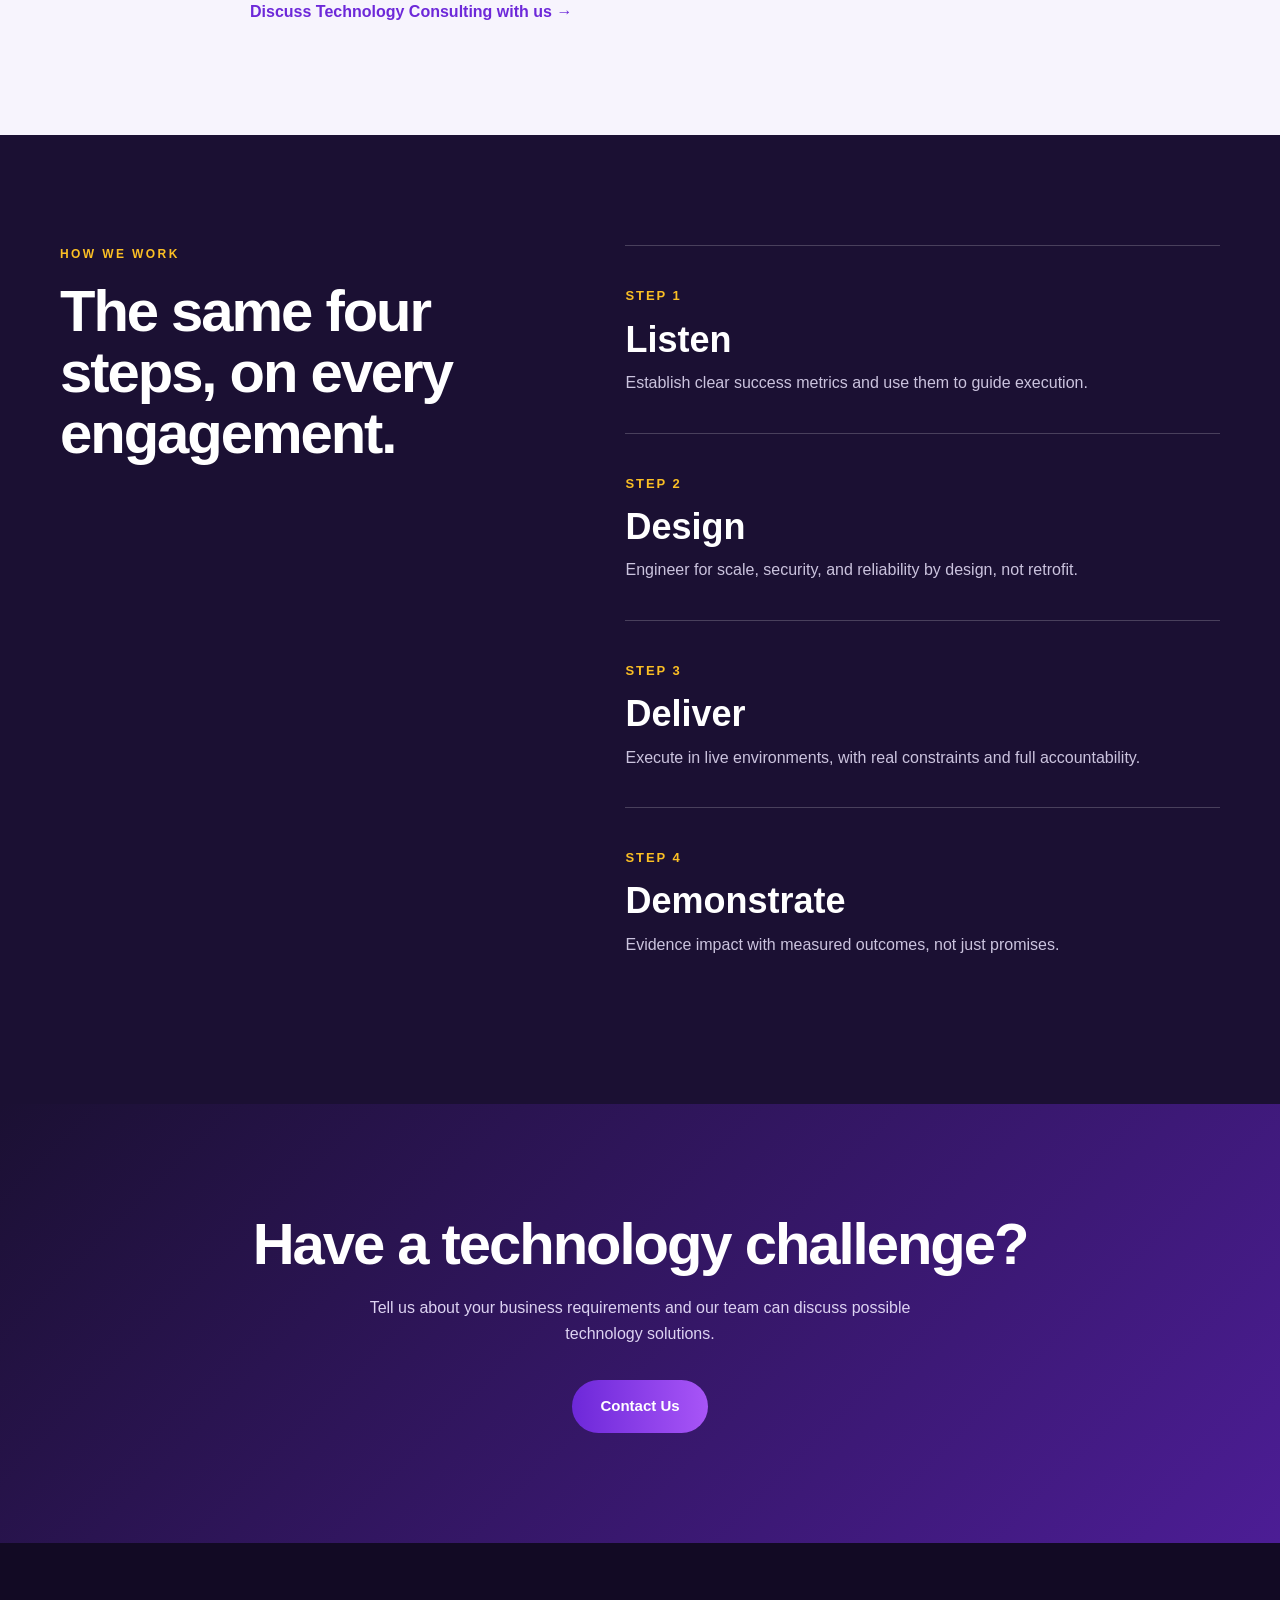
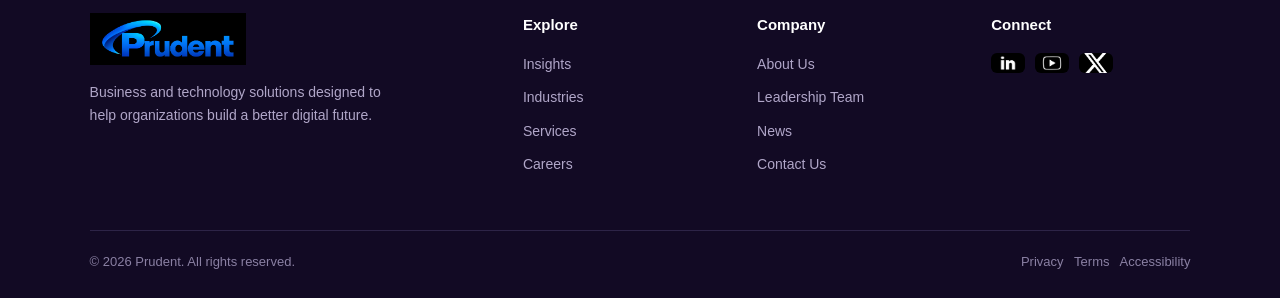
<file: services.html>
<!DOCTYPE html>
<html lang="en">

<head>
    <meta charset="UTF-8">
    <meta name="viewport" content="width=device-width, initial-scale=1.0">
    <meta name="description" content="Prudent services: cloud, AI, cybersecurity, engineering, data and consulting.">
    <title>Services | Prudent</title>
    <link rel="stylesheet" href="style.css">
    <link rel="icon" type="image/png" href="Images/logo3.png">
</head>

<body>

    <input type="checkbox" id="contact-toggle" class="tg">

    <div class="cd">

        <label for="contact-toggle"
               class="cd-bg"
               aria-label="Close"></label>

        <div class="cd-box"
             role="dialog"
             aria-labelledby="cd-t">

            <label for="contact-toggle"
                   class="x"
                   aria-label="Close">
                &times;
            </label>

            <h2 id="cd-t">
                Schedule a Consultation
            </h2>

            <div class="cd-div">
                &#8595;
            </div>

<form action="thank-you.html" method="get">

  <div class="f">
    <label for="cn">Full Name <i>*</i></label>
    <input id="cn" name="name" required autocomplete="name">
  </div>

  <div class="f">
    <label for="cc">Company Name <i>*</i></label>
    <input id="cc" name="company" required autocomplete="organization">
  </div>

  <div class="f">
    <label for="ce">Work Email <i>*</i></label>
    <input id="ce" name="email" type="email" required autocomplete="email">
  </div>

  <div class="f">
    <label for="cp">Phone Number</label>
    <input id="cp" name="phone" type="tel" autocomplete="tel">
  </div>

  <div class="f">
    <label for="cr">Role / Title</label>
    <input id="cr" name="role" autocomplete="organization-title">
  </div>

  <div class="f">
    <label for="cs">Service <i>*</i></label>

    <select id="cs" name="service" required>
      <option value="">--Select Service--</option>
      <option>Digital Transformation</option>
      <option>Cybersecurity Services</option>
      <option>Data &amp; AI Services</option>
      <option>Enterprise Applications</option>
      <option>Technology Staffing</option>
    </select>
  </div>

  <div class="f full">
    <label for="cq">Please explain your requirement in brief</label>
    <textarea id="cq" name="message"></textarea>
  </div>

  <label class="agree full">
    <input type="checkbox" name="sms_consent" value="agreed" required>

    <b>AGREE <i>*</i></b>

    <span>
      By checking the box above, you agree to receive text messages from
      Prudent Technologies and consulting Inc regarding updates, alerts,
      and notifications.
    </span>
  </label>

  <p class="sms full">
    <b>SMS SHARING DISCLOSURE:</b>
    No mobile information will be shared with third parties/affiliates
    for marketing/promotional purposes at any time.
  </p>

  <button class="btn" type="submit">
    Submit
  </button>

</form>

        </div>

    </div>


    <header class="sh">

        <div class="sh-in">


            <a class="sh-logo"
               href="index.html">

                <img src="Images/logo.png"
                     alt="Prudent home"
                     title="Home">

            </a>

    <form class="sq" action="https://www.google.com/search" method="get" target="_blank" role="search">
    <span class="search-icon">⌕</span>
    <input type="hidden" name="as_sitesearch" value="yourdomain.com">
    <input type="search" name="q" placeholder="Search" aria-label="Search">
</form>

            <input type="checkbox"
                   id="nav-toggle"
                   class="tg">


            <nav class="sn">

                <a href="insights.html">
                    Insights
                </a>

                <a href="industries.html">
                    Industries
                </a>

                <a href="services.html"
                   class="on">
                    Services
                </a>

                <a href="careers.html">
                    Careers
                </a>

                <a href="news.html">
                    News
                </a>

                <a href="about-us.html">
                    About Us
                </a>

                <a href="leadership.html">
                    Leadership Team
                </a>

                <label for="contact-toggle"
                       class="btn">

                    Contact Us

                </label>

            </nav>


            <label for="nav-toggle"
                   class="burger"
                   aria-label="Open menu">

                <i></i>
                <i></i>
                <i></i>

            </label>

        </div>

    </header>


    <main>


        <section class="hero sm g">

            <div class="wrap">

                <span class="eyebrow"
                      style="color:var(--teal)">

                    Our services

                </span>


                <h1>
                    Technology solutions for a changing world
                </h1>


                <p class="lead">
                    We combine technology, business expertise and innovative thinking to help organizations solve complex challenges and create new opportunities.
                </p>

            </div>

        </section>


        <section>

            <div class="wrap split">


                <div class="rv">

                    <span class="eyebrow">
                        What we do
                    </span>

                    <h2>
                        Turning technology into business value
                    </h2>

                </div>


                <div class="rv">

                    <p class="lead-p"
                       style="margin-top:0">

                        At Prudent, we help organizations use technology to improve operations, create better customer experiences and build new digital products.

                    </p>


                    <p class="lead-p">

                        Our teams work across six capabilities and work closely with clients to develop practical solutions.

                    </p>


                    <div class="chips">

                        <a href="#cloud">
                            Cloud
                        </a>

                        <a href="#ai">
                            Artificial Intelligence
                        </a>

                        <a href="#cybersecurity">
                            Cybersecurity
                        </a>

                        <a href="#engineering">
                            Digital Engineering
                        </a>

                        <a href="#data">
                            Data &amp; Analytics
                        </a>

                        <a href="#consulting">
                            Technology Consulting
                        </a>

                    </div>

                </div>

            </div>

        </section>


        <section id="cloud">

            <div class="wrap chap">

                <div class="no rv">
                    01
                </div>


                <div class="rv">

                    <h2>
                        Cloud
                    </h2>

                    <p class="lead-p">
                        Build scalable, flexible and secure cloud environments that support modern business operations. We guide you from first assessment through ongoing optimization.
                    </p>


                    <div class="dt">


                        <div>

                            <h3>
                                What we deliver
                            </h3>

                            <ul>

                                <li>
                                    <b>Cloud migration.</b>
                                    Assess, plan and move workloads with minimal disruption.
                                </li>

                                <li>
                                    <b>Cloud architecture.</b>
                                    Design secure, resilient and cost-aware environments.
                                </li>

                                <li>
                                    <b>Application modernization.</b>
                                    Refactor and re-platform applications to use cloud strengths.
                                </li>

                                <li>
                                    <b>Cloud management.</b>
                                    Monitor, secure and optimize environments over time.
                                </li>

                            </ul>

                        </div>


                        <div>

                            <h3>
                                Outcomes you can expect
                            </h3>

                            <ul>

                                <li>
                                    Faster, more flexible delivery of new capabilities
                                </li>

                                <li>
                                    Better resilience and security by design
                                </li>

                                <li>
                                    Clearer visibility into cloud usage and cost
                                </li>

                            </ul>

                        </div>

                    </div>


                    <h3 class="pf">
                        Platforms we work with
                    </h3>


                    <div class="tags">

                        <span>
                            Microsoft
                        </span>

                        <span>
                            Datadog
                        </span>

                        <span>
                            Dynatrace
                        </span>

                        <span>
                            New Relic
                        </span>

                    </div>


                    <label for="contact-toggle"
                           class="more">

                        Discuss Cloud with us →

                    </label>

                </div>

            </div>

        </section>


        <section id="ai"
                 class="soft">

            <div class="wrap chap">

                <div class="no rv">
                    02
                </div>


                <div class="rv">

                    <h2>
                        Artificial Intelligence
                    </h2>


                    <p class="lead-p">
                        Use artificial intelligence and machine learning to improve decisions, processes and customer experiences, starting from clear business outcomes.
                    </p>


                    <div class="dt">


                        <div>

                            <h3>
                                What we deliver
                            </h3>

                            <ul>

                                <li>
                                    <b>AI strategy.</b>
                                    Identify high-value use cases and a practical roadmap.
                                </li>

                                <li>
                                    <b>Machine learning.</b>
                                    Build, test and deploy models on trusted data.
                                </li>

                                <li>
                                    <b>Generative AI.</b>
                                    Design assistants and workflows that help people work faster.
                                </li>

                                <li>
                                    <b>Intelligent automation.</b>
                                    Combine AI and automation to remove manual effort.
                                </li>

                            </ul>

                        </div>


                        <div>

                            <h3>
                                Outcomes you can expect
                            </h3>

                            <ul>

                                <li>
                                    Use cases tied to measurable business goals
                                </li>

                                <li>
                                    Models and assistants that run in real environments
                                </li>

                                <li>
                                    Less manual effort in routine processes
                                </li>

                            </ul>

                        </div>

                    </div>


                    <h3 class="pf">
                        Platforms we work with
                    </h3>


                    <div class="tags">

                        <span>
                            Anthropic
                        </span>

                        <span>
                            Microsoft
                        </span>

                        <span>
                            Databricks
                        </span>

                        <span>
                            UiPath
                        </span>

                    </div>


                    <label for="contact-toggle"
                           class="more">

                        Discuss Artificial Intelligence with us →

                    </label>

                </div>

            </div>

        </section>


        <section id="cybersecurity">

            <div class="wrap chap">

                <div class="no rv">
                    03
                </div>


                <div class="rv">

                    <h2>
                        Cybersecurity
                    </h2>


                    <p class="lead-p">
                        Protect applications, systems and business information with modern cybersecurity practices that are built in, not bolted on.
                    </p>


                    <div class="dt">


                        <div>

                            <h3>
                                What we deliver
                            </h3>

                            <ul>

                                <li>
                                    <b>Security assessment.</b>
                                    Find and prioritize gaps across systems and processes.
                                </li>

                                <li>
                                    <b>Risk management.</b>
                                    Align controls to business risk and compliance needs.
                                </li>

                                <li>
                                    <b>Application security.</b>
                                    Build security into design, code and delivery.
                                </li>

                                <li>
                                    <b>Security monitoring.</b>
                                    Detect and respond to threats with continuous visibility.
                                </li>

                            </ul>

                        </div>


                        <div>

                            <h3>
                                Outcomes you can expect
                            </h3>

                            <ul>

                                <li>
                                    A clearer view of risk and priorities
                                </li>

                                <li>
                                    Faster detection and response
                                </li>

                                <li>
                                    Security that supports, not slows, delivery
                                </li>

                            </ul>

                        </div>

                    </div>


                    <h3 class="pf">
                        Platforms we work with
                    </h3>


                    <div class="tags">

                        <span>
                            Palo Alto Networks
                        </span>

                        <span>
                            Splunk
                        </span>

                    </div>


                    <label for="contact-toggle"
                           class="more">

                        Discuss Cybersecurity with us →

                    </label>

                </div>

            </div>

        </section>


        <section id="engineering"
                 class="soft">

            <div class="wrap chap">

                <div class="no rv">
                    04
                </div>


                <div class="rv">

                    <h2>
                        Digital Engineering
                    </h2>


                    <p class="lead-p">
                        Design and develop modern applications and digital products that meet changing customer needs, engineered for scale and reliability.
                    </p>


                    <div class="dt">


                        <div>

                            <h3>
                                What we deliver
                            </h3>

                            <ul>

                                <li>
                                    <b>Application development.</b>
                                    Build web, mobile and enterprise applications.
                                </li>

                                <li>
                                    <b>Product engineering.</b>
                                    Take products from concept to release and beyond.
                                </li>

                                <li>
                                    <b>API development.</b>
                                    Connect systems and partners through secure interfaces.
                                </li>

                                <li>
                                    <b>Digital platforms.</b>
                                    Create platforms that teams can extend over time.
                                </li>

                            </ul>

                        </div>


                        <div>

                            <h3>
                                Outcomes you can expect
                            </h3>

                            <ul>

                                <li>
                                    Products that reach users faster
                                </li>

                                <li>
                                    Reliable platforms built to scale
                                </li>

                                <li>
                                    Systems that integrate cleanly
                                </li>

                            </ul>

                        </div>

                    </div>


                    <h3 class="pf">
                        Platforms we work with
                    </h3>


                    <div class="tags">

                        <span>
                            Microsoft
                        </span>

                        <span>
                            Unity
                        </span>

                        <span>
                            Salesforce
                        </span>

                        <span>
                            ServiceNow
                        </span>

                    </div>


                    <label for="contact-toggle"
                           class="more">

                        Discuss Digital Engineering with us →

                    </label>

                </div>

            </div>

        </section>


        <section id="data">

            <div class="wrap chap">

                <div class="no rv">
                    05
                </div>


                <div class="rv">

                    <h2>
                        Data &amp; Analytics
                    </h2>


                    <p class="lead-p">
                        Transform business data into useful insights that support better decision-making, on platforms people can trust.
                    </p>


                    <div class="dt">


                        <div>

                            <h3>
                                What we deliver
                            </h3>

                            <ul>

                                <li>
                                    <b>Data strategy.</b>
                                    Define what data matters and how it will be governed.
                                </li>

                                <li>
                                    <b>Data engineering.</b>
                                    Build reliable pipelines and modern data platforms.
                                </li>

                                <li>
                                    <b>Business intelligence.</b>
                                    Give teams clear dashboards and self-service reporting.
                                </li>

                                <li>
                                    <b>Data visualization.</b>
                                    Turn complex data into stories people can act on.
                                </li>

                            </ul>

                        </div>


                        <div>

                            <h3>
                                Outcomes you can expect
                            </h3>

                            <ul>

                                <li>
                                    One trusted view of key business data
                                </li>

                                <li>
                                    Faster, better-informed decisions
                                </li>

                                <li>
                                    A strong foundation for analytics and AI
                                </li>

                            </ul>

                        </div>

                    </div>


                    <h3 class="pf">
                        Platforms we work with
                    </h3>


                    <div class="tags">

                        <span>
                            Databricks
                        </span>

                        <span>
                            Microsoft
                        </span>

                        <span>
                            Splunk
                        </span>

                        <span>
                            SAP
                        </span>

                    </div>


                    <label for="contact-toggle"
                           class="more">

                        Discuss Data &amp; Analytics with us →

                    </label>

                </div>

            </div>

        </section>


        <section id="consulting"
                 class="soft">

            <div class="wrap chap">

                <div class="no rv">
                    06
                </div>


                <div class="rv">

                    <h2>
                        Technology Consulting
                    </h2>


                    <p class="lead-p">
                        Develop technology strategies aligned with business goals and long-term growth, with practical plans your teams can execute.
                    </p>


                    <div class="dt">


                        <div>

                            <h3>
                                What we deliver
                            </h3>

                            <ul>

                                <li>
                                    <b>Technology strategy.</b>
                                    Align technology investment with business priorities.
                                </li>

                                <li>
                                    <b>Digital transformation.</b>
                                    Plan and lead change across people, process and platforms.
                                </li>

                                <li>
                                    <b>IT consulting.</b>
                                    Advise on operating models, vendors and delivery.
                                </li>

                                <li>
                                    <b>Solution architecture.</b>
                                    Design solutions that fit your landscape and constraints.
                                </li>

                            </ul>

                        </div>


                        <div>

                            <h3>
                                Outcomes you can expect
                            </h3>

                            <ul>

                                <li>
                                    A clear roadmap tied to business goals
                                </li>

                                <li>
                                    Better-aligned technology investments
                                </li>

                                <li>
                                    Smoother delivery of complex programs
                                </li>

                            </ul>

                        </div>

                    </div>


                    <h3 class="pf">
                        Platforms we work with
                    </h3>


                    <div class="tags">

                        <span>
                            SAP
                        </span>

                        <span>
                            Salesforce
                        </span>

                        <span>
                            ServiceNow
                        </span>

                        <span>
                            UiPath
                        </span>

                    </div>


                    <label for="contact-toggle"
                           class="more">

                        Discuss Technology Consulting with us →

                    </label>

                </div>

            </div>

        </section>


        <section class="dark">

            <div class="wrap split">


                <div class="stick rv">

                    <span class="eyebrow">
                        How we work
                    </span>

                    <h2>
                        The same four steps, on every engagement.
                    </h2>

                </div>


                <div>


                    <div class="step rv">

                        <b>
                            STEP 1
                        </b>

                        <h3>
                            Listen
                        </h3>

                        <p>
                            Establish clear success metrics and use them to guide execution.
                        </p>

                    </div>


                    <div class="step rv">

                        <b>
                            STEP 2
                        </b>

                        <h3>
                            Design
                        </h3>

                        <p>
                            Engineer for scale, security, and reliability by design, not retrofit.
                        </p>

                    </div>


                    <div class="step rv">

                        <b>
                            STEP 3
                        </b>

                        <h3>
                            Deliver
                        </h3>

                        <p>
                            Execute in live environments, with real constraints and full accountability.
                        </p>

                    </div>


                    <div class="step rv">

                        <b>
                            STEP 4
                        </b>

                        <h3>
                            Demonstrate
                        </h3>

                        <p>
                            Evidence impact with measured outcomes, not just promises.
                        </p>

                    </div>


                </div>

            </div>

        </section>


        <section class="cta">

            <div class="wrap">

                <h2 class="rv">
                    Have a technology challenge?
                </h2>

                <p>
                    Tell us about your business requirements and our team can discuss possible technology solutions.
                </p>

                <label for="contact-toggle"
                       class="btn">

                    Contact Us

                </label>

            </div>

        </section>

    </main>


    <footer class="sf">

        <div class="sf-g">


            <div>

                <img src="Images/logo1.png"
                     alt="Prudent">

                <p>
                    Business and technology solutions designed to help organizations build a better digital future.
                </p>

            </div>


            <div>

                <h4>
                    Explore
                </h4>

                <a href="insights.html">
                    Insights
                </a>

                <a href="industries.html">
                    Industries
                </a>

                <a href="services.html">
                    Services
                </a>


                <a href="careers.html">
                    Careers
                </a>

            </div>


            <div>

                <h4>
                    Company
                </h4>

                <a href="about-us.html">
                    About Us
                </a>

                <a href="leadership.html">
                    Leadership Team
                </a>

                <a href="news.html">
                    News
                </a>

                <label for="contact-toggle">
                    Contact Us
                </label>

            </div>


            <div>

                <h4>
                    Connect
                </h4>

<div class="soc">
            <a href="https://www.linkedin.com/company/prudent-technologies-and-consulting-inc/posts/?feedView=all" aria-label="LinkedIn">
              <img src="Images/LinkedIn.jpg" alt="LinkedIn" />
            </a>

            <a href="https://www.youtube.com/@PrudentTechnologiesConsulting" aria-label="YouTube">
              <img src="Images/youtube.jpg" alt="YouTube" />
            </a>

            <a href="https://x.com/Prudent_USA" aria-label="Twitter">
              <img src="Images/twitter.jpg" alt="Twitter" />
            </a>
          </div>
        </div>
      </div>


        <div class="sf-b">

            <span>
                © 2026 Prudent. All rights reserved.
            </span>

            <span>

                <a href="privacy.html">
                    Privacy
                </a>

                &nbsp; Terms &nbsp; Accessibility

            </span>

        </div>

    </footer>

</body>

</html>
</file>
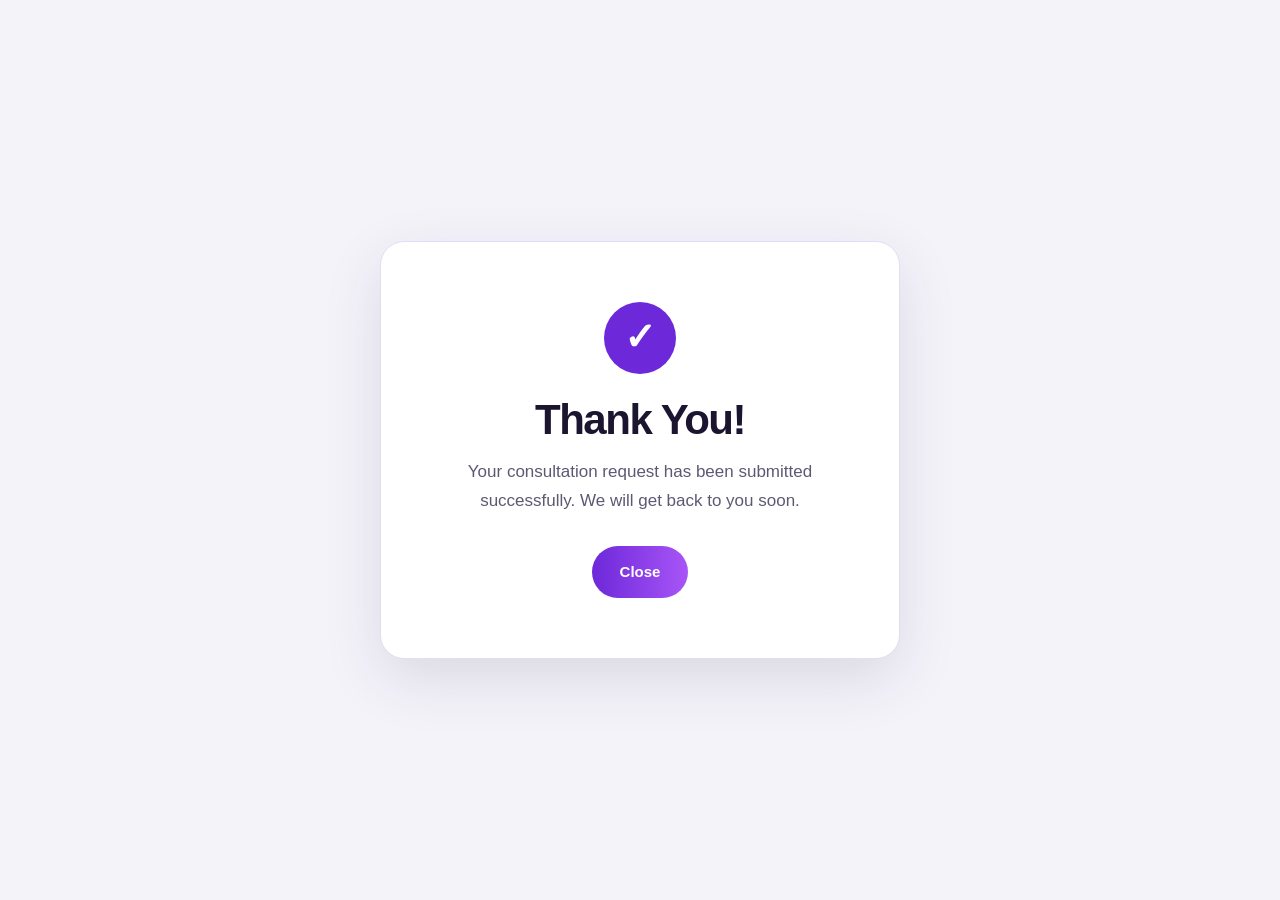
<file: thank-you.html>
<!DOCTYPE html>
<html lang="en">
<head>
    <meta charset="UTF-8">
    <meta name="viewport" content="width=device-width, initial-scale=1.0">
    <meta name="description" content="Thank you for contacting Prudent.">
    <title>Thank You | Prudent</title>
    <link rel="stylesheet" href="style.css">
    <link rel="icon" type="image/png" href="Images/logo3.png" />
</head>

<body>

    <main class="thank-page">

        <div class="thank-card">

            <div class="thank-icon">✓</div>

            <h1>Thank You!</h1>

            <p>
                Your consultation request has been submitted successfully.
                We will get back to you soon.
            </p>

            <a href="index.html" class="btn">
                Close
            </a>

        </div>

    </main>

</body>
</html>
</file>
<file: style.css>
*{
margin:0;
padding:0;
box-sizing:border-box;
}
html{
scroll-behavior:smooth;
scroll-padding-top:90px;
}
body{
font-family:Arial,Helvetica,sans-serif;
color:#1c1530;
background:#fff;
line-height:1.65;
overflow-x:hidden;
}
body:has(#contact-toggle:checked){
overflow:hidden;
}
img{
max-width:100%;
display:block;
}
a{
color:inherit;
text-decoration:none;
}
button,
input,
textarea,
select{
font:inherit;
}
label{
cursor:pointer;
}
input[type="checkbox"]{
accent-color:#6d28d9;
}
:focus-visible{
outline:2px solid #6d28d9;
outline-offset:3px;
}
section{
padding:110px clamp(20px,7vw,110px);
}
.wrap{
max-width:1200px;
margin:auto;
}
h1,
h2{
letter-spacing:-.035em;
line-height:1.05;
font-weight:800;
}
h2{
font-size:clamp(32px,4.6vw,58px);
}
.eyebrow{
display:block;
margin-bottom:16px;
font-size:12px;
font-weight:800;
letter-spacing:.2em;
text-transform:uppercase;
color:#6d28d9;
}
.big{
font-size:clamp(17px,2vw,21px);
color:#cbc3de;
max-width:640px;
margin-top:24px;
}
.btn{
display:inline-flex;
align-items:center;
justify-content:center;
padding:14px 28px;
border:0;
border-radius:99px;
background:linear-gradient(90deg,#6d28d9,#a855f7);
color:#fff;
font-weight:700;
font-size:15px;
cursor:pointer;
transition:.3s;
}
.btn:hover{
transform:translateY(-3px);
box-shadow:0 12px 28px rgba(109,40,217,.35);
}
.btn.ghost{
background:transparent;
border:1.5px solid currentColor;
margin-left:8px;
}
.more{
display:inline-block;
margin-top:16px;
color:#6d28d9;
font-weight:700;
}
.dark{
background:#1b1033;
color:#fff;
}
.dark .eyebrow{
color:#fbbf24;
}
.soft{
background:#f7f4fd;
}
.sh{
position:sticky;
top:0;
z-index:900;
background:rgba(255,255,255,.96);
backdrop-filter:blur(14px);
border-bottom:1px solid #e8e1f5;
}
.sh-in{
max-width:1600px;
min-height:76px;
margin:auto;
padding:0 clamp(16px,3vw,44px);
display:flex;
align-items:center;
gap:24px;
}
.sh-logo{
display:flex;
align-items:center;
flex-shrink:0;
}
.sh-logo img{
height:48px;
width:auto;
object-fit:contain;
}
.sq{
position:relative;
flex:1;
gap: 8px;
max-width:440px;
margin:auto;
}

.sq input[type="search"]{
width:100%;
height:44px;
padding:0 18px 0 44px;
border:1px solid #e8e1f5;
border-radius:99px;
background:#f7f4fd;
outline: 0;
font-size: 14px;
transition:.25s;
}
.sq input[type="search"]:focus{
border-color:#6d28d9;
background:#fff;
box-shadow:0 0 0 4px rgba(109,40,217,.12);
}

.sq {
    width: 160px;
    height: 38px;
    display: flex;
    align-items: center;
    padding: 0 14px;
    border: 1px solid #ddd3ef;
    border-radius: 22px;
    background: #faf8ff;
    box-sizing: border-box;
}

.sq .search-icon {
    font-size: 18px;
    line-height: 1;
    color: #6d5a87;
    flex-shrink: 0;
}

.sq input[type="search"] {
    width: 100%;
    height: 100%;
    padding: 0;
    border: 0;
    outline: 0;
    background: transparent;
    box-shadow: none;
    font-size: 12px;
    color: #333;
}

.sq input[type="search"]::placeholder {
    color: #333;
    opacity: 1;
}


.sq:focus-within {
    border-color: #b9a5d6;
    box-shadow: 0 0 0 3px rgba(185, 165, 214, 0.15);
}
.sn{
display:flex;
align-items:center;
gap:22px;
}
.sn a{
font-size:14px;
font-weight:600;
white-space:nowrap;
transition:color .2s;
}
.sn a:hover,
.sn a.on{
color:#6d28d9;
}
.sn .btn{
padding:10px 20px;
font-size:14px;
}
.burger{
display:none;
width:44px;
height:44px;
flex-direction:column;
justify-content:center;
align-items:center;
gap:5px;
}
.burger i{
width:24px;
height:2.5px;
background:#1c1530;
border-radius:2px;
transition:.3s;
}
#nav-toggle{
display:none;
}
#nav-toggle:checked~.sh .burger i:nth-child(1){
transform:translateY(7.5px) rotate(45deg);
}
#nav-toggle:checked~.sh .burger i:nth-child(2){
opacity:0;
}
#nav-toggle:checked~.sh .burger i:nth-child(3){
transform:translateY(-7.5px) rotate(-45deg);
}
.hero{
position:relative;
min-height:calc(100vh - 76px);
display:flex;
align-items:center;
color:#fff;
background:
linear-gradient(
115deg,
rgba(18,10,36,.9),
rgba(18,10,36,.4)
),
var(--bg,url("Images/content.jpg")) center/cover #241447;
}
.hero.g{
background:linear-gradient(135deg,#1b1033,#6d28d9);
}
.hero.sm{
min-height:56vh;
}
.hero h1{
font-size:clamp(40px,7vw,90px);
max-width:980px;
margin-bottom:26px;
animation:up .9s both;
}
.hero .lead{
font-size:clamp(17px,2vw,21px);
max-width:640px;
margin-bottom:34px;
color:#e6defa;
animation:up .9s .15s both;
}
.hero .btn,
.hero .eyebrow{
animation:up .9s .3s both;
}
@keyframes up{
from{
opacity:0;
transform:translateY(36px);
}
to{
opacity:1;
transform:translateY(0);
}
}
.chap{
display:grid;
grid-template-columns:150px 1fr;
gap:40px;
}
.no{
font-size:clamp(64px,9vw,140px);
font-weight:800;
line-height:.85;
color:transparent;
-webkit-text-stroke:1.5px currentColor;
opacity:.3;
}
.chap p{
color:#5f5873;
margin-top:14px;
max-width:680px;
}
.dark .chap p{
color:#cbc3de;
}
.split{
display:grid;
grid-template-columns:1fr 1.2fr;
gap:70px;
align-items:start;
}
.stick{
position:sticky;
top:120px;
}
.stick p{
margin:20px 0 28px;
color:#5f5873;
}
.dark .stick p{
color:#cbc3de;
}
.step{
padding:36px 0;
border-top:1px solid #e8e1f5;
}
.dark .step{
border-color:rgba(255,255,255,.2);
}
.step b{
color:#6d28d9;
font-size:13px;
letter-spacing:.15em;
}
.step h3{
font-size:clamp(24px,3vw,36px);
margin:10px 0;
line-height:1.15;
}
.step p{
color:#5f5873;
}
.dark .step b{
color:#fbbf24;
}
.dark .step p{
color:#cbc3de;
}
.il a{
display:flex;
justify-content:space-between;
padding:24px 0;
border-bottom:1px solid rgba(255,255,255,.25);
font-size:clamp(20px,2.4vw,28px);
font-weight:700;
transition:.3s;
}
.il a:hover{
padding-left:14px;
color:#fbbf24;
}
.grid{
display:grid;
grid-template-columns:repeat(3,minmax(0,1fr));
gap:24px;
margin-top:50px;
}
.card{
background:#fff;
border:1px solid #e8e1f5;
border-radius:24px;
overflow:hidden;
transition:.35s;
display:flex;
flex-direction:column;
}
.card:hover{
transform:translateY(-8px);
box-shadow:0 24px 50px rgba(27,16,51,.12);
}
.card .im{
height:210px;
background:var(--bg) center/cover;
}
.card .tx{
padding:28px;
}
.card h3{
font-size:22px;
margin:8px 0 10px;
line-height:1.25;
}
.card p{
color:#5f5873;
font-size:15px;
}
.card ul{
margin:16px 0 0 18px;
color:#5f5873;
font-size:14px;
line-height:2;
}
.ic{
width:52px;
height:52px;
margin-bottom:18px;
border-radius:14px;
background:#efe7fd;
color:#6d28d9;
display:grid;
place-items:center;
font-size:22px;
font-weight:800;
}
.tag{
font-size:12px;
font-weight:700;
letter-spacing:.08em;
color:#6d28d9;
}
.art{
display:grid;
grid-template-columns:1fr 1fr;
gap:64px;
align-items:center;
}
.art .im{
height:380px;
border-radius:28px;
background:var(--bg) center/cover;
}
.art.rev .im{
order:2;
}
.art p{
color:#5f5873;
margin-top:16px;
}
.tags{
display:flex;
flex-wrap:wrap;
gap:10px;
margin-top:22px;
}
.tags span{
padding:6px 14px;
border:1px solid #e8e1f5;
border-radius:99px;
font-size:13px;
background:#fff;
}
.pl{
display:grid;
grid-template-columns:repeat(auto-fit,minmax(150px,1fr));
gap:16px;
margin-top:40px;
}
.pl div{
height:90px;
padding:18px;
border:1px solid #e8e1f5;
border-radius:14px;
display:flex;
align-items:center;
justify-content:center;
transition:.3s;
}
.pl img{
max-width:100%;
max-height:100%;
object-fit:contain;
filter:grayscale(1);
opacity:.7;
transition:.3s;
}
.pl div:hover{
box-shadow:0 10px 24px rgba(0,0,0,.08);
}
.pl div:hover img{
filter:none;
opacity:1;
}
.nl>*{
display:grid;
grid-template-columns:200px 1fr auto;
gap:24px;
align-items:center;
padding:28px 0;
border-top:1px solid #e8e1f5;
}
.nl h3{
font-size:clamp(20px,2.4vw,28px);
line-height:1.25;
transition:color .2s;
}
.nl a:hover h3{
color:#6d28d9;
}
.nl time,
.nl p{
color:#5f5873;
font-size:15px;
}
.lg{
display:grid;
grid-template-columns:repeat(2,minmax(0,1fr));
gap:24px;
margin-top:50px;
}
.pp{
background:#fff;
border:1px solid #e8e1f5;
border-radius:24px;
padding:30px;
transition:.35s;
}
.pp:hover{
transform:translateY(-6px);
box-shadow:0 20px 44px rgba(27,16,51,.12);
}
.pp img{
width:100px;
height:100px;
margin-bottom:18px;
border-radius:50%;
object-fit:cover;
background:#c4b5fd;
}
.pp h3{
font-size:21px;
line-height:1.25;
}
.pp h4{
margin:4px 0 12px;
color:#6d28d9;
font-size:14px;
}
.pp p{
color:#5f5873;
font-size:14px;
}
.pp .in{
display:inline-grid;
place-items:center;
width:36px;
height:36px;
margin-top:16px;
border-radius:8px;
background:#6d28d9;
color:#fff;
font-weight:800;
}
.cta{
text-align:center;
background:linear-gradient(135deg,#1b1033,#4c1d95);
color:#fff;
}
.cta p{
max-width:560px;
margin:20px auto 32px;
color:#ddd3f2;
}
.sf{
padding:70px clamp(20px,7vw,110px) 26px;
background:#120a24;
color:#fff;
}
.sf-g{
max-width:1200px;
margin:auto;
display:grid;
grid-template-columns:2fr 1fr 1fr 1fr;
gap:48px;
}
.sf img{
height:52px;
width:auto;
margin-bottom:16px;
}
.sf p{
color:#b0a6c8;
font-size:14px;
max-width:320px;
}
.sf h4{
margin-bottom:16px;
font-size:15px;
}
.sf-g a,
.sf-g label{
display:block;
width:fit-content;
margin-bottom:10px;
color:#b0a6c8;
font-size:14px;
}
.sf-g a:hover,
.sf-g label:hover{
color:#fff;
}
.sf .soc{
display:flex;
gap:10px;
}
.sf .soc a{
margin:0;
}
.sf .soc img{
width:34px;
height:20px;
margin:0;
border-radius:6px;
object-fit:cover;
}
.sf-b{
max-width:1200px;
margin:44px auto 0;
padding-top:20px;
border-top:1px solid #2d2447;
display:flex;
justify-content:space-between;
gap:16px;
color:#8a80a3;
font-size:13px;
}
.sf-b a:hover{
color:#fff;
}
#contact-toggle{
display:none;
}
.cd{
display:none;
position:fixed;
inset:0;
z-index:2000;
place-items:center;
padding:20px;
background:rgba(18,10,36,.72);
backdrop-filter:blur(6px);
}
#contact-toggle:checked~.cd{
display:grid;
animation:fade .25s;
}
.cd-bg{
position:absolute;
inset:0;
}
.cd-box{
position:relative;
width:min(760px,100%);
max-height:94vh;
overflow-y:auto;
padding:36px 40px 32px;
border-radius:20px;
background:#fff;
box-shadow:0 40px 100px rgba(0,0,0,.4);
animation:pop .35s;
}
@keyframes fade{
from{
opacity:0;
}
to{
opacity:1;
}
}
@keyframes pop{
from{
opacity:0;
transform:translateY(24px) scale(.97);
}
to{
opacity:1;
transform:translateY(0) scale(1);
}
}
.cd-box h2{
text-align:center;
font-size:clamp(24px,3vw,30px);
font-weight:700;
color:#1b1033;
}
.cd-div{
display:flex;
align-items:center;
gap:14px;
margin:10px 0 26px;
color:#6d28d9;
font-size:22px;
}
.cd-div::before,
.cd-div::after{
content:"";
flex:1;
height:1px;
background:#e8e1f5;
}
.cd form{
display:grid;
grid-template-columns:1fr 1fr;
gap:20px 24px;
}
.cd .full{
grid-column:1/-1;
}
.f label{
display:block;
margin-bottom:8px;
font-size:14px;
font-weight:700;
cursor:default;
}
.f label i,
.agree i{
color:#d33;
font-style:normal;
}
.f input,
.f select,
.f textarea{
width:100%;
padding:12px 14px;
border:1px solid #d9d2e8;
border-radius:6px;
background:#fff;
color:inherit;
outline:0;
font-size:15px;
transition:.2s;
}
.f input:focus,
.f select:focus,
.f textarea:focus{
border-color:#6d28d9;
box-shadow:0 0 0 3px rgba(109,40,217,.15);
}
.f textarea{
min-height:110px;
resize:vertical;
}
.agree{
display:grid;
grid-template-columns:20px 1fr;
gap:4px 10px;
align-items:start;
font-size:14px;
color:#5f5873;
cursor:pointer;
}
.agree input{
width:18px;
height:18px;
margin-top:3px;
}
.agree b{
color:#1c1530;
font-size:15px;
}
.agree span{
grid-column:2;
}
.sms{
padding-top:16px;
border-top:1px solid #e8e1f5;
font-size:13px;
color:#5f5873;
}
.sms a{
color:#6d28d9;
text-decoration:underline;
}
.cd .btn{
justify-self:start;
}
.cd .x{
position:absolute;
top:14px;
right:14px;
z-index:2;
width:38px;
height:38px;
border-radius:50%;
background:#f7f4fd;
color:#1b1033;
display:grid;
place-items:center;
font-size:24px;
transition:.2s;
}
.cd .x:hover{
background:#1b1033;
color:#fff;
}
.lead-p{
font-size:18px;
color:#5f5873;
max-width:760px;
margin-top:16px;
}
.chips{
display:flex;
flex-wrap:wrap;
gap:10px;
margin-top:28px;
}
.chips a{
padding:9px 18px;
border:1px solid #e8e1f5;
border-radius:99px;
background:#fff;
font-size:14px;
font-weight:600;
transition:.2s;
}
.chips a:hover{
background:#6d28d9;
border-color:#6d28d9;
color:#fff;
}
.dt{
display:grid;
grid-template-columns:1fr 1fr;
gap:24px;
margin-top:32px;
}
.dt>div{
padding:26px 28px;
border:1px solid #e8e1f5;
border-radius:20px;
background:#fff;
}
.dt h3{
margin-bottom:12px;
font-size:16px;
}
.dt ul{
list-style:none;
}
.dt li{
position:relative;
padding:10px 0 10px 28px;
border-top:1px solid #e8e1f5;
color:#5f5873;
font-size:15px;
}
.dt li:first-child{
border-top:0;
}
.dt li::before{
content:"✓";
position:absolute;
left:0;
color:#6d28d9;
font-weight:800;
}
.dt li b{
color:#1c1530;
}
.pf{
margin-top:26px;
font-size:12px;
letter-spacing:.14em;
text-transform:uppercase;
color:#5f5873;
}
.pf+.tags{
margin-top:12px;
}
.grid.g4{
grid-template-columns:repeat(4,minmax(0,1fr));
}
.ar{
max-width:820px;
margin:auto;
}
.ar time{
margin-left:12px;
color:#5f5873;
font-size:13px;
}
.ar h2{
margin:12px 0 4px;
font-size:clamp(28px,4vw,44px);
}
.ar p{
margin-top:16px;
color:#5f5873;
font-size:17px;
}
.ar .lead-p{
color:#1c1530;
font-weight:600;
}
.kt{
margin-top:28px;
padding:22px 28px;
border-left:4px solid #6d28d9;
border-radius:0 16px 16px 0;
background:#fff;
}
.kt h3{
margin-bottom:8px;
font-size:15px;
}
.kt ul{
margin-left:18px;
color:#5f5873;
}
@media (min-width:1181px){
.burger{
display:none;
}
.sn{
display:flex;
}
}
@media (max-width:1180px){
.sh{
position:relative;
z-index:1000;
background:#ffffff;
}
.sh-in{
min-height:72px;
display:flex;
align-items:center;
padding:10px 24px;
position:relative;
}
.sh-logo{
display:flex;
align-items:center;
}
.sh-logo img{
width:105px;
height:auto;
display:block;
}
.sq{
display:flex;
align-items:center;
width:160px;
height:38px;
margin-left:auto;
margin-right:12px;
padding:0 12px;
border:1px solid #e2d7f3;
border-radius:22px;
background:#f8f4fd;
}
.sq span{
font-size:18px;
line-height:1;
color:#22223b;
margin-right:8px;
}
.sq input{
width:100%;
border:0;
outline:0;
background:transparent;
font-size:12px;
color:#333;
}
.sq input::placeholder{
color:#666;
}
.burger{
width:42px;
height:42px;
display:flex;
align-items:center;
justify-content:center;
flex-direction:column;
gap:5px;
cursor:pointer;
flex-shrink:0;
z-index:1100;
}
.burger i{
width:22px;
height:2px;
background:#25233a;
display:block;
transition:.3s ease;
}
.sn{
display:none;
position:absolute;
top:100%;
left:16px;
right:16px;
width:auto;
padding:0 14px 14px;
flex-direction:column;
align-items:stretch;
background:#ffffff;
border:1px solid #dddde5;
border-radius:0 0 8px 8px;
box-shadow:0 12px 30px rgba(0,0,0,.10);
z-index:1050;
max-height:calc(100vh - 72px);
overflow-y:auto;
}
#nav-toggle:checked~.sn{
display:flex;
}
.sn a{
width:100%;
min-height:44px;
display:flex;
align-items:center;
padding:12px 2px;
color:#28253b;
text-decoration:none;
font-size:14px;
font-weight:600;
border-bottom:1px solid #e8def2;
}
.sn a:hover{
color:#6d20d9;
}
.sn .btn{
width:100%;
min-height:44px;
display:flex;
align-items:center;
justify-content:center;
margin-top:14px;
padding:12px;
border:0;
border-radius:25px;
background:linear-gradient(90deg,#7020d8,#a548ef);
color:#ffffff;
font-size:14px;
font-weight:600;
cursor:pointer;
}
.sn .btn:hover{
background:linear-gradient(90deg,#5e18c0,#9135dc);
}
#nav-toggle:checked~.burger i:nth-child(1){
transform:translateY(7px) rotate(45deg);
}
#nav-toggle:checked~.burger i:nth-child(2){
opacity:0;
}
#nav-toggle:checked~.burger i:nth-child(3){
transform:translateY(-7px) rotate(-45deg);
}
}
@media (max-width:860px){
.sh-in{
padding:10px 20px;
}
.sq{
width:155px;
}
.sn{
left:12px;
right:12px;
}
}
@media (max-width:680px){
.sh-in{
min-height:68px;
padding:9px 18px;
}
.sh-logo img{
width:100px;
}
.sq{
width:145px;
height:36px;
margin-right:6px;
}
.sq input{
font-size:11px;
}
.burger{
width:40px;
height:40px;
}
.sn{
top:100%;
left:10px;
right:10px;
padding-left:14px;
padding-right:14px;
}
}
@media (max-width:480px){
.sh-in{
padding:9px 12px;
}
.sh-logo img{
width:92px;
}
.sq{
width:125px;
height:35px;
margin-left:auto;
margin-right:2px;
}
.sq span{
font-size:16px;
margin-right:5px;
}
.sq input{
font-size:10px;
}
.burger{
width:38px;
height:38px;
}
.sn{
left:8px;
right:8px;
padding:0 14px 14px;
}
.sn a{
min-height:43px;
font-size:13px;
}
.sn .btn{
min-height:43px;
font-size:13px;
}
}
@media (max-width:360px){
.sh-in{
padding:8px 10px;
}
.sh-logo img{
width:85px;
}
.sq{
width:105px;
height:33px;
}
.sq input{
font-size:9px;
}
.burger{
width:35px;
}
.sn{
left:6px;
right:6px;
}
}
@media (max-width:900px) and (orientation:landscape){
.sn{
max-height:calc(100vh - 65px);
overflow-y:auto;
}
.sn a{
min-height:40px;
padding:9px 2px;
}
.sn .btn{
margin-top:10px;
min-height:40px;
}
}
@media(prefers-reduced-motion:no-preference){
@supports(animation-timeline:view()){
body::before{
content:"";
position:fixed;
top:0;
left:0;
width:100%;
height:3px;
z-index:1000;
background:linear-gradient(90deg,#6d28d9,#fbbf24);
transform:scaleX(0);
transform-origin:0 50%;
animation:grow linear both;
animation-timeline:scroll(root);
}
.rv{
animation:rise linear backwards;
animation-timeline:view();
animation-range:entry 0% entry 40%;
}
.hero .wrap{
animation:heroOut linear both;
animation-timeline:view();
animation-range:exit 0% exit 70%;
}
}
}
@keyframes grow{
to{
transform:scaleX(1);
}
}
@keyframes rise{
from{
opacity:0;
translate:0 44px;
}
}
@keyframes heroOut{
to{
opacity:0;
translate:0 -60px;
}
}
@media(prefers-reduced-motion:reduce){
html{
scroll-behavior:auto;
}
*,
*::before,
*::after{
animation:none!important;
transition:none!important;
}
}
@media(max-width:1400px){
.sh-in{
padding:0 30px;
gap:18px;
}
.sn{
gap:16px;
}
.sn a{
font-size:13px;
}
section{
padding-left:60px;
padding-right:60px;
}
.grid{
grid-template-columns:repeat(3,minmax(0,1fr));
}
.lg{
grid-template-columns:repeat(2,minmax(0,1fr));
}
}
@media(max-width:1180px){
.sh-in{
min-height:72px;
padding:0 24px;
gap:16px;
}
.sh-logo img{
height:44px;
}
.sq{
order:2;
max-width:none;
margin-left:auto;
}
.burger{
display:flex;
flex-shrink:0;
order:3;
}
.sn{
display:none;
position:absolute;
top:72px;
left:0;
right:0;
flex-direction:column;
align-items:stretch;
gap:0;
padding:10px 24px 24px;
background:#fff;
border-bottom:1px solid #e3e9f1;
box-shadow:0 14px 24px rgba(0,0,0,.1);
}
#nav-toggle:checked~.sh .sn{
display:flex;
}
.sn a{
padding:14px 0;
border-bottom:1px solid #e3e9f1;
font-size:15px;
}
.sn .btn{
margin-top:16px;
width:100%;
}
.hero{
min-height:calc(100vh - 72px);
}
.hero h1{
font-size:clamp(44px,7vw,76px);
}
section{
padding:90px 50px;
}
.grid{
grid-template-columns:repeat(3,minmax(0,1fr));
gap:20px;
}
.art{
gap:40px;
}
.art .im{
height:340px;
}
.pl{
grid-template-columns:repeat(4,minmax(0,1fr));
}
.lg{
grid-template-columns:repeat(2,minmax(0,1fr));
}
.sf-g{
grid-template-columns:2fr 1fr 1fr 1fr;
gap:28px;
}
}
@media(max-width:1024px){
section{
padding:80px 40px;
}
h2{
font-size:clamp(32px,5vw,50px);
}
.hero h1{
max-width:800px;
}
.chap{
grid-template-columns:110px 1fr;
gap:30px;
}
.split{
grid-template-columns:1fr 1.1fr;
gap:45px;
}
.grid{
grid-template-columns:repeat(2,minmax(0,1fr));
gap:22px;
}
.art{
grid-template-columns:1fr 1fr;
gap:35px;
}
.art .im{
height:300px;
}
.pl{
grid-template-columns:repeat(3,minmax(0,1fr));
}
.nl>*{
grid-template-columns:150px 1fr auto;
gap:18px;
}
.lg{
grid-template-columns:repeat(2,minmax(0,1fr));
}
.sf-g{
grid-template-columns:2fr 1fr 1fr;
}
.sf-g>:last-child{
grid-column:span 3;
}
.cd-box{
width:min(820px,95%);
}
}
@media(max-width:860px){
section{
padding:72px 30px;
}
.sh-in{
padding:0 20px;
}
.sq{
flex:1;
}
.hero{
min-height:75vh;
}
.hero h1{
font-size:clamp(40px,8vw,64px);
}
.hero .lead{
font-size:17px;
}
.chap{
grid-template-columns:1fr;
gap:16px;
}
.no{
font-size:80px;
}
.split{
grid-template-columns:1fr;
gap:40px;
}
.stick{
position:static;
}
.step{
padding:28px 0;
}
.grid{
grid-template-columns:repeat(2,minmax(0,1fr));
gap:20px;
}
.card .im{
height:200px;
}
.art{
grid-template-columns:1fr;
gap:30px;
}
.art.rev .im{
order:0;
}
.art .im{
height:300px;
}
.pl{
grid-template-columns:repeat(3,minmax(0,1fr));
}
.nl>*{
grid-template-columns:1fr;
gap:8px;
padding:22px 0;
}
.nl time,
.nl p{
font-size:14px;
}
.lg{
grid-template-columns:1fr 1fr;
}
.pp{
padding:24px;
}
.sf-g{
grid-template-columns:1fr 1fr;
gap:35px 25px;
}
.sf-g>:last-child{
grid-column:span 2;
}
.sf-b{
flex-direction:column;
align-items:flex-start;
}
.cd{
place-items:end center;
padding:0;
}
.cd-box{
grid-template-columns:1fr;
width:min(600px,94%);
max-height:90vh;
overflow-y:auto;
border-radius:24px 24px 0 0;
}
.cd aside{
display:none;
}
.cd form{
grid-template-columns:1fr;
padding:55px 28px 30px;
overflow:visible;
}
}
@media(max-width:680px){
section{
padding:65px 22px;
}
.sh-in{
height:68px;
padding:0 16px;
gap:10px;
}
.sh-logo img{
height:40px;
}
.sq{
max-width:none;
}
.sq input[type="search"]{
height:40px;
padding-left:40px;
font-size:13px;
}
.sq::before{
left:13px;
font-size:18px;
}
.burger{
width:40px;
height:40px;
}
.hero{
min-height:70vh;
padding:70px 22px;
}
.hero h1{
font-size:clamp(38px,10vw,54px);
margin-bottom:20px;
}
.hero .lead{
font-size:16px;
margin-bottom:26px;
}
.btn{
width:100%;
padding:13px 20px;
}
.btn.ghost{
margin:12px 0 0;
}
.grid{
grid-template-columns:1fr;
gap:18px;
margin-top:35px;
}
.card{
border-radius:18px;
}
.card .im{
height:220px;
}
.card .tx{
padding:22px;
}
.art .im{
height:250px;
border-radius:20px;
}
.pl{
grid-template-columns:repeat(2,minmax(0,1fr));
gap:12px;
}
.pl div{
height:80px;
padding:14px;
}
.nl>*{
padding:20px 0;
}
.lg{
grid-template-columns:1fr;
gap:18px;
margin-top:35px;
}
.pp{
padding:22px;
border-radius:18px;
}
.pp img{
width:85px;
height:85px;
}
.cta{
text-align:left;
}
.cta p{
margin-left:0;
margin-right:0;
}
.sf{
padding:55px 22px 22px;
}
.sf-g{
grid-template-columns:1fr;
gap:28px;
}
.sf-g>:last-child{
grid-column:auto;
}
.sf-b{
margin-top:30px;
gap:8px;
}
.cd{
padding:12px;
}
.cd-box{
width:100%;
max-height:94vh;
border-radius:18px;
}
.cd form{
padding:52px 20px 24px;
}
.cd .x{
width:34px;
height:34px;
font-size:20px;
}
}
@media(max-width:480px){
html{
scroll-padding-top:68px;
}
section{
padding:55px 18px;
}
.sh-in{
height:64px;
padding:0 12px;
}
.sh-logo img{
height:36px;
}
.sq{
min-width:0;
}
.sq input[type="search"]{
height:38px;
font-size:12px;
padding-left:36px;
padding-right:10px;
}
.sq::before{
left:11px;
font-size:17px;
}
.burger{
width:38px;
height:38px;
}
.burger i{
width:22px;
}
.sn{
top:64px;
padding:8px 18px 20px;
}
.sn a{
padding:12px 0;
font-size:14px;
}
.hero{
min-height:68vh;
padding:60px 18px;
}
.hero h1{
font-size:clamp(34px,11vw,48px);
}
.hero .lead{
font-size:15px;
}
.eyebrow{
font-size:10px;
letter-spacing:.16em;
}
h2{
font-size:clamp(30px,9vw,42px);
}
.big{
font-size:16px;
}
.chap{
gap:12px;
}
.no{
font-size:64px;
}
.step h3{
font-size:24px;
}
.grid{
grid-template-columns:1fr;
margin-top:30px;
}
.card .im{
height:190px;
}
.card h3{
font-size:20px;
}
.card p{
font-size:14px;
}
.art .im{
height:210px;
}
.pl{
grid-template-columns:1fr 1fr;
}
.pl div{
height:72px;
}
.pl img{
max-width:90px;
max-height:42px;
}
.nl h3{
font-size:20px;
}
.nl time,
.nl p{
font-size:13px;
}
.pp{
padding:20px;
}
.pp h3{
font-size:19px;
}
.pp h4{
font-size:13px;
}
.pp p{
font-size:13px;
}
.sf img{
height:44px;
}
.sf p{
font-size:13px;
}
.sf-g a,
.sf-g label{
font-size:13px;
}
.cd form{
padding:50px 16px 20px;
gap:14px;
}
.cd input,
.cd select,
.cd textarea{
padding:11px 12px;
font-size:14px;
}
.cd textarea{
min-height:100px;
}
.cd .btn{
width:100%;
}
}
@media(max-width:360px){
section{
padding:48px 14px;
}
.sh-in{
padding:0 10px;
gap:7px;
}
.sh-logo img{
height:32px;
}
.sq input[type="search"]{
height:36px;
font-size:11px;
padding-left:32px;
}
.sq::before{
left:9px;
font-size:15px;
}
.burger{
width:36px;
height:36px;
}
.burger i{
width:20px;
}
.hero{
min-height:65vh;
padding:50px 14px;
}
.hero h1{
font-size:32px;
}
.hero .lead{
font-size:14px;
}
h2{
font-size:28px;
}
.no{
font-size:55px;
}
.grid{
gap:14px;
}
.card .im{
height:170px;
}
.card .tx{
padding:18px;
}
.art .im{
height:180px;
}
.pl{
grid-template-columns:1fr;
}
.pl div{
height:68px;
}
.sf{
padding:45px 14px 18px;
}
.cd{
padding:8px;
}
.cd-box{
border-radius:14px;
}
.cd form{
padding:48px 14px 18px;
}
}
@media(max-width:900px) and (orientation:landscape){
.hero{
min-height:600px;
}
.hero h1{
font-size:48px;
}
.hero .lead{
max-width:700px;
}
.cd-box{
max-height:88vh;
}
}
@media(min-width:1600px){
.sh-in{
max-width:1700px;
}
section{
padding-top:130px;
padding-bottom:130px;
}
.hero h1{
font-size:92px;
}
.grid{
gap:28px;
}
}
@media print{
.sh,
.burger,
.cd,
.cta,
.sf{
display:none!important;
}
section{
padding:30px 0;
}
body{
color:#000;
}
}
#nav-toggle{
display:none;
}
.burger{
display:none;
width:44px;
height:44px;
flex-shrink:0;
align-items:center;
justify-content:center;
flex-direction:column;
gap:5px;
cursor:pointer;
z-index:1002;
}
.burger i{
display:block;
width:24px;
height:2.5px;
background:#1c1530;
border-radius:3px;
transition:.3s ease;
}
@media(max-width:1180px){
.sh-in{
position:relative;
min-height:72px;
}
.burger{
display:flex;
order:3;
}
.sq{
order:2;
flex:1;
min-width:0;
margin-left:auto;
}
.sn{
display:none;
position:absolute;
top:72px;
left:0;
right:0;
width:100%;
max-height:calc(100vh - 72px);
overflow-y:auto;
flex-direction:column;
align-items:stretch;
gap:0;
padding:10px 24px 24px;
background:#fff;
border-bottom:1px solid #e8e1f5;
box-shadow:0 15px 30px rgba(27,16,51,.12);
z-index:1001;
}
#nav-toggle:checked~.sh .sn{
display:flex;
}
.sn a{
display:block;
width:100%;
padding:14px 4px;
border-bottom:1px solid #eee8f7;
font-size:15px;
}
.sn .btn{
width:100%;
margin-top:14px;
text-align:center;
}
#nav-toggle:checked~.sh .burger i:nth-child(1){
transform:translateY(7.5px) rotate(45deg);
}
#nav-toggle:checked~.sh .burger i:nth-child(2){
opacity:0;
}
#nav-toggle:checked~.sh .burger i:nth-child(3){
transform:translateY(-7.5px) rotate(-45deg);
}
}
@media (min-width:1181px){

    .burger{
        display:none;
    }

    .sn{
        display:flex;
    }

}

@media (max-width:1400px){

    .sh-in{
        max-width:1400px;
        padding:0 30px;
        gap:18px;
    }

    .sn{
        gap:16px;
    }

    .sn a{
        font-size:13px;
    }

    section{
        padding-left:60px;
        padding-right:60px;
    }

    .grid{
        grid-template-columns:repeat(3,minmax(0,1fr));
    }

    .lg{
        grid-template-columns:repeat(2,minmax(0,1fr));
    }

    .sf-g{
        gap:35px;
    }

}

@media (max-width:1180px){

    .sh{
        position:relative;
        z-index:1000;
    }

    .sh-in{
        min-height:72px;
        padding:10px 24px;
        position:relative;
        display:flex;
        align-items:center;
        gap:16px;
    }

    .sh-logo{
        flex-shrink:0;
    }

    .sh-logo img{
        width:105px;
        height:auto;
    }

    .sq{
        width:160px;
        height:38px;
        flex:none;
        margin-left:auto;
        margin-right:8px;
    }

    .burger{
        width:42px;
        height:42px;
        display:flex;
        flex-shrink:0;
        align-items:center;
        justify-content:center;
        flex-direction:column;
        gap:5px;
        cursor:pointer;
        z-index:1100;
    }

    .burger i{
        width:22px;
        height:2.5px;
        display:block;
        background:#1c1530;
        border-radius:3px;
        transition:.3s ease;
    }

    .sn{
        display:none;
        position:absolute;
        top:72px;
        left:0;
        right:0;
        width:100%;
        max-height:calc(100vh - 72px);
        overflow-y:auto;
        padding:10px 24px 24px;
        flex-direction:column;
        align-items:stretch;
        gap:0;
        background:#fff;
        border-bottom:1px solid #e8e1f5;
        box-shadow:0 15px 30px rgba(27,16,51,.12);
        z-index:1050;
    }

    #nav-toggle:checked ~ .sh .sn{
        display:flex;
    }

    .sn a{
        width:100%;
        min-height:46px;
        display:flex;
        align-items:center;
        padding:13px 4px;
        border-bottom:1px solid #e8e1f5;
        font-size:15px;
        color:#1c1530;
    }

    .sn a:hover,
    .sn a.on{
        color:#6d28d9;
    }

    .sn .btn{
        width:100%;
        min-height:46px;
        margin-top:14px;
        display:flex;
        align-items:center;
        justify-content:center;
        padding:12px;
        border-radius:99px;
        background:linear-gradient(90deg,#6d28d9,#a855f7);
        color:#fff;
        font-size:14px;
    }

    #nav-toggle:checked ~ .sh .burger i:nth-child(1){
        transform:translateY(7.5px) rotate(45deg);
    }

    #nav-toggle:checked ~ .sh .burger i:nth-child(2){
        opacity:0;
    }

    #nav-toggle:checked ~ .sh .burger i:nth-child(3){
        transform:translateY(-7.5px) rotate(-45deg);
    }

    .hero{
        min-height:calc(100vh - 72px);
    }

    .hero h1{
        font-size:clamp(44px,7vw,76px);
    }

    section{
        padding:90px 50px;
    }

    .grid{
        grid-template-columns:repeat(3,minmax(0,1fr));
        gap:20px;
    }

    .art{
        gap:40px;
    }

    .art .im{
        height:340px;
    }

    .pl{
        grid-template-columns:repeat(4,minmax(0,1fr));
    }

    .lg{
        grid-template-columns:repeat(2,minmax(0,1fr));
    }

    .sf-g{
        grid-template-columns:2fr 1fr 1fr 1fr;
        gap:28px;
    }

}

@media (max-width:1024px){

    section{
        padding:80px 40px;
    }

    h2{
        font-size:clamp(32px,5vw,50px);
    }

    .hero h1{
        max-width:800px;
    }

    .chap{
        grid-template-columns:110px 1fr;
        gap:30px;
    }

    .split{
        grid-template-columns:1fr 1.1fr;
        gap:45px;
    }

    .grid{
        grid-template-columns:repeat(2,minmax(0,1fr));
        gap:22px;
    }

    .art{
        grid-template-columns:1fr 1fr;
        gap:35px;
    }

    .art .im{
        height:300px;
    }

    .pl{
        grid-template-columns:repeat(3,minmax(0,1fr));
    }

    .nl>*{
        grid-template-columns:150px 1fr auto;
        gap:18px;
    }

    .lg{
        grid-template-columns:repeat(2,minmax(0,1fr));
    }

    .sf-g{
        grid-template-columns:2fr 1fr 1fr;
    }

    .sf-g>:last-child{
        grid-column:span 3;
    }

    .cd-box{
        width:min(820px,95%);
    }

}

@media (max-width:860px){

    section{
        padding:72px 30px;
    }

    .sh-in{
        padding:0 20px;
    }

    .sq{
        flex:1;
        width:auto;
        max-width:none;
        min-width:0;
    }

    .hero{
        min-height:75vh;
    }

    .hero h1{
        font-size:clamp(40px,8vw,64px);
    }

    .hero .lead{
        font-size:17px;
    }

    .chap{
        grid-template-columns:1fr;
        gap:16px;
    }

    .no{
        font-size:80px;
    }

    .split{
        grid-template-columns:1fr;
        gap:40px;
    }

    .stick{
        position:static;
    }

    .step{
        padding:28px 0;
    }

    .grid{
        grid-template-columns:repeat(2,minmax(0,1fr));
        gap:20px;
    }

    .card .im{
        height:200px;
    }

    .art{
        grid-template-columns:1fr;
        gap:30px;
    }

    .art.rev .im{
        order:0;
    }

    .art .im{
        height:300px;
    }

    .pl{
        grid-template-columns:repeat(3,minmax(0,1fr));
    }

    .nl>*{
        grid-template-columns:1fr;
        gap:8px;
        padding:22px 0;
    }

    .nl time,
    .nl p{
        font-size:14px;
    }

    .lg{
        grid-template-columns:1fr 1fr;
    }

    .pp{
        padding:24px;
    }

    .sf-g{
        grid-template-columns:1fr 1fr;
        gap:35px 25px;
    }

    .sf-g>:last-child{
        grid-column:span 2;
    }

    .sf-b{
        flex-direction:column;
        align-items:flex-start;
    }

    .cd{
        place-items:end center;
        padding:0;
    }

    .cd-box{
        grid-template-columns:1fr;
        width:min(600px,94%);
        max-height:90vh;
        overflow-y:auto;
        border-radius:24px 24px 0 0;
    }

    .cd aside{
        display:none;
    }

    .cd form{
        grid-template-columns:1fr;
        padding:55px 28px 30px;
        overflow:visible;
    }

}

@media (max-width:680px){

    section{
        padding:65px 22px;
    }

    .sh-in{
        height:68px;
        min-height:68px;
        padding:0 16px;
        gap:10px;
    }

    .sh-logo img{
        width:100px;
        height:40px;
        object-fit:contain;
    }

    .sq{
        flex:1;
        width:auto;
        max-width:none;
        height:40px;
    }

    .sq input[type="search"]{
        height:40px;
        font-size:13px;
    }

    .burger{
        width:40px;
        height:40px;
    }

    .sn{
        top:68px;
        max-height:calc(100vh - 68px);
        padding:8px 18px 20px;
    }

    .sn a{
        min-height:45px;
        padding:12px 2px;
        font-size:14px;
    }

    .sn .btn{
        min-height:45px;
        font-size:14px;
    }

    .hero{
        min-height:70vh;
        padding:70px 22px;
    }

    .hero h1{
        font-size:clamp(38px,10vw,54px);
        margin-bottom:20px;
    }

    .hero .lead{
        font-size:16px;
        margin-bottom:26px;
    }

    .btn{
        width:100%;
        padding:13px 20px;
    }

    .btn.ghost{
        margin:12px 0 0;
    }

    .grid{
        grid-template-columns:1fr;
        gap:18px;
        margin-top:35px;
    }

    .card{
        border-radius:18px;
    }

    .card .im{
        height:220px;
    }

    .card .tx{
        padding:22px;
    }

    .art .im{
        height:250px;
        border-radius:20px;
    }

    .pl{
        grid-template-columns:repeat(2,minmax(0,1fr));
        gap:12px;
    }

    .pl div{
        height:80px;
        padding:14px;
    }

    .nl>*{
        grid-template-columns:1fr;
        gap:8px;
        padding:20px 0;
    }

    .nl h3{
        font-size:21px;
    }

    .nl time,
    .nl p{
        font-size:14px;
    }

    .lg{
        grid-template-columns:1fr;
        gap:18px;
        margin-top:35px;
    }

    .pp{
        padding:22px;
        border-radius:18px;
    }

    .pp img{
        width:85px;
        height:85px;
    }

    .cta{
        text-align:left;
    }

    .cta p{
        margin-left:0;
        margin-right:0;
    }

    .sf{
        padding:55px 22px 22px;
    }

    .sf-g{
        grid-template-columns:1fr;
        gap:28px;
    }

    .sf-g>:last-child{
        grid-column:auto;
    }

    .sf-b{
        margin-top:30px;
        gap:8px;
    }

    .cd{
        padding:12px;
    }

    .cd-box{
        width:100%;
        max-height:94vh;
        border-radius:18px;
    }

    .cd form{
        padding:52px 20px 24px;
    }

    .cd .x{
        width:34px;
        height:34px;
        font-size:20px;
    }

}

@media (max-width:480px){

    html{
        scroll-padding-top:64px;
    }

    section{
        padding:55px 18px;
    }

    .sh-in{
        height:64px;
        min-height:64px;
        padding:0 12px;
        gap:8px;
    }

    .sh-logo img{
        width:92px;
        height:36px;
    }

    .sq{
        flex:1;
        min-width:0;
        height:38px;
    }

    .sq input[type="search"]{
        height:38px;
        font-size:12px;
        padding-left:8px;
    }

    .sq .search-icon{
        font-size:16px;
    }

    .burger{
        width:38px;
        height:38px;
    }

    .burger i{
        width:22px;
    }

    .sn{
        top:64px;
        max-height:calc(100vh - 64px);
        padding:8px 16px 18px;
    }

    .sn a{
        font-size:14px;
        padding:12px 0;
    }

    .hero{
        min-height:68vh;
        padding:60px 18px;
    }

    .hero h1{
        font-size:clamp(34px,11vw,48px);
    }

    .hero .lead{
        font-size:15px;
    }

    .eyebrow{
        font-size:10px;
        letter-spacing:.16em;
    }

    h2{
        font-size:clamp(30px,9vw,42px);
    }

    .big{
        font-size:16px;
    }

    .chap{
        gap:12px;
    }

    .no{
        font-size:64px;
    }

    .step h3{
        font-size:24px;
    }

    .grid{
        grid-template-columns:1fr;
        margin-top:30px;
    }

    .card .im{
        height:190px;
    }

    .card h3{
        font-size:20px;
    }

    .card p{
        font-size:14px;
    }

    .art .im{
        height:210px;
    }

    .pl{
        grid-template-columns:1fr 1fr;
    }

    .pl div{
        height:72px;
    }

    .pl img{
        max-width:90px;
        max-height:42px;
    }

    .nl h3{
        font-size:20px;
    }

    .nl time,
    .nl p{
        font-size:13px;
    }

    .pp{
        padding:20px;
    }

    .pp h3{
        font-size:19px;
    }

    .pp h4{
        font-size:13px;
    }

    .pp p{
        font-size:13px;
    }

    .sf img{
        height:44px;
    }

    .sf p{
        font-size:13px;
    }

    .sf-g a,
    .sf-g label{
        font-size:13px;
    }

    .cd form{
        padding:50px 16px 20px;
        gap:14px;
    }

    .cd input,
    .cd select,
    .cd textarea{
        padding:11px 12px;
        font-size:14px;
    }

    .cd textarea{
        min-height:100px;
    }

    .cd .btn{
        width:100%;
    }

}

@media (max-width:360px){

    section{
        padding:48px 14px;
    }

    .sh-in{
        height:62px;
        min-height:62px;
        padding:0 10px;
        gap:7px;
    }

    .sh-logo img{
        width:85px;
        height:32px;
    }

    .sq{
        height:36px;
    }

    .sq input[type="search"]{
        font-size:11px;
    }

    .sq .search-icon{
        font-size:15px;
    }

    .burger{
        width:36px;
        height:36px;
    }

    .burger i{
        width:20px;
    }

    .sn{
        top:62px;
        max-height:calc(100vh - 62px);
    }

    .hero{
        min-height:65vh;
        padding:50px 14px;
    }

    .hero h1{
        font-size:32px;
    }

    .hero .lead{
        font-size:14px;
    }

    h2{
        font-size:28px;
    }

    .no{
        font-size:55px;
    }

    .grid{
        gap:14px;
    }

    .card .im{
        height:170px;
    }

    .card .tx{
        padding:18px;
    }

    .art .im{
        height:180px;
    }

    .pl{
        grid-template-columns:1fr;
    }

    .pl div{
        height:68px;
    }

    .sf{
        padding:45px 14px 18px;
    }

    .cd{
        padding:8px;
    }

    .cd-box{
        border-radius:14px;
    }

    .cd form{
        padding:48px 14px 18px;
    }

}

@media (max-width:900px) and (orientation:landscape){

    .sh-in{
        min-height:62px;
        height:62px;
    }

    .sn{
        top:62px;
        max-height:calc(100vh - 62px);
        overflow-y:auto;
    }

    .hero{
        min-height:600px;
    }

    .hero h1{
        font-size:48px;
    }

    .hero .lead{
        max-width:700px;
    }

    .cd-box{
        max-height:88vh;
    }

}

@media (min-width:1600px){

    .sh-in{
        max-width:1700px;
    }

    section{
        padding-top:130px;
        padding-bottom:130px;
    }

    .hero h1{
        font-size:92px;
    }

    .grid{
        gap:28px;
    }

}
@media(max-width:860px){
.sh-in{
min-height:68px;
padding:0 20px;
gap:12px;
}
.sh-logo img{
height:42px;
}
.sq{
max-width:none;
}
.sn{
left:0;
right:0;
}
}
@media(max-width:680px){
.sh-in{
height:68px;
padding:0 16px;
}
.sh-logo img{
height:40px;
}
.sq{
width:auto;
}
.burger{
width:40px;
height:40px;
}
.sn{
top:68px;
}
}
@media(max-width:480px){
.sh-in{
height:64px;
padding:0 12px;
gap:8px;
}
.sh-logo img{
height:36px;
}
.sq{
flex:1;
}
.burger{
width:38px;
height:38px;
}
.sn{
top:64px;
padding:8px 16px 18px;
}
.sn a{
font-size:14px;
padding:12px 0;
}
}
@media(max-width:360px){
.sh-in{
height:62px;
padding:0 10px;
}
.sh-logo img{
height:32px;
}
.burger{
width:36px;
height:36px;
}
.burger i{
width:20px;
}
.sn{
top:62px;
}
}
@media(max-width:900px) and (orientation:landscape){
.sn{
max-height:calc(100vh - 62px);
overflow-y:auto;
}
}
html,
body {
    max-width: 100%;
    overflow-x: hidden;
}

@media (max-width: 860px) {
    .ar {
        grid-template-columns: 1fr !important;
        gap: 35px !important;
    }

    .ar > * {
        min-width: 0 !important;
        width: 100% !important;
    }

    .dt {
        grid-template-columns: 1fr !important;
        gap: 25px !important;
    }

    .kt {
        min-width: 0 !important;
        width: 100% !important;
    }

    .grid {
        grid-template-columns: repeat(2, minmax(0, 1fr)) !important;
        width: 100%;
    }

    .grid > * {
        min-width: 0;
    }
}

@media (max-width: 680px) {
    body {
        width: 100%;
        overflow-x: hidden;
    }

    section,
    .wrap {
        width: 100%;
        max-width: 100%;
        box-sizing: border-box;
    }

    .ar {
        display: grid !important;
        grid-template-columns: 1fr !important;
        gap: 25px !important;
        width: 100% !important;
        margin: 0 !important;
    }

    .ar > * {
        width: 100% !important;
        min-width: 0 !important;
        max-width: 100% !important;
        box-sizing: border-box;
    }

    .dt {
        display: grid !important;
        grid-template-columns: 1fr !important;
        gap: 20px !important;
        width: 100% !important;
    }

    .dt > * {
        width: 100% !important;
        min-width: 0 !important;
        box-sizing: border-box;
    }

    .kt {
        width: 100% !important;
        min-width: 0 !important;
        max-width: 100% !important;
        box-sizing: border-box;
    }

    .grid {
        display: grid !important;
        grid-template-columns: 1fr !important;
        gap: 18px !important;
        width: 100% !important;
        max-width: 100% !important;
        margin-left: 0 !important;
        margin-right: 0 !important;
    }

    .grid > * {
        width: 100% !important;
        min-width: 0 !important;
        max-width: 100% !important;
        box-sizing: border-box;
    }

    .grid h3,
    .grid p,
    .grid a {
        max-width: 100%;
        overflow-wrap: break-word;
        word-wrap: break-word;
    }

    img,
    video,
    iframe,
    table {
        max-width: 100%;
    }

    .cta .btn,
    .cta a {
        max-width: 100%;
        box-sizing: border-box;
    }
}

@media (max-width: 480px) {
    section {
        padding-left: 18px !important;
        padding-right: 18px !important;
    }

    .wrap {
        padding-left: 0 !important;
        padding-right: 0 !important;
    }

    .ar {
        grid-template-columns: 1fr !important;
        gap: 20px !important;
    }

    .dt {
        grid-template-columns: 1fr !important;
    }

    .grid {
        grid-template-columns: 1fr !important;
        gap: 16px !important;
    }

    .grid > * {
        width: 100% !important;
    }

    .kt {
        width: 100% !important;
    }

    .kt h2,
    .kt h3 {
        max-width: 100%;
    }

    .card {
        width: 100% !important;
        max-width: 100% !important;
    }
}

@media (max-width: 360px) {
    section {
        padding-left: 14px !important;
        padding-right: 14px !important;
    }

    .ar,
    .dt,
    .grid {
        width: 100% !important;
        grid-template-columns: 1fr !important;
    }

    .ar > *,
    .dt > *,
    .grid > * {
        width: 100% !important;
        min-width: 0 !important;
        max-width: 100% !important;
    }

    .card {
        width: 100% !important;
    }
}
.thank-you {
    display: none;
    min-height: 420px;
    padding: 60px 40px;
    align-items: center;
    justify-content: center;
    flex-direction: column;
    text-align: center;
    background: #fff;
}

.thank-you.show {
    display: flex;
}

.thank-icon {
    width: 70px;
    height: 70px;
    margin-bottom: 24px;
    border-radius: 50%;
    display: flex;
    align-items: center;
    justify-content: center;
    background: #6d28d9;
    color: #fff;
    font-size: 38px;
    font-weight: 700;
}

.thank-you h2 {
    margin: 0 0 12px;
    color: #1c1530;
}

.thank-you p {
    max-width: 400px;
    margin: 0 0 28px;
    color: #5f5873;
    line-height: 1.7;
}

@media (max-width: 860px) {
    .thank-you {
        min-height: 360px;
        padding: 50px 28px;
    }
}

@media (max-width: 480px) {
    .thank-you {
        min-height: 320px;
        padding: 45px 20px;
    }

    .thank-icon {
        width: 60px;
        height: 60px;
        font-size: 32px;
    }

    .thank-you h2 {
        font-size: 30px;
    }

    .thank-you p {
        font-size: 14px;
    }
}
.thank-page {
    min-height: 100vh;
    display: flex;
    align-items: center;
    justify-content: center;
    padding: 30px 20px;
    background: #f5f3fa;
    box-sizing: border-box;
}

.thank-card {
    width: min(520px, 100%);
    padding: 60px 40px;
    text-align: center;
    background: #fff;
    border: 1px solid #e4dcf5;
    border-radius: 24px;
    box-shadow: 0 20px 60px rgba(28, 21, 48, 0.12);
    box-sizing: border-box;
}

.thank-icon {
    width: 72px;
    height: 72px;
    margin: 0 auto 24px;
    display: flex;
    align-items: center;
    justify-content: center;
    border-radius: 50%;
    background: #6d28d9;
    color: #fff;
    font-size: 38px;
    font-weight: 700;
}

.thank-card h1 {
    margin: 0 0 16px;
    color: #1c1530;
    font-size: 42px;
}

.thank-card p {
    margin: 0 auto 30px;
    max-width: 420px;
    color: #5f5873;
    font-size: 17px;
    line-height: 1.7;
}

.thank-card .btn {
    display: inline-flex;
    width: auto;
    text-decoration: none;
}

@media (max-width: 480px) {

    .thank-page {
        padding: 20px 15px;
    }

    .thank-card {
        padding: 45px 22px;
        border-radius: 18px;
    }

    .thank-icon {
        width: 60px;
        height: 60px;
        font-size: 32px;
    }

    .thank-card h1 {
        font-size: 32px;
    }

    .thank-card p {
        font-size: 14px;
    }

    .thank-card .btn {
        width: 100%;
        justify-content: center;
    }
}
</file>
